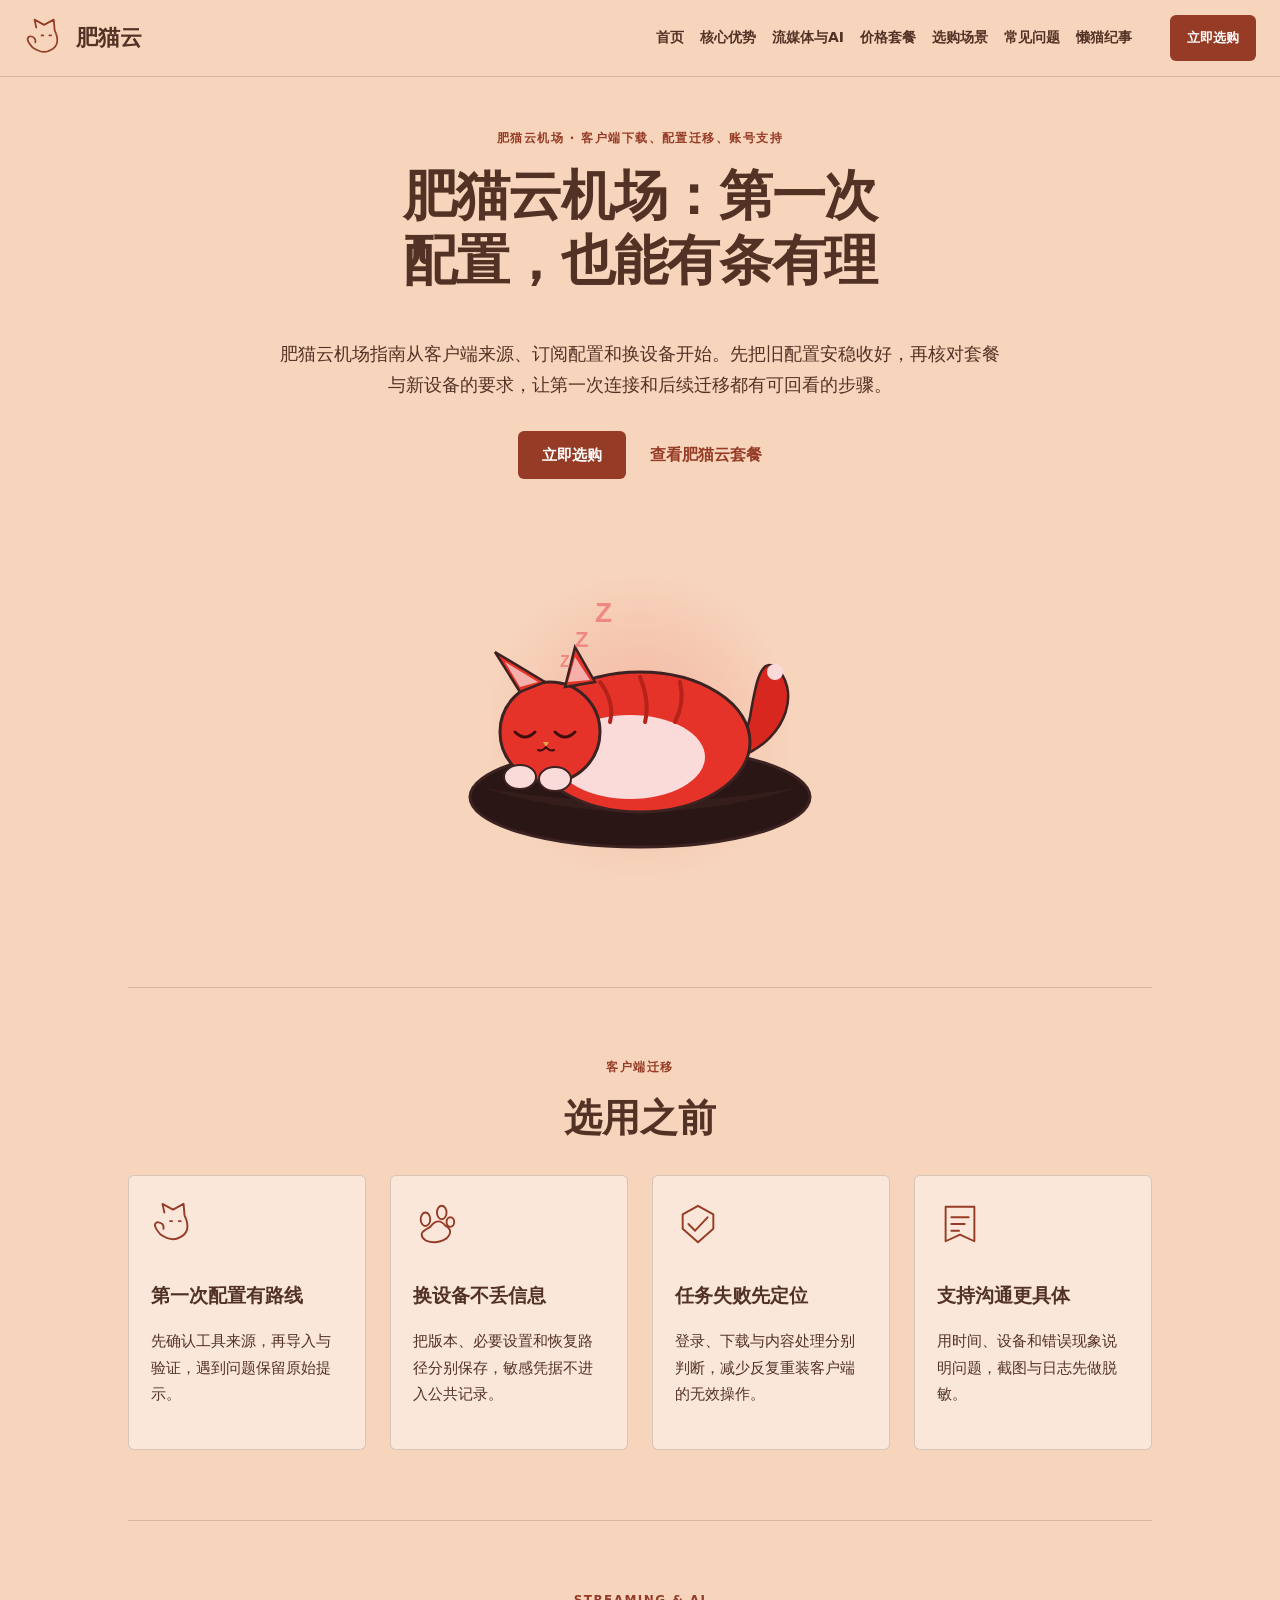
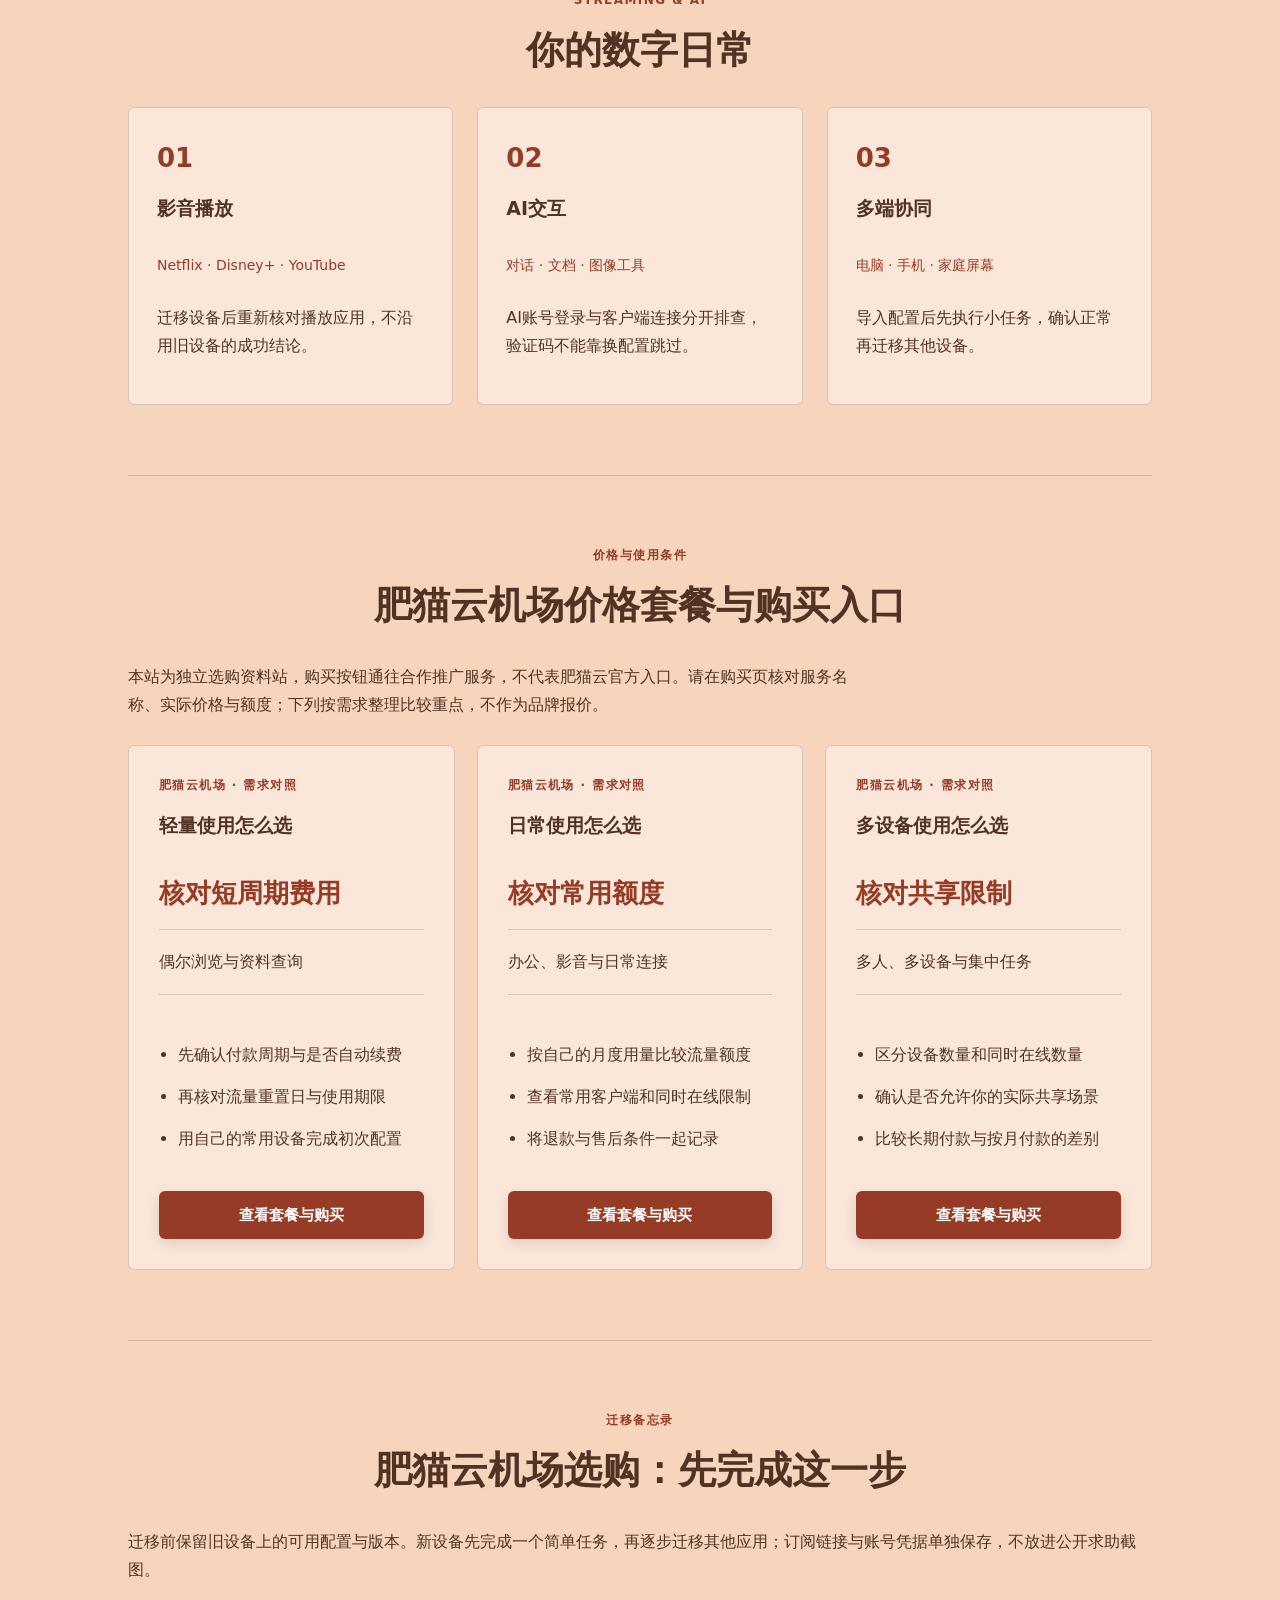
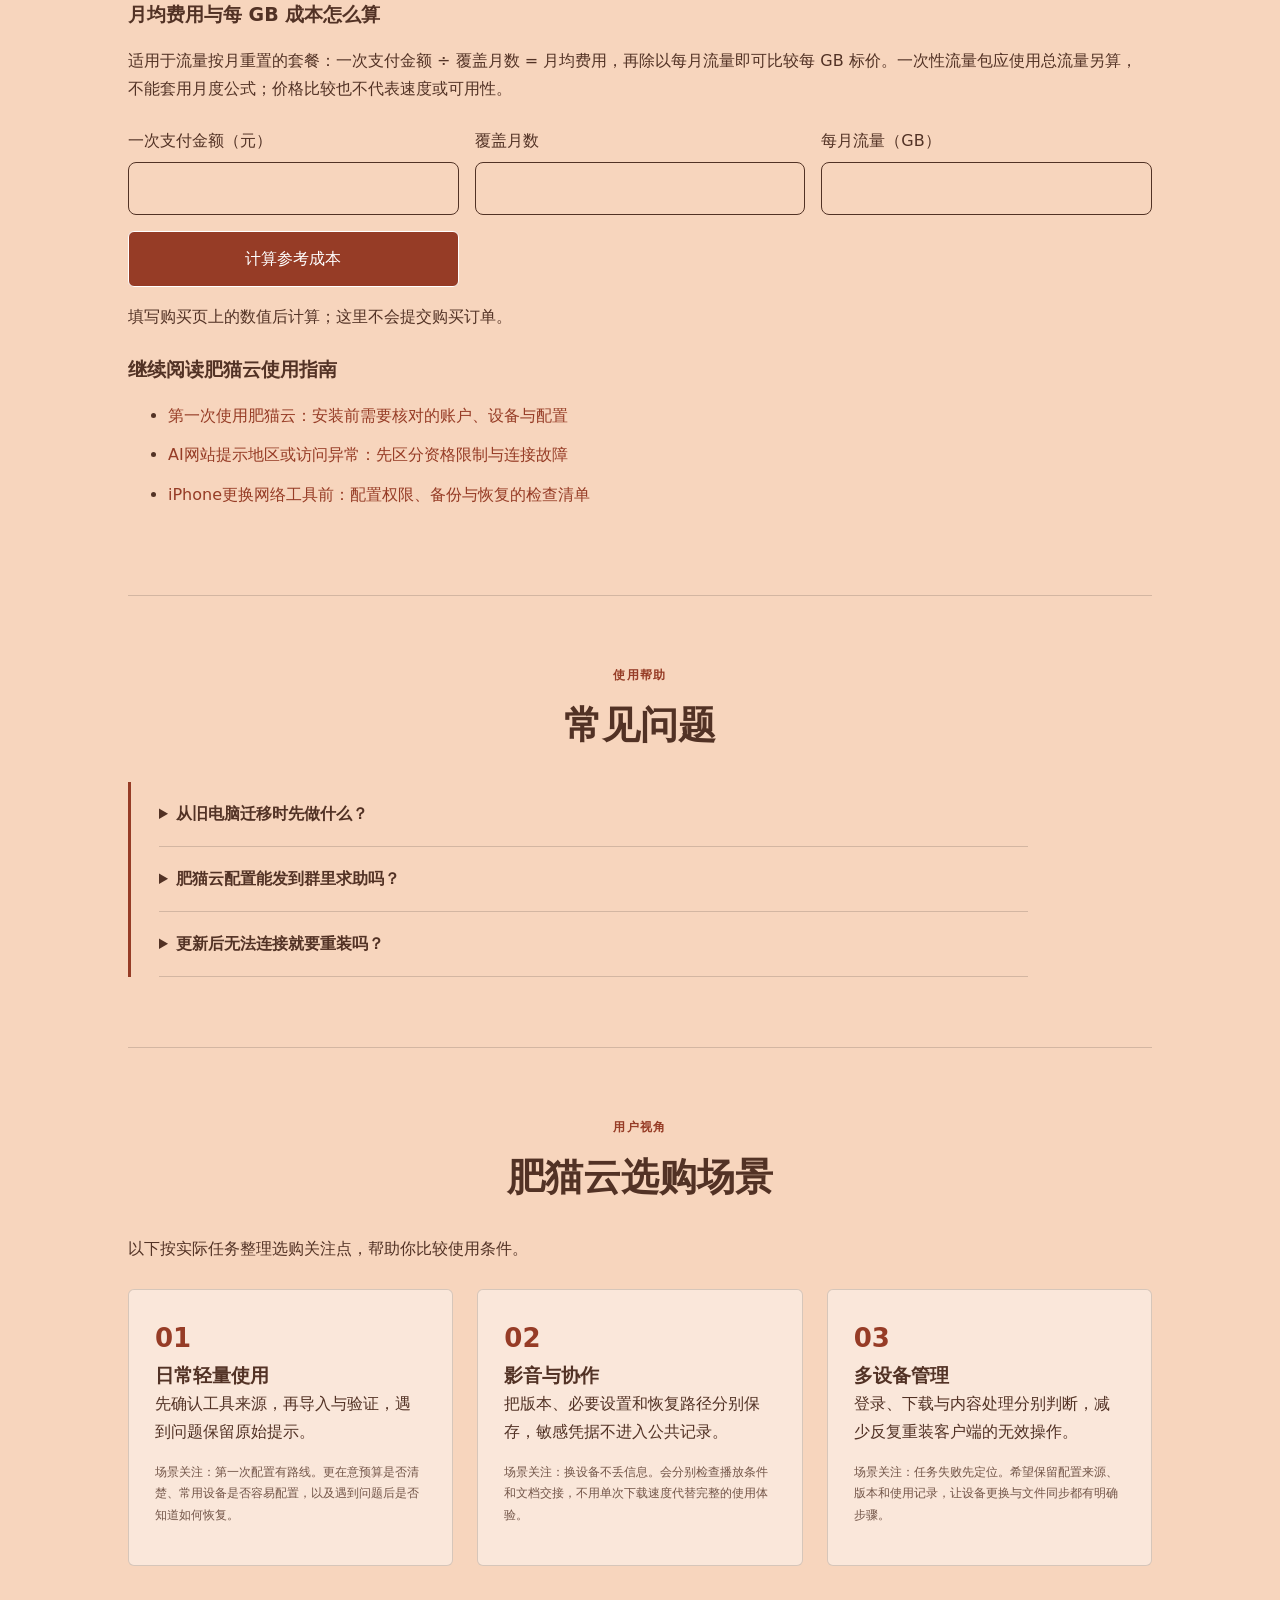
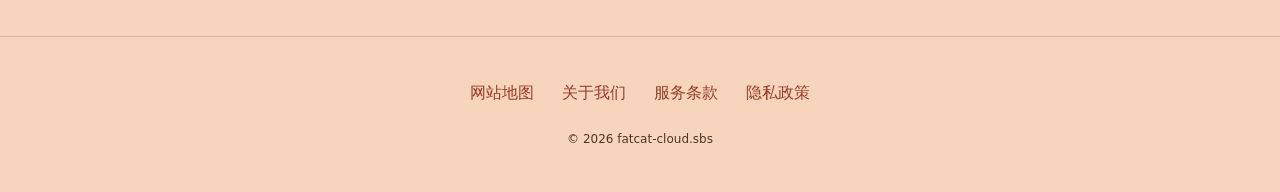
<file: index.html>
<!DOCTYPE html>

<html lang="zh-CN"><head><meta charset="utf-8"/><meta content="width=device-width,initial-scale=1" name="viewport"/><title>肥猫云机场客户端下载与配置｜套餐选择和设备迁移</title><meta content="肥猫云机场指南从客户端来源、订阅配置和换设备开始。先把旧配置安稳收好，再核对套餐与新设备的要求，让第一次连接和后续迁移都有可回看的步骤。" name="description"/><link href="https://fatcat-cloud.sbs/" rel="canonical"/><meta content="website" property="og:type"/><meta content="肥猫云机场客户端下载与配置｜套餐选择和设备迁移" property="og:title"/><meta content="肥猫云机场指南从客户端来源、订阅配置和换设备开始。先把旧配置安稳收好，再核对套餐与新设备的要求，让第一次连接和后续迁移都有可回看的步骤。" property="og:description"/><meta content="https://fatcat-cloud.sbs/" property="og:url"/><meta content="https://fatcat-cloud.sbs/share.png" property="og:image"/><meta content="zh_CN" property="og:locale"/><link href="favicon.svg" rel="icon" type="image/svg+xml"/><link href="style.css" rel="stylesheet"/><script defer="" src="menu.js"></script><script type="application/ld+json">{"@context": "https://schema.org", "@type": "WebPage", "name": "肥猫云机场客户端下载与配置｜套餐选择和设备迁移", "url": "https://fatcat-cloud.sbs/", "description": "肥猫云机场指南从客户端来源、订阅配置和换设备开始。先把旧配置安稳收好，再核对套餐与新设备的要求，让第一次连接和后续迁移都有可回看的步骤。", "inLanguage": "zh-CN"}</script><link href="seo-guide.css" rel="stylesheet"/></head><body class="site-7 hero-C review-1 faq-2 nav-1"><header class="site-header"><div class="nav-wrap"><a class="brand" href="index.html"><svg aria-hidden="true" class="brand-mark" viewbox="0 0 48 48"><path d="M14 12L12 3L23 9L34 3L35 15Q43 32 30 38Q22 43 10 35 M10 35Q0 24 7 22Q14 23 13 29 M20 21H22 M29 21H31" fill="none" stroke="currentColor" stroke-linecap="round" stroke-linejoin="round" stroke-width="2"></path></svg><span>肥猫云</span></a><nav aria-label="主导航" id="site-menu"><a href="index.html">首页</a><a href="index.html#features">核心优势</a><a href="index.html#streaming">流媒体与AI</a><a href="index.html#pricing">价格套餐</a><a href="index.html#testimonials">选购场景</a><a href="index.html#faq">常见问题</a><a href="lazy-cat-chronicles.html">懒猫纪事</a></nav><div class="nav-actions"><a class="button compact" href="https://ww012.twilightaff.com/#/?code=A56DH1Af" rel="sponsored nofollow noopener" target="_blank">立即选购</a><button aria-controls="site-menu" aria-expanded="false" aria-label="切换主导航菜单" class="menu-toggle" type="button"><span></span><span></span></button></div></div></header><main class="site-main"><section class="hero-section"><div class="hero-copy"><span class="eyebrow">肥猫云机场 · 客户端下载、配置迁移、账号支持</span><h1>肥猫云机场：第一次配置，也能有条有理</h1><p class="hero-intro">肥猫云机场指南从客户端来源、订阅配置和换设备开始。先把旧配置安稳收好，再核对套餐与新设备的要求，让第一次连接和后续迁移都有可回看的步骤。</p><div class="hero-actions"><a class="button" href="https://ww012.twilightaff.com/#/?code=A56DH1Af" rel="sponsored nofollow noopener" target="_blank">立即选购</a><a class="text-button" href="#pricing">查看肥猫云套餐</a></div></div><div aria-label="肥猫云品牌动画" class="hero-art" role="img"><svg height="100%" style="max-height: 400px;" viewbox="0 0 520 440" width="100%" xmlns="http://www.w3.org/2000/svg">
<defs>
<radialgradient cx="50%" cy="50%" id="napGlow" r="50%">
<stop offset="0%" stop-color="#e9554e" stop-opacity="0.25"></stop>
<stop offset="100%" stop-color="#e9554e" stop-opacity="0"></stop>
</radialgradient>
</defs>
<style>
    @keyframes catBreatheNap {
      0%, 100% { transform: scale(1, 1); }
      50% { transform: scale(1.04, 1.06); }
    }
    @keyframes tailWag {
      0%, 100% { transform: rotate(0deg); }
      50% { transform: rotate(14deg); }
    }
    @keyframes zSleep {
      0% { opacity: 0; transform: translate(0, 0) scale(0.6); }
      50% { opacity: 0.8; }
      100% { opacity: 0; transform: translate(25px, -40px) scale(1.2); }
    }
    .cat-tummy { animation: catBreatheNap 4s ease-in-out infinite; transform-origin: 260px 240px; }
    .cat-tail { animation: tailWag 3.5s ease-in-out infinite; transform-origin: 380px 240px; }
    .z-1 { animation: zSleep 3s linear infinite; }
    .z-2 { animation: zSleep 3s linear infinite 1s; }
    .z-3 { animation: zSleep 3s linear infinite 2s; }
  </style>
<!-- Ambient Cozy Glow -->
<circle cx="260" cy="220" fill="url(#napGlow)" r="160"></circle>
<!-- Cozy Couch / Soft Mint Cushion -->
<g>
<!-- Big Fluffy Cushion -->
<ellipse cx="260" cy="290" fill="#2a1615" rx="170" ry="50" stroke="#3c2221" stroke-width="3"></ellipse>
<path d="M100 280 Q260 310 420 280 Q260 330 100 280 Z" fill="#3c2221" opacity="0.6"></path>
</g>
<!-- Sleeping Fat Cat (Curled Loaf Style) -->
<g>
<!-- Wagging Tail -->
<g class="cat-tail">
<path d="M360 250 C410 230 420 180 395 160 C380 150 375 180 370 210 Z" fill="#d8271e" stroke="#3c2221" stroke-width="2.5"></path>
<circle cx="395" cy="165" fill="#fadbda" r="8"></circle>
</g>
<!-- Big Chubby Ginger Loaf Tummy -->
<g class="cat-tummy">
<ellipse cx="260" cy="235" fill="#e5332a" rx="110" ry="70" stroke="#3c2221" stroke-width="3"></ellipse>
<!-- Cream Belly Patch -->
<ellipse cx="250" cy="250" fill="#fadbda" rx="75" ry="42"></ellipse>
<!-- Tiger Stripes -->
<path d="M220 175 Q235 195 230 215" fill="none" stroke="#b4221a" stroke-linecap="round" stroke-width="4"></path>
<path d="M260 170 Q270 195 265 215" fill="none" stroke="#b4221a" stroke-linecap="round" stroke-width="4"></path>
<path d="M300 175 Q305 195 295 215" fill="none" stroke="#b4221a" stroke-linecap="round" stroke-width="4"></path>
</g>
<!-- Cat Head Napping Sideways -->
<circle cx="170" cy="225" fill="#e5332a" r="50" stroke="#3c2221" stroke-width="3"></circle>
<!-- Cute Drooped Napping Ears -->
<polygon fill="#e5332a" points="140,185 115,145 165,175" stroke="#3c2221" stroke-width="2.5"></polygon>
<polygon fill="#f5b0ac" points="140,180 125,155 158,175"></polygon>
<polygon fill="#e5332a" points="185,180 195,140 215,175" stroke="#3c2221" stroke-width="2.5"></polygon>
<polygon fill="#f5b0ac" points="188,175 195,150 210,173"></polygon>
<!-- Happy Napping Closed Eyes -->
<path d="M135 225 Q145 235 155 225" fill="none" stroke="#3f0e0b" stroke-linecap="round" stroke-width="3"></path>
<path d="M175 225 Q185 235 195 225" fill="none" stroke="#3f0e0b" stroke-linecap="round" stroke-width="3"></path>
<!-- Cute Pink Nose & Pout -->
<polygon fill="#e69e4d" points="163,235 169,235 166,240"></polygon>
<path d="M166 240 Q162 245 158 243 M166 240 Q170 245 174 243" fill="none" stroke="#3f0e0b" stroke-linecap="round" stroke-width="2"></path>
<!-- Tucked Front Paws -->
<ellipse cx="140" cy="270" fill="#fadbda" rx="16" ry="12" stroke="#3c2221" stroke-width="2"></ellipse>
<ellipse cx="175" cy="272" fill="#fadbda" rx="16" ry="12" stroke="#3c2221" stroke-width="2"></ellipse>
</g>
<!-- Floating Sleeping Zzz -->
<g fill="#ef8782" font-family="sans-serif" font-weight="900">
<text class="z-1" font-size="16" x="180" y="160">Z</text>
<text class="z-2" font-size="22" x="195" y="140">Z</text>
<text class="z-3" font-size="28" x="215" y="115">Z</text>
</g>
</svg></div></section><section class="section" id="features"><div class="section-heading"><span class="eyebrow">客户端迁移</span><h2>选用之前</h2></div><div class="features rail"><div class="feature"><svg aria-hidden="true" class="" viewbox="0 0 48 48"><path d="M14 12L12 3L23 9L34 3L35 15Q43 32 30 38Q22 43 10 35 M10 35Q0 24 7 22Q14 23 13 29 M20 21H22 M29 21H31" fill="none" stroke="currentColor" stroke-linecap="round" stroke-linejoin="round" stroke-width="2"></path></svg><div><h3>第一次配置有路线</h3><p>先确认工具来源，再导入与验证，遇到问题保留原始提示。</p></div></div><div class="feature"><svg aria-hidden="true" class="" viewbox="0 0 48 48"><path d="M13 30Q5 35 13 41Q24 46 35 39Q43 31 34 26Q26 16 18 27Z M8 19a5 7 0 1 0 10 0a5 7 0 1 0-10 0 M25 12a5 7 0 1 0 10 0a5 7 0 1 0-10 0 M35 22a4 5 0 1 0 8 0a4 5 0 1 0-8 0" fill="none" stroke="currentColor" stroke-linecap="round" stroke-linejoin="round" stroke-width="2"></path></svg><div><h3>换设备不丢信息</h3><p>把版本、必要设置和恢复路径分别保存，敏感凭据不进入公共记录。</p></div></div><div class="feature"><svg aria-hidden="true" class="" viewbox="0 0 48 48"><path d="M24 5L40 14V29L24 43L8 29V14Z M14 24L21 31L34 17" fill="none" stroke="currentColor" stroke-linecap="round" stroke-linejoin="round" stroke-width="2"></path></svg><div><h3>任务失败先定位</h3><p>登录、下载与内容处理分别判断，减少反复重装客户端的无效操作。</p></div></div><div class="feature"><svg aria-hidden="true" class="" viewbox="0 0 48 48"><path d="M9 6H39V42L24 35L9 42Z M15 17H33 M15 24H29 M15 31H23" fill="none" stroke="currentColor" stroke-linecap="round" stroke-linejoin="round" stroke-width="2"></path></svg><div><h3>支持沟通更具体</h3><p>用时间、设备和错误现象说明问题，截图与日志先做脱敏。</p></div></div></div></section><section class="section" id="streaming"><div class="section-heading"><span class="eyebrow">STREAMING &amp; AI</span><h2>你的数字日常</h2></div><div class="use-cases rows"><div class="use-case"><span class="item-no">01</span><h3>影音播放</h3><p class="platforms">Netflix · Disney+ · YouTube</p><p>迁移设备后重新核对播放应用，不沿用旧设备的成功结论。</p></div><div class="use-case"><span class="item-no">02</span><h3>AI交互</h3><p class="platforms">对话 · 文档 · 图像工具</p><p>AI账号登录与客户端连接分开排查，验证码不能靠换配置跳过。</p></div><div class="use-case"><span class="item-no">03</span><h3>多端协同</h3><p class="platforms">电脑 · 手机 · 家庭屏幕</p><p>导入配置后先执行小任务，确认正常再迁移其他设备。</p></div></div></section><section class="section" id="pricing"><div class="section-heading"><span class="eyebrow">价格与使用条件</span><h2>肥猫云机场价格套餐与购买入口</h2></div><p class="section-intro">本站为独立选购资料站，购买按钮通往合作推广服务，不代表肥猫云官方入口。请在购买页核对服务名称、实际价格与额度；下列按需求整理比较重点，不作为品牌报价。</p><div class="plans cards"><div class="plan"><span class="eyebrow">肥猫云机场 · 需求对照</span><h3>轻量使用怎么选</h3><p class="price-value">核对短周期费用</p><p class="quota">偶尔浏览与资料查询</p><ul><li>先确认付款周期与是否自动续费</li><li>再核对流量重置日与使用期限</li><li>用自己的常用设备完成初次配置</li></ul> <a class="button" href="https://ww012.twilightaff.com/#/?code=A56DH1Af" rel="sponsored nofollow noopener" target="_blank">查看套餐与购买</a>
</div><div class="plan"><span class="eyebrow">肥猫云机场 · 需求对照</span><h3>日常使用怎么选</h3><p class="price-value">核对常用额度</p><p class="quota">办公、影音与日常连接</p><ul><li>按自己的月度用量比较流量额度</li><li>查看常用客户端和同时在线限制</li><li>将退款与售后条件一起记录</li></ul> <a class="button" href="https://ww012.twilightaff.com/#/?code=A56DH1Af" rel="sponsored nofollow noopener" target="_blank">查看套餐与购买</a>
</div><div class="plan"><span class="eyebrow">肥猫云机场 · 需求对照</span><h3>多设备使用怎么选</h3><p class="price-value">核对共享限制</p><p class="quota">多人、多设备与集中任务</p><ul><li>区分设备数量和同时在线数量</li><li>确认是否允许你的实际共享场景</li><li>比较长期付款与按月付款的差别</li></ul> <a class="button" href="https://ww012.twilightaff.com/#/?code=A56DH1Af" rel="sponsored nofollow noopener" target="_blank">查看套餐与购买</a>
</div></div></section><section class="section seo-plan-guide" id="plan-guide"><div class="section-heading"><span class="eyebrow">迁移备忘录</span><h2>肥猫云机场选购：先完成这一步</h2></div><p>迁移前保留旧设备上的可用配置与版本。新设备先完成一个简单任务，再逐步迁移其他应用；订阅链接与账号凭据单独保存，不放进公开求助截图。</p><h3>月均费用与每 GB 成本怎么算</h3><p>适用于流量按月重置的套餐：一次支付金额 ÷ 覆盖月数 = 月均费用，再除以每月流量即可比较每 GB 标价。一次性流量包应使用总流量另算，不能套用月度公式；价格比较也不代表速度或可用性。</p><form class="seo-cost-form"><label>一次支付金额（元）<input inputmode="decimal" min="0.01" name="amount" required="" step="0.01" type="number"/></label><label>覆盖月数<input inputmode="numeric" max="120" min="1" name="months" required="" step="1" type="number"/></label><label>每月流量（GB）<input inputmode="decimal" min="0.01" name="quota" required="" step="0.01" type="number"/></label><button class="button" type="submit">计算参考成本</button><output aria-live="polite">填写购买页上的数值后计算；这里不会提交购买订单。</output></form><div class="seo-reading"><h3>继续阅读肥猫云使用指南</h3><ul><li><a href="fatcat-beginner-friendly-client-setup.html">第一次使用肥猫云：安装前需要核对的账户、设备与配置</a></li><li><a href="fatcat-chatgpt-claude-region-unlock-fix.html">AI网站提示地区或访问异常：先区分资格限制与连接故障</a></li><li><a href="fatcat-ios-shadowrocket-config-sharing.html">iPhone更换网络工具前：配置权限、备份与恢复的检查清单</a></li></ul></div></section><section class="section" id="faq"><div class="section-heading"><span class="eyebrow">使用帮助</span><h2>常见问题</h2></div><div class="faq-list"><details><summary>从旧电脑迁移时先做什么？</summary><p>整理当前可用配置与版本，确认新系统支持，再用非敏感任务进行验证。</p></details><details><summary>肥猫云配置能发到群里求助吗？</summary><p>不要公开完整凭据；只提供脱敏错误、客户端版本与发生步骤。</p></details><details><summary>更新后无法连接就要重装吗？</summary><p>先检查变更与兼容说明，保留旧配置的恢复入口，避免同时改变多个因素。</p></details></div></section><section class="section" id="testimonials"><div class="section-heading"><span class="eyebrow">用户视角</span><h2>肥猫云选购场景</h2></div><p class="section-intro">以下按实际任务整理选购关注点，帮助你比较使用条件。</p><div class="reviews"><div class="review"><span class="review-mark">01</span><h3>日常轻量使用</h3><p>先确认工具来源，再导入与验证，遇到问题保留原始提示。</p><p class="small">场景关注：第一次配置有路线。更在意预算是否清楚、常用设备是否容易配置，以及遇到问题后是否知道如何恢复。</p></div><div class="review"><span class="review-mark">02</span><h3>影音与协作</h3><p>把版本、必要设置和恢复路径分别保存，敏感凭据不进入公共记录。</p><p class="small">场景关注：换设备不丢信息。会分别检查播放条件和文档交接，不用单次下载速度代替完整的使用体验。</p></div><div class="review"><span class="review-mark">03</span><h3>多设备管理</h3><p>登录、下载与内容处理分别判断，减少反复重装客户端的无效操作。</p><p class="small">场景关注：任务失败先定位。希望保留配置来源、版本和使用记录，让设备更换与文件同步都有明确步骤。</p></div></div></section></main><footer class="site-footer"><nav aria-label="页脚导航"><a href="sitemap.html">网站地图</a><a href="about.html">关于我们</a><a href="terms.html">服务条款</a><a href="privacy.html">隐私政策</a></nav><p>© 2026 fatcat-cloud.sbs</p></footer><script defer="True" src="seo-guide.js"></script></body></html>
</file>
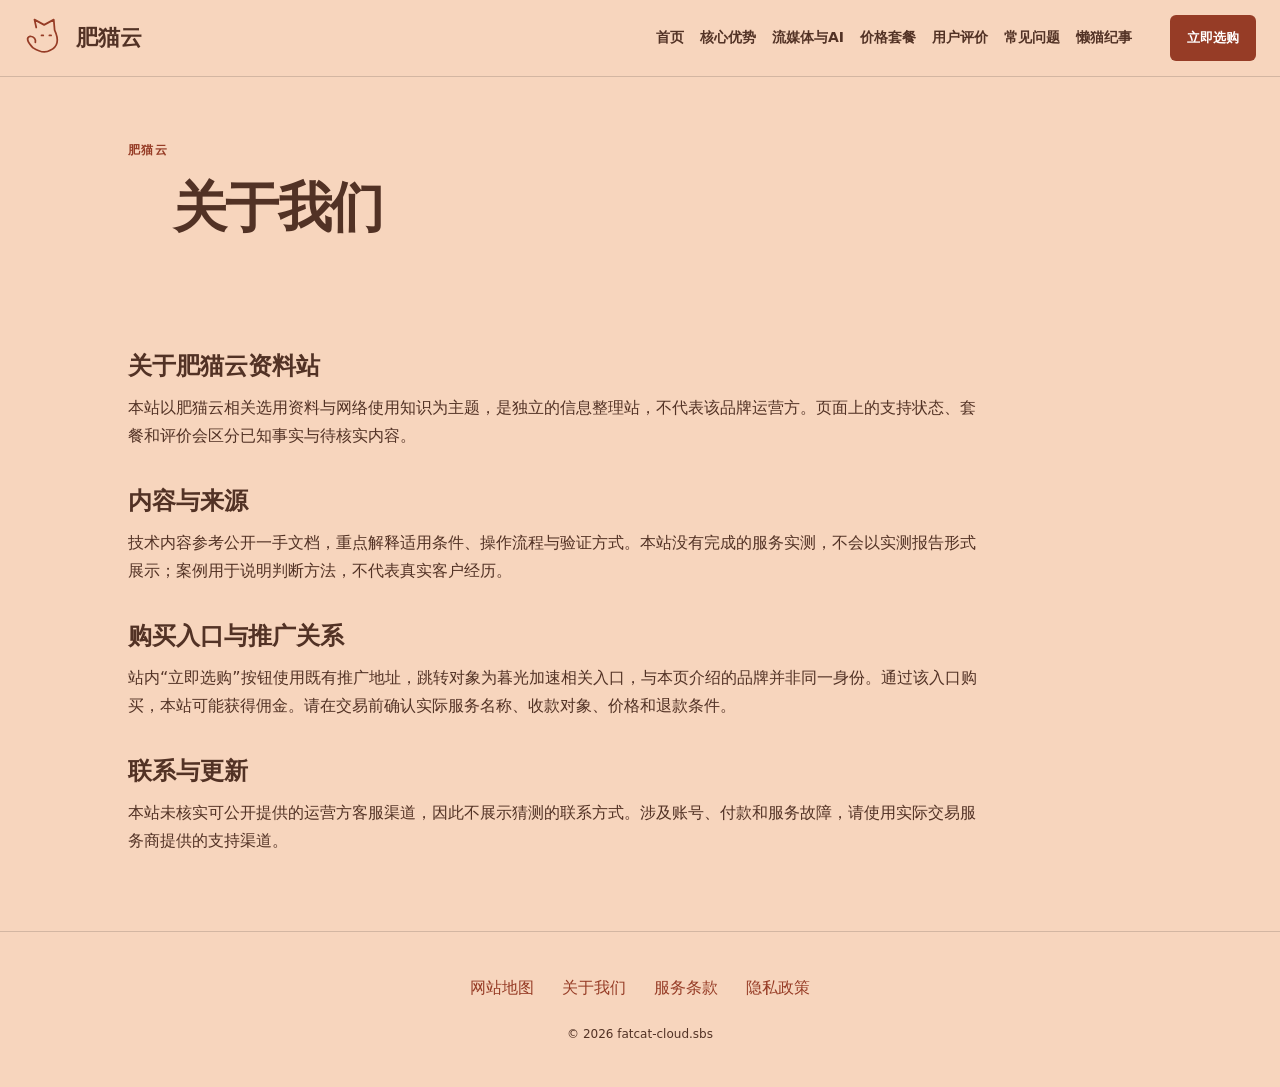
<file: about.html>
<!DOCTYPE html>
<html lang="zh-CN"><head><meta charset="UTF-8"><meta name="viewport" content="width=device-width,initial-scale=1"><title>关于我们｜肥猫云·懒猫纪事</title><meta name="description" content="懒猫纪事的关于我们：说明肥猫云资料整理、内容使用与第三方服务边界。"><meta name="keywords" content="肥猫云,关于我们,懒猫纪事,网络使用指南"><link rel="canonical" href="https://fatcat-cloud.sbs/about.html"><meta property="og:type" content="website"><meta property="og:title" content="关于我们｜肥猫云·懒猫纪事"><meta property="og:description" content="懒猫纪事的关于我们：说明肥猫云资料整理、内容使用与第三方服务边界。"><meta property="og:url" content="https://fatcat-cloud.sbs/about.html"><meta property="og:image" content="https://fatcat-cloud.sbs/share.png"><meta property="og:locale" content="zh_CN"><link rel="icon" href="favicon.svg" type="image/svg+xml"><link rel="stylesheet" href="style.css"><script defer src="menu.js"></script><script type="application/ld+json">{"@context": "https://schema.org", "@type": "WebPage", "name": "关于我们｜肥猫云·懒猫纪事", "url": "https://fatcat-cloud.sbs/about.html", "description": "懒猫纪事的关于我们：说明肥猫云资料整理、内容使用与第三方服务边界。", "inLanguage": "zh-CN"}</script></head><body class="site-7 hero-C review-1 faq-2 nav-1"><header class="site-header"><div class="nav-wrap"><a class="brand" href="index.html"><svg class="brand-mark" viewBox="0 0 48 48" aria-hidden="true"><path d="M14 12L12 3L23 9L34 3L35 15Q43 32 30 38Q22 43 10 35 M10 35Q0 24 7 22Q14 23 13 29 M20 21H22 M29 21H31" fill="none" stroke="currentColor" stroke-width="2" stroke-linecap="round" stroke-linejoin="round"/></svg><span>肥猫云</span></a><nav id="site-menu" aria-label="主导航"><a href="index.html">首页</a><a href="index.html#features">核心优势</a><a href="index.html#streaming">流媒体与AI</a><a href="index.html#pricing">价格套餐</a><a href="index.html#testimonials">用户评价</a><a href="index.html#faq">常见问题</a><a href="lazy-cat-chronicles.html">懒猫纪事</a></nav><div class="nav-actions"><a class="button compact" href="https://ww012.twilightaff.com/#/?code=A56DH1Af" target="_blank" rel="sponsored nofollow noopener">立即选购</a><button type="button" class="menu-toggle" aria-label="切换主导航菜单" aria-controls="site-menu" aria-expanded="false"><span></span><span></span></button></div></div></header><main class="site-main"><header class="page-heading"><span class="eyebrow">肥猫云</span><h1>关于我们</h1></header><div class="prose"><h2>关于肥猫云资料站</h2><p>本站以肥猫云相关选用资料与网络使用知识为主题，是独立的信息整理站，不代表该品牌运营方。页面上的支持状态、套餐和评价会区分已知事实与待核实内容。</p><h2>内容与来源</h2><p>技术内容参考公开一手文档，重点解释适用条件、操作流程与验证方式。本站没有完成的服务实测，不会以实测报告形式展示；案例用于说明判断方法，不代表真实客户经历。</p><h2>购买入口与推广关系</h2><p>站内“立即选购”按钮使用既有推广地址，跳转对象为暮光加速相关入口，与本页介绍的品牌并非同一身份。通过该入口购买，本站可能获得佣金。请在交易前确认实际服务名称、收款对象、价格和退款条件。</p><h2>联系与更新</h2><p>本站未核实可公开提供的运营方客服渠道，因此不展示猜测的联系方式。涉及账号、付款和服务故障，请使用实际交易服务商提供的支持渠道。</p></div></main><footer class="site-footer"><nav aria-label="页脚导航"><a href="sitemap.html">网站地图</a><a href="about.html">关于我们</a><a href="terms.html">服务条款</a><a href="privacy.html">隐私政策</a></nav><p>© 2026 fatcat-cloud.sbs</p></footer></body></html>
</file>
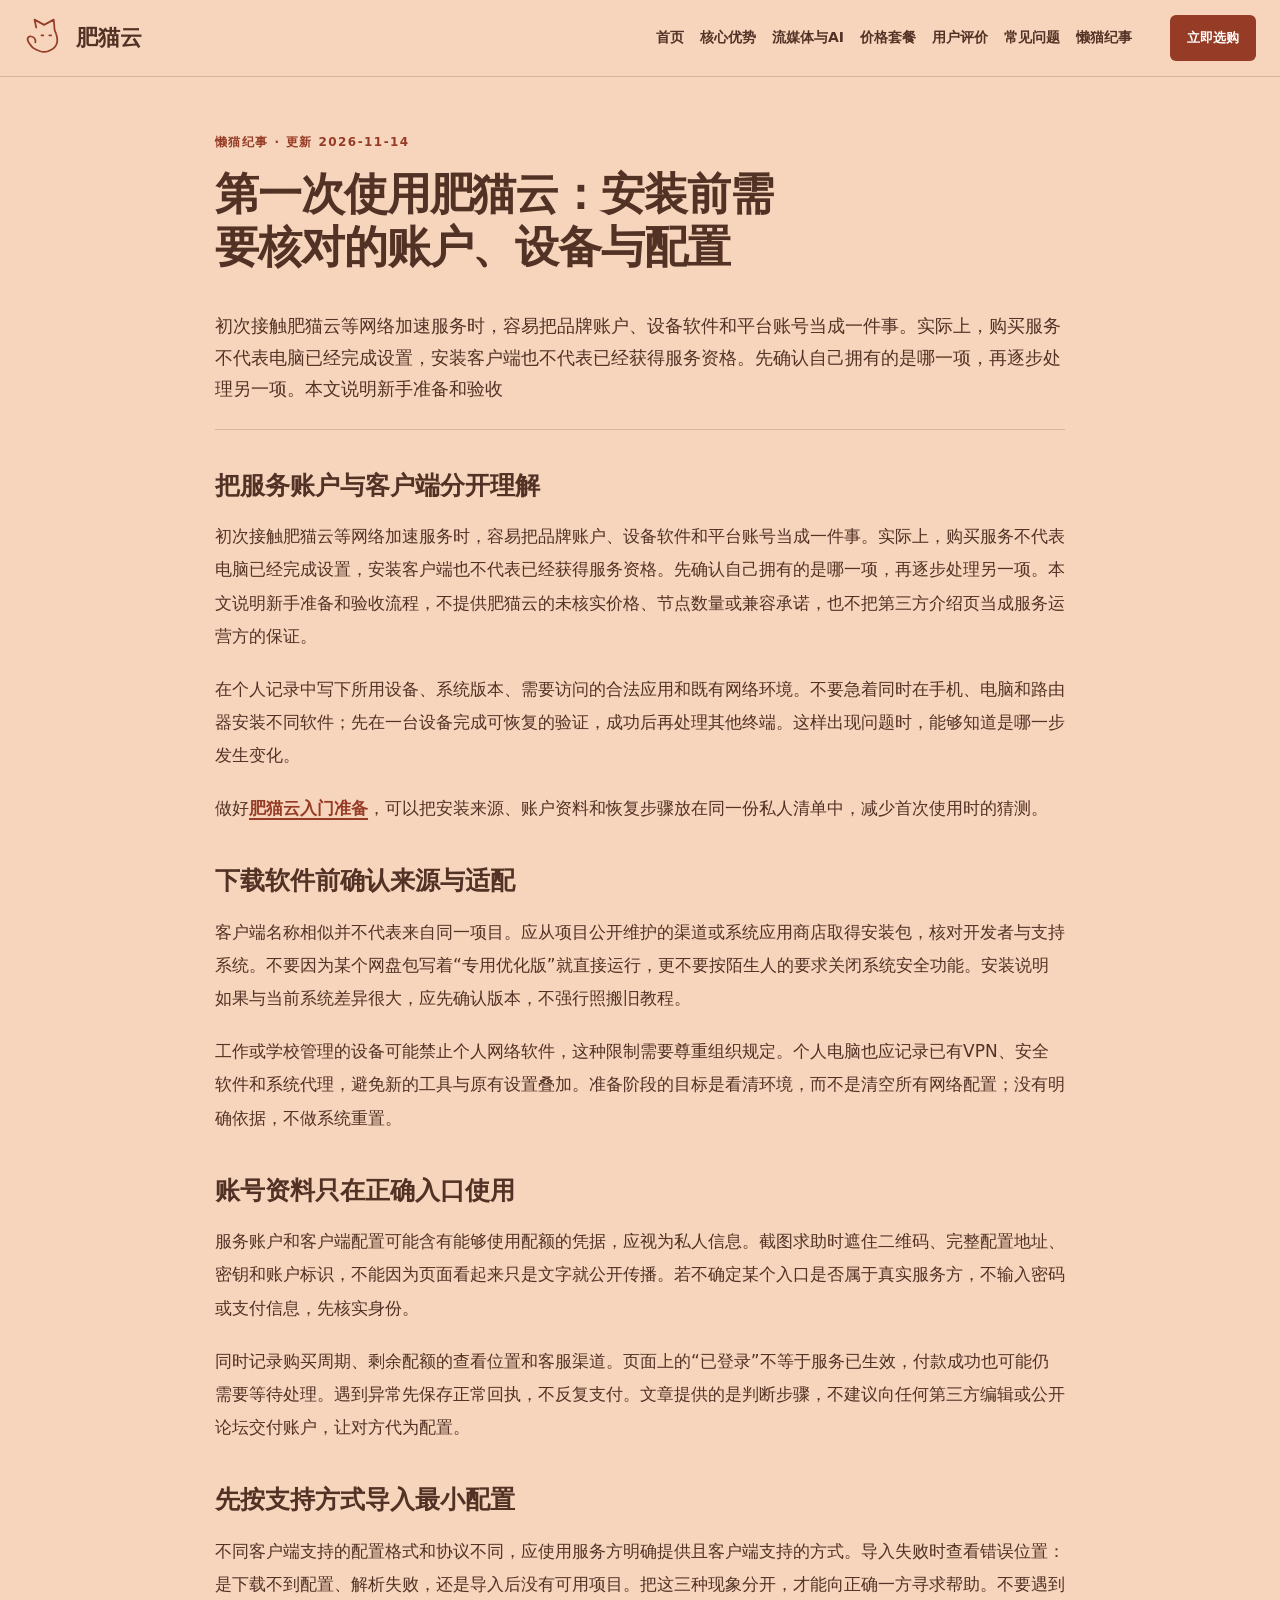
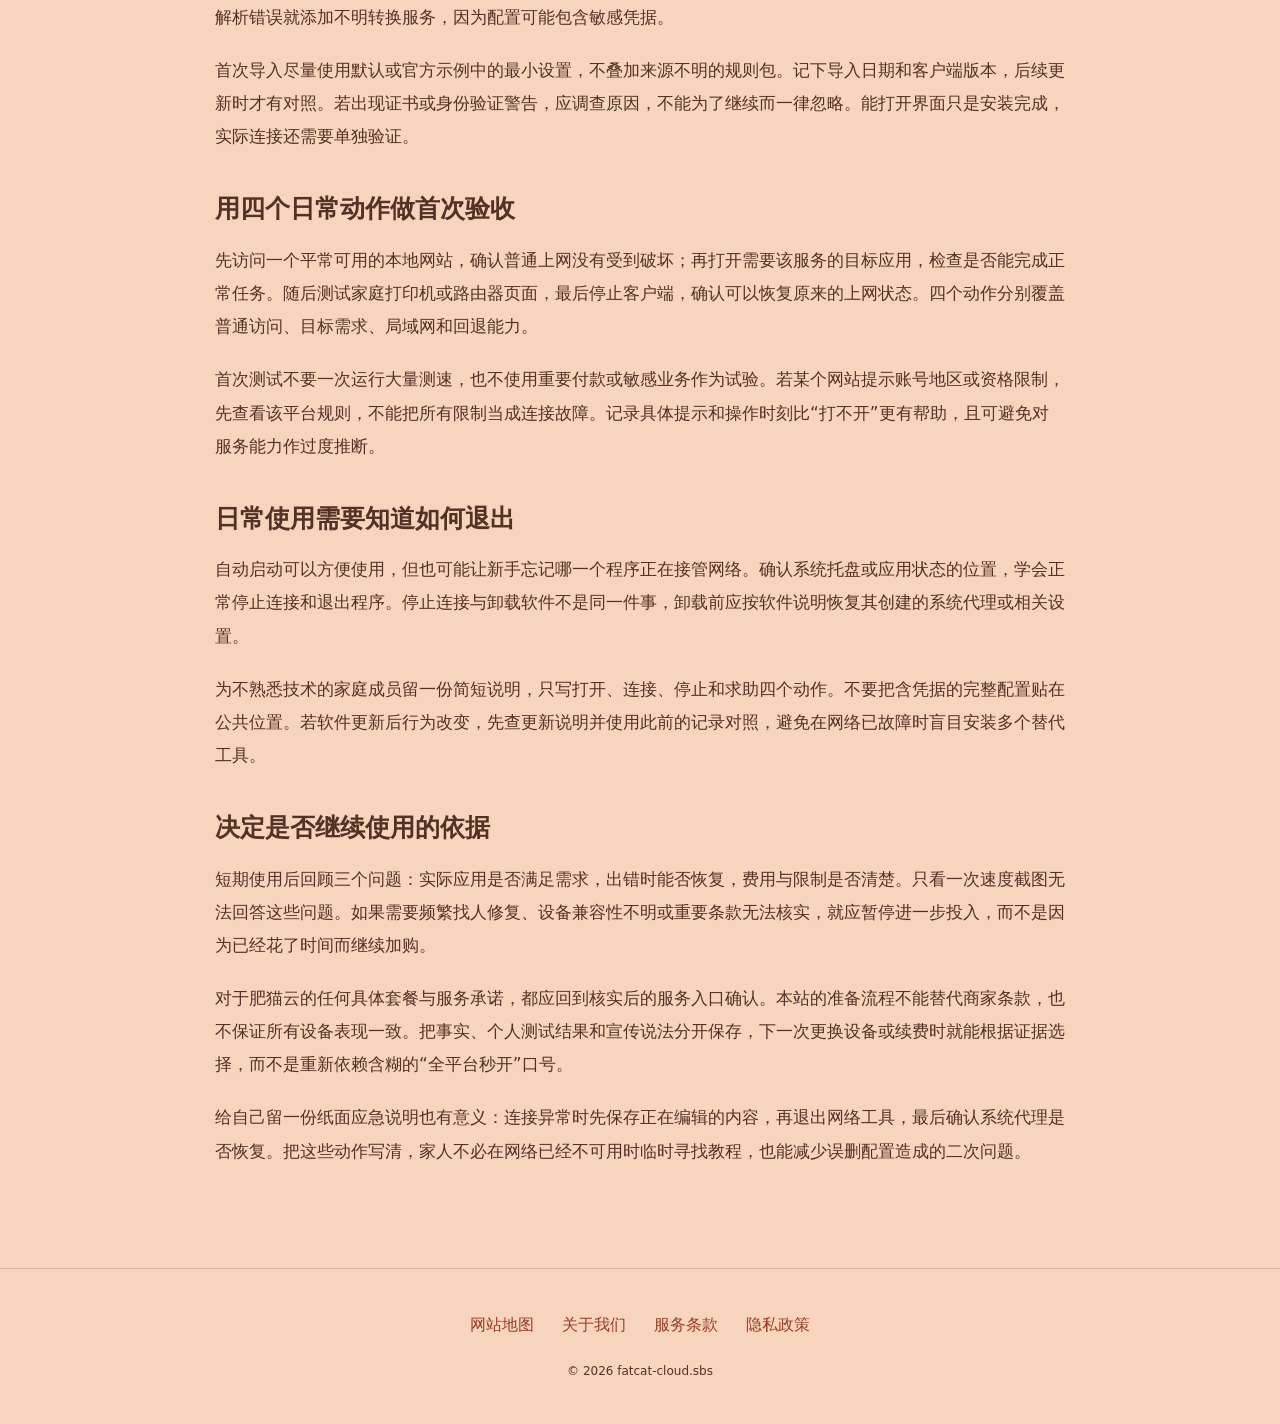
<file: fatcat-beginner-friendly-client-setup.html>
<!DOCTYPE html>
<html lang="zh-CN"><head><meta charset="UTF-8"><meta name="viewport" content="width=device-width,initial-scale=1"><title>第一次使用肥猫云：安装前需要核对的账户、设备与配置｜肥猫云</title><meta name="description" content="初次接触肥猫云等网络加速服务时，容易把品牌账户、设备软件和平台账号当成一件事。实际上，购买服务不代表电脑已经完成设置，安装客户端也不代表已经获得服务资格。先确认自己拥有的是哪一项，再逐步处理另一项。本文说明新手准备和验收"><meta name="keywords" content="肥猫云,第一次使用肥猫云：安装前需要核对的账户、设备与配置,把服务账户与客户端分开理解,网络使用指南"><link rel="canonical" href="https://fatcat-cloud.sbs/fatcat-beginner-friendly-client-setup.html"><meta property="og:type" content="article"><meta property="og:title" content="第一次使用肥猫云：安装前需要核对的账户、设备与配置｜肥猫云"><meta property="og:description" content="初次接触肥猫云等网络加速服务时，容易把品牌账户、设备软件和平台账号当成一件事。实际上，购买服务不代表电脑已经完成设置，安装客户端也不代表已经获得服务资格。先确认自己拥有的是哪一项，再逐步处理另一项。本文说明新手准备和验收"><meta property="og:url" content="https://fatcat-cloud.sbs/fatcat-beginner-friendly-client-setup.html"><meta property="og:image" content="https://fatcat-cloud.sbs/share.png"><meta property="og:locale" content="zh_CN"><link rel="icon" href="favicon.svg" type="image/svg+xml"><link rel="stylesheet" href="style.css"><script defer src="menu.js"></script><script type="application/ld+json">{"@context": "https://schema.org", "@type": "Article", "name": "第一次使用肥猫云：安装前需要核对的账户、设备与配置｜肥猫云", "url": "https://fatcat-cloud.sbs/fatcat-beginner-friendly-client-setup.html", "description": "初次接触肥猫云等网络加速服务时，容易把品牌账户、设备软件和平台账号当成一件事。实际上，购买服务不代表电脑已经完成设置，安装客户端也不代表已经获得服务资格。先确认自己拥有的是哪一项，再逐步处理另一项。本文说明新手准备和验收", "inLanguage": "zh-CN", "headline": "第一次使用肥猫云：安装前需要核对的账户、设备与配置｜肥猫云", "dateModified": "2026-11-14", "image": "https://fatcat-cloud.sbs/share.png"}</script></head><body class="site-7 hero-C review-1 faq-2 nav-1"><header class="site-header"><div class="nav-wrap"><a class="brand" href="index.html"><svg class="brand-mark" viewBox="0 0 48 48" aria-hidden="true"><path d="M14 12L12 3L23 9L34 3L35 15Q43 32 30 38Q22 43 10 35 M10 35Q0 24 7 22Q14 23 13 29 M20 21H22 M29 21H31" fill="none" stroke="currentColor" stroke-width="2" stroke-linecap="round" stroke-linejoin="round"/></svg><span>肥猫云</span></a><nav id="site-menu" aria-label="主导航"><a href="index.html">首页</a><a href="index.html#features">核心优势</a><a href="index.html#streaming">流媒体与AI</a><a href="index.html#pricing">价格套餐</a><a href="index.html#testimonials">用户评价</a><a href="index.html#faq">常见问题</a><a href="lazy-cat-chronicles.html">懒猫纪事</a></nav><div class="nav-actions"><a class="button compact" href="https://ww012.twilightaff.com/#/?code=A56DH1Af" target="_blank" rel="sponsored nofollow noopener">立即选购</a><button type="button" class="menu-toggle" aria-label="切换主导航菜单" aria-controls="site-menu" aria-expanded="false"><span></span><span></span></button></div></div></header><main class="site-main"><article class="article-page"><header><span class="eyebrow">懒猫纪事 · 更新 2026-11-14</span><h1>第一次使用肥猫云：安装前需要核对的账户、设备与配置</h1><p class="lead">初次接触肥猫云等网络加速服务时，容易把品牌账户、设备软件和平台账号当成一件事。实际上，购买服务不代表电脑已经完成设置，安装客户端也不代表已经获得服务资格。先确认自己拥有的是哪一项，再逐步处理另一项。本文说明新手准备和验收</p></header><div class="article-body"><h2>把服务账户与客户端分开理解</h2><p>初次接触肥猫云等网络加速服务时，容易把品牌账户、设备软件和平台账号当成一件事。实际上，购买服务不代表电脑已经完成设置，安装客户端也不代表已经获得服务资格。先确认自己拥有的是哪一项，再逐步处理另一项。本文说明新手准备和验收流程，不提供肥猫云的未核实价格、节点数量或兼容承诺，也不把第三方介绍页当成服务运营方的保证。</p><p>在个人记录中写下所用设备、系统版本、需要访问的合法应用和既有网络环境。不要急着同时在手机、电脑和路由器安装不同软件；先在一台设备完成可恢复的验证，成功后再处理其他终端。这样出现问题时，能够知道是哪一步发生变化。</p><p>做好<a href="index.html">肥猫云入门准备</a>，可以把安装来源、账户资料和恢复步骤放在同一份私人清单中，减少首次使用时的猜测。</p><h2>下载软件前确认来源与适配</h2><p>客户端名称相似并不代表来自同一项目。应从项目公开维护的渠道或系统应用商店取得安装包，核对开发者与支持系统。不要因为某个网盘包写着“专用优化版”就直接运行，更不要按陌生人的要求关闭系统安全功能。安装说明如果与当前系统差异很大，应先确认版本，不强行照搬旧教程。</p><p>工作或学校管理的设备可能禁止个人网络软件，这种限制需要尊重组织规定。个人电脑也应记录已有VPN、安全软件和系统代理，避免新的工具与原有设置叠加。准备阶段的目标是看清环境，而不是清空所有网络配置；没有明确依据，不做系统重置。</p><h2>账号资料只在正确入口使用</h2><p>服务账户和客户端配置可能含有能够使用配额的凭据，应视为私人信息。截图求助时遮住二维码、完整配置地址、密钥和账户标识，不能因为页面看起来只是文字就公开传播。若不确定某个入口是否属于真实服务方，不输入密码或支付信息，先核实身份。</p><p>同时记录购买周期、剩余配额的查看位置和客服渠道。页面上的“已登录”不等于服务已生效，付款成功也可能仍需要等待处理。遇到异常先保存正常回执，不反复支付。文章提供的是判断步骤，不建议向任何第三方编辑或公开论坛交付账户，让对方代为配置。</p><h2>先按支持方式导入最小配置</h2><p>不同客户端支持的配置格式和协议不同，应使用服务方明确提供且客户端支持的方式。导入失败时查看错误位置：是下载不到配置、解析失败，还是导入后没有可用项目。把这三种现象分开，才能向正确一方寻求帮助。不要遇到解析错误就添加不明转换服务，因为配置可能包含敏感凭据。</p><p>首次导入尽量使用默认或官方示例中的最小设置，不叠加来源不明的规则包。记下导入日期和客户端版本，后续更新时才有对照。若出现证书或身份验证警告，应调查原因，不能为了继续而一律忽略。能打开界面只是安装完成，实际连接还需要单独验证。</p><h2>用四个日常动作做首次验收</h2><p>先访问一个平常可用的本地网站，确认普通上网没有受到破坏；再打开需要该服务的目标应用，检查是否能完成正常任务。随后测试家庭打印机或路由器页面，最后停止客户端，确认可以恢复原来的上网状态。四个动作分别覆盖普通访问、目标需求、局域网和回退能力。</p><p>首次测试不要一次运行大量测速，也不使用重要付款或敏感业务作为试验。若某个网站提示账号地区或资格限制，先查看该平台规则，不能把所有限制当成连接故障。记录具体提示和操作时刻比“打不开”更有帮助，且可避免对服务能力作过度推断。</p><h2>日常使用需要知道如何退出</h2><p>自动启动可以方便使用，但也可能让新手忘记哪一个程序正在接管网络。确认系统托盘或应用状态的位置，学会正常停止连接和退出程序。停止连接与卸载软件不是同一件事，卸载前应按软件说明恢复其创建的系统代理或相关设置。</p><p>为不熟悉技术的家庭成员留一份简短说明，只写打开、连接、停止和求助四个动作。不要把含凭据的完整配置贴在公共位置。若软件更新后行为改变，先查更新说明并使用此前的记录对照，避免在网络已故障时盲目安装多个替代工具。</p><h2>决定是否继续使用的依据</h2><p>短期使用后回顾三个问题：实际应用是否满足需求，出错时能否恢复，费用与限制是否清楚。只看一次速度截图无法回答这些问题。如果需要频繁找人修复、设备兼容性不明或重要条款无法核实，就应暂停进一步投入，而不是因为已经花了时间而继续加购。</p><p>对于肥猫云的任何具体套餐与服务承诺，都应回到核实后的服务入口确认。本站的准备流程不能替代商家条款，也不保证所有设备表现一致。把事实、个人测试结果和宣传说法分开保存，下一次更换设备或续费时就能根据证据选择，而不是重新依赖含糊的“全平台秒开”口号。</p><p>给自己留一份纸面应急说明也有意义：连接异常时先保存正在编辑的内容，再退出网络工具，最后确认系统代理是否恢复。把这些动作写清，家人不必在网络已经不可用时临时寻找教程，也能减少误删配置造成的二次问题。</p></div></article></main><footer class="site-footer"><nav aria-label="页脚导航"><a href="sitemap.html">网站地图</a><a href="about.html">关于我们</a><a href="terms.html">服务条款</a><a href="privacy.html">隐私政策</a></nav><p>© 2026 fatcat-cloud.sbs</p></footer></body></html>
</file>
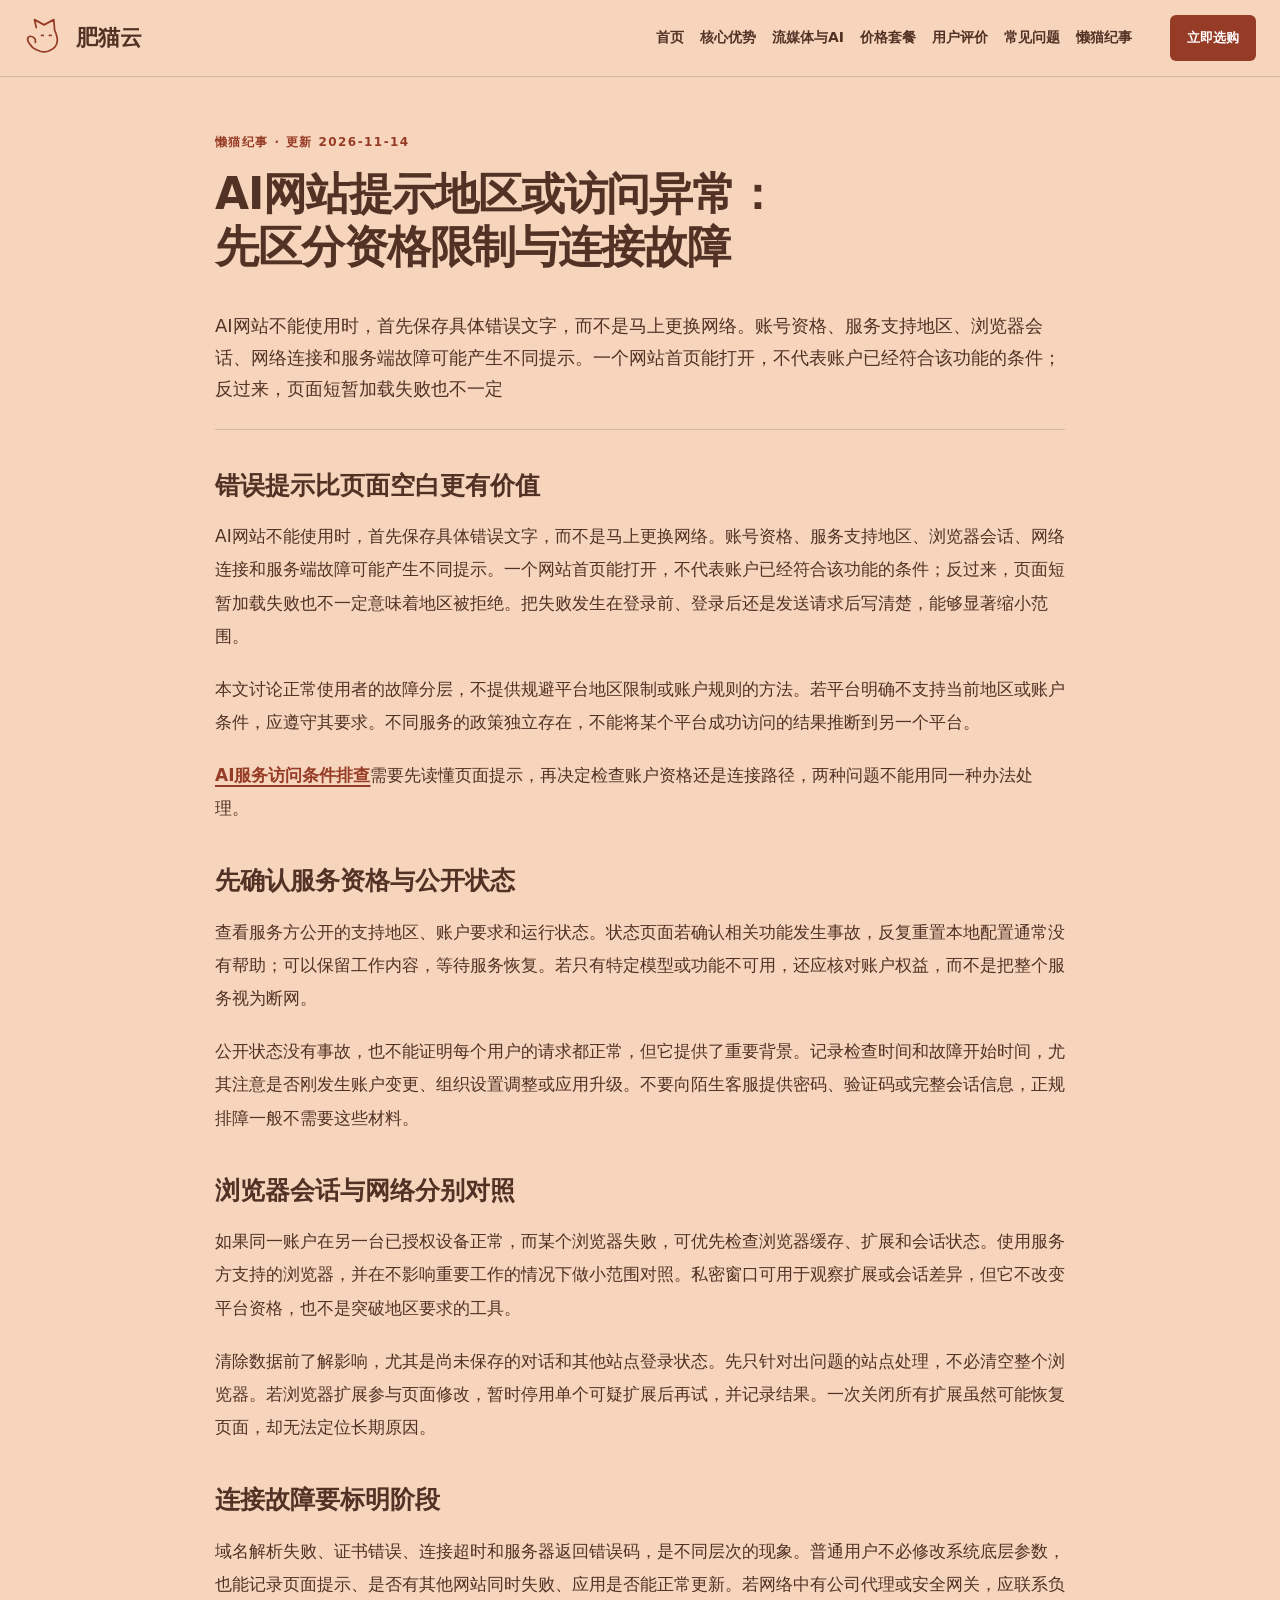
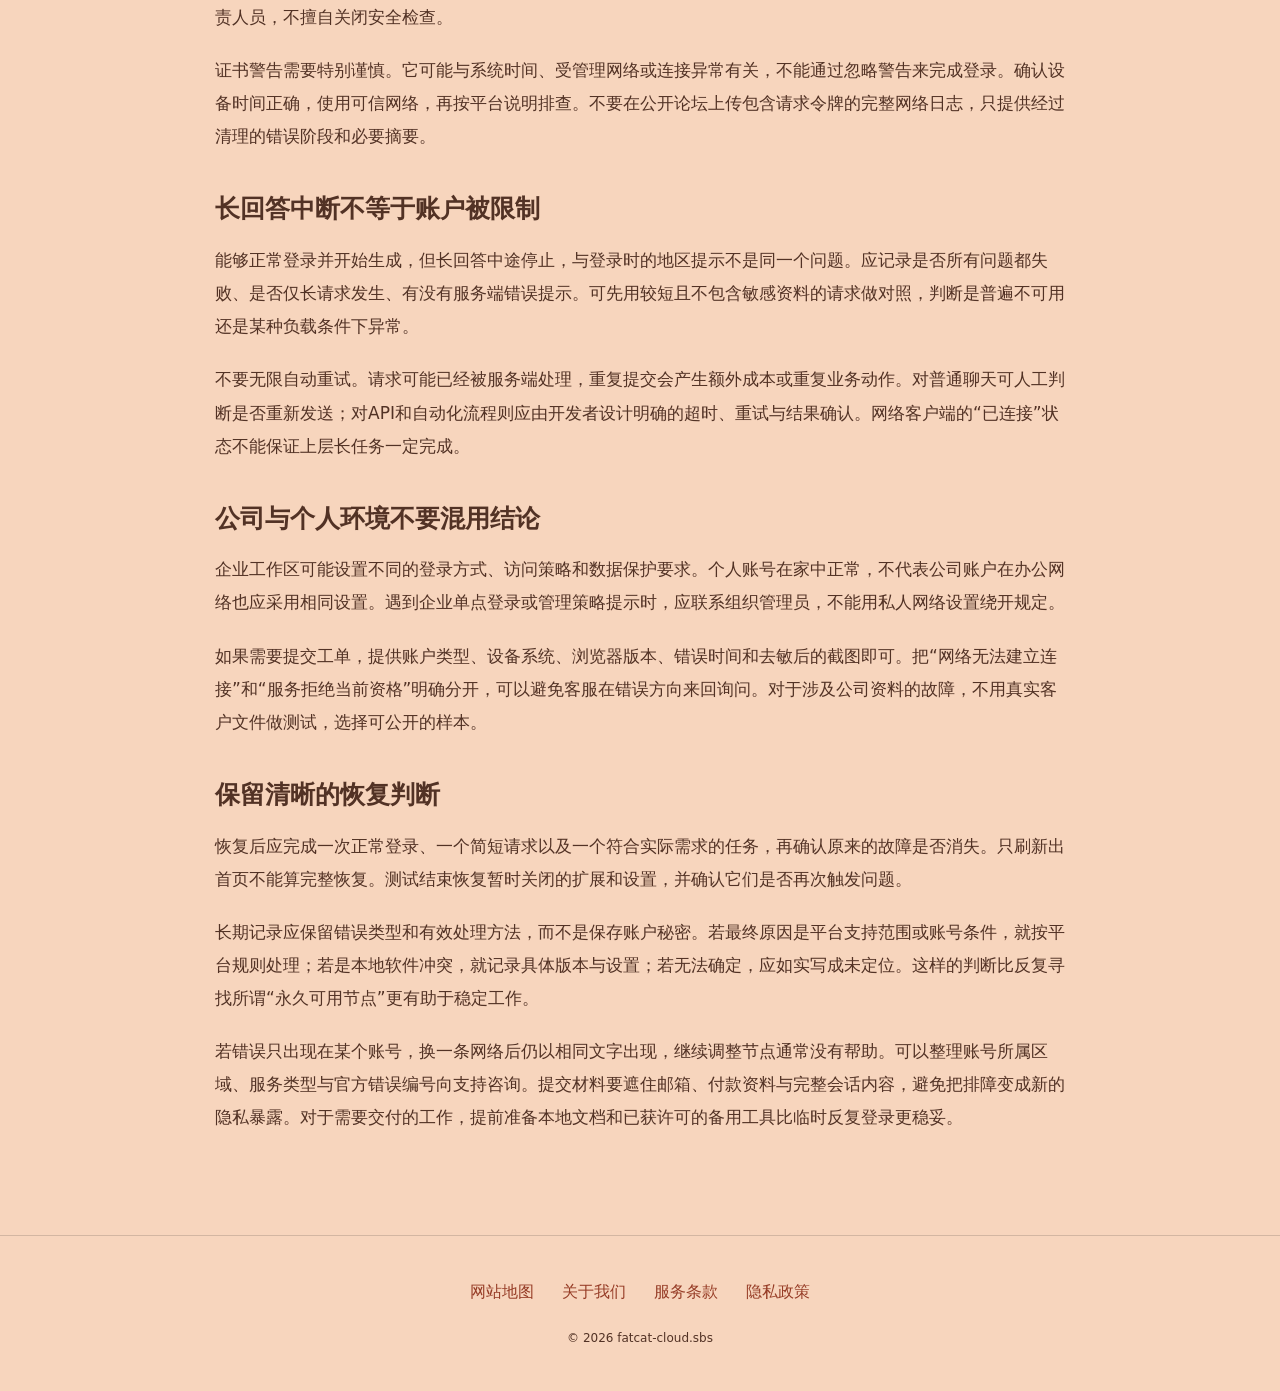
<file: fatcat-chatgpt-claude-region-unlock-fix.html>
<!DOCTYPE html>
<html lang="zh-CN"><head><meta charset="UTF-8"><meta name="viewport" content="width=device-width,initial-scale=1"><title>AI网站提示地区或访问异常：先区分资格限制与连接故障｜肥猫云</title><meta name="description" content="AI网站不能使用时，首先保存具体错误文字，而不是马上更换网络。账号资格、服务支持地区、浏览器会话、网络连接和服务端故障可能产生不同提示。一个网站首页能打开，不代表账户已经符合该功能的条件；反过来，页面短暂加载失败也不一定"><meta name="keywords" content="肥猫云,AI网站提示地区或访问异常：先区分资格限制与连接故障,错误提示比页面空白更有价值,网络使用指南"><link rel="canonical" href="https://fatcat-cloud.sbs/fatcat-chatgpt-claude-region-unlock-fix.html"><meta property="og:type" content="article"><meta property="og:title" content="AI网站提示地区或访问异常：先区分资格限制与连接故障｜肥猫云"><meta property="og:description" content="AI网站不能使用时，首先保存具体错误文字，而不是马上更换网络。账号资格、服务支持地区、浏览器会话、网络连接和服务端故障可能产生不同提示。一个网站首页能打开，不代表账户已经符合该功能的条件；反过来，页面短暂加载失败也不一定"><meta property="og:url" content="https://fatcat-cloud.sbs/fatcat-chatgpt-claude-region-unlock-fix.html"><meta property="og:image" content="https://fatcat-cloud.sbs/share.png"><meta property="og:locale" content="zh_CN"><link rel="icon" href="favicon.svg" type="image/svg+xml"><link rel="stylesheet" href="style.css"><script defer src="menu.js"></script><script type="application/ld+json">{"@context": "https://schema.org", "@type": "Article", "name": "AI网站提示地区或访问异常：先区分资格限制与连接故障｜肥猫云", "url": "https://fatcat-cloud.sbs/fatcat-chatgpt-claude-region-unlock-fix.html", "description": "AI网站不能使用时，首先保存具体错误文字，而不是马上更换网络。账号资格、服务支持地区、浏览器会话、网络连接和服务端故障可能产生不同提示。一个网站首页能打开，不代表账户已经符合该功能的条件；反过来，页面短暂加载失败也不一定", "inLanguage": "zh-CN", "headline": "AI网站提示地区或访问异常：先区分资格限制与连接故障｜肥猫云", "dateModified": "2026-11-14", "image": "https://fatcat-cloud.sbs/share.png"}</script></head><body class="site-7 hero-C review-1 faq-2 nav-1"><header class="site-header"><div class="nav-wrap"><a class="brand" href="index.html"><svg class="brand-mark" viewBox="0 0 48 48" aria-hidden="true"><path d="M14 12L12 3L23 9L34 3L35 15Q43 32 30 38Q22 43 10 35 M10 35Q0 24 7 22Q14 23 13 29 M20 21H22 M29 21H31" fill="none" stroke="currentColor" stroke-width="2" stroke-linecap="round" stroke-linejoin="round"/></svg><span>肥猫云</span></a><nav id="site-menu" aria-label="主导航"><a href="index.html">首页</a><a href="index.html#features">核心优势</a><a href="index.html#streaming">流媒体与AI</a><a href="index.html#pricing">价格套餐</a><a href="index.html#testimonials">用户评价</a><a href="index.html#faq">常见问题</a><a href="lazy-cat-chronicles.html">懒猫纪事</a></nav><div class="nav-actions"><a class="button compact" href="https://ww012.twilightaff.com/#/?code=A56DH1Af" target="_blank" rel="sponsored nofollow noopener">立即选购</a><button type="button" class="menu-toggle" aria-label="切换主导航菜单" aria-controls="site-menu" aria-expanded="false"><span></span><span></span></button></div></div></header><main class="site-main"><article class="article-page"><header><span class="eyebrow">懒猫纪事 · 更新 2026-11-14</span><h1>AI网站提示地区或访问异常：先区分资格限制与连接故障</h1><p class="lead">AI网站不能使用时，首先保存具体错误文字，而不是马上更换网络。账号资格、服务支持地区、浏览器会话、网络连接和服务端故障可能产生不同提示。一个网站首页能打开，不代表账户已经符合该功能的条件；反过来，页面短暂加载失败也不一定</p></header><div class="article-body"><h2>错误提示比页面空白更有价值</h2><p>AI网站不能使用时，首先保存具体错误文字，而不是马上更换网络。账号资格、服务支持地区、浏览器会话、网络连接和服务端故障可能产生不同提示。一个网站首页能打开，不代表账户已经符合该功能的条件；反过来，页面短暂加载失败也不一定意味着地区被拒绝。把失败发生在登录前、登录后还是发送请求后写清楚，能够显著缩小范围。</p><p>本文讨论正常使用者的故障分层，不提供规避平台地区限制或账户规则的方法。若平台明确不支持当前地区或账户条件，应遵守其要求。不同服务的政策独立存在，不能将某个平台成功访问的结果推断到另一个平台。</p><p><a href="https://dajichang.mom/" target="_blank" rel="noopener">AI服务访问条件排查</a>需要先读懂页面提示，再决定检查账户资格还是连接路径，两种问题不能用同一种办法处理。</p><h2>先确认服务资格与公开状态</h2><p>查看服务方公开的支持地区、账户要求和运行状态。状态页面若确认相关功能发生事故，反复重置本地配置通常没有帮助；可以保留工作内容，等待服务恢复。若只有特定模型或功能不可用，还应核对账户权益，而不是把整个服务视为断网。</p><p>公开状态没有事故，也不能证明每个用户的请求都正常，但它提供了重要背景。记录检查时间和故障开始时间，尤其注意是否刚发生账户变更、组织设置调整或应用升级。不要向陌生客服提供密码、验证码或完整会话信息，正规排障一般不需要这些材料。</p><h2>浏览器会话与网络分别对照</h2><p>如果同一账户在另一台已授权设备正常，而某个浏览器失败，可优先检查浏览器缓存、扩展和会话状态。使用服务方支持的浏览器，并在不影响重要工作的情况下做小范围对照。私密窗口可用于观察扩展或会话差异，但它不改变平台资格，也不是突破地区要求的工具。</p><p>清除数据前了解影响，尤其是尚未保存的对话和其他站点登录状态。先只针对出问题的站点处理，不必清空整个浏览器。若浏览器扩展参与页面修改，暂时停用单个可疑扩展后再试，并记录结果。一次关闭所有扩展虽然可能恢复页面，却无法定位长期原因。</p><h2>连接故障要标明阶段</h2><p>域名解析失败、证书错误、连接超时和服务器返回错误码，是不同层次的现象。普通用户不必修改系统底层参数，也能记录页面提示、是否有其他网站同时失败、应用是否能正常更新。若网络中有公司代理或安全网关，应联系负责人员，不擅自关闭安全检查。</p><p>证书警告需要特别谨慎。它可能与系统时间、受管理网络或连接异常有关，不能通过忽略警告来完成登录。确认设备时间正确，使用可信网络，再按平台说明排查。不要在公开论坛上传包含请求令牌的完整网络日志，只提供经过清理的错误阶段和必要摘要。</p><h2>长回答中断不等于账户被限制</h2><p>能够正常登录并开始生成，但长回答中途停止，与登录时的地区提示不是同一个问题。应记录是否所有问题都失败、是否仅长请求发生、有没有服务端错误提示。可先用较短且不包含敏感资料的请求做对照，判断是普遍不可用还是某种负载条件下异常。</p><p>不要无限自动重试。请求可能已经被服务端处理，重复提交会产生额外成本或重复业务动作。对普通聊天可人工判断是否重新发送；对API和自动化流程则应由开发者设计明确的超时、重试与结果确认。网络客户端的“已连接”状态不能保证上层长任务一定完成。</p><h2>公司与个人环境不要混用结论</h2><p>企业工作区可能设置不同的登录方式、访问策略和数据保护要求。个人账号在家中正常，不代表公司账户在办公网络也应采用相同设置。遇到企业单点登录或管理策略提示时，应联系组织管理员，不能用私人网络设置绕开规定。</p><p>如果需要提交工单，提供账户类型、设备系统、浏览器版本、错误时间和去敏后的截图即可。把“网络无法建立连接”和“服务拒绝当前资格”明确分开，可以避免客服在错误方向来回询问。对于涉及公司资料的故障，不用真实客户文件做测试，选择可公开的样本。</p><h2>保留清晰的恢复判断</h2><p>恢复后应完成一次正常登录、一个简短请求以及一个符合实际需求的任务，再确认原来的故障是否消失。只刷新出首页不能算完整恢复。测试结束恢复暂时关闭的扩展和设置，并确认它们是否再次触发问题。</p><p>长期记录应保留错误类型和有效处理方法，而不是保存账户秘密。若最终原因是平台支持范围或账号条件，就按平台规则处理；若是本地软件冲突，就记录具体版本与设置；若无法确定，应如实写成未定位。这样的判断比反复寻找所谓“永久可用节点”更有助于稳定工作。</p><p>若错误只出现在某个账号，换一条网络后仍以相同文字出现，继续调整节点通常没有帮助。可以整理账号所属区域、服务类型与官方错误编号向支持咨询。提交材料要遮住邮箱、付款资料与完整会话内容，避免把排障变成新的隐私暴露。对于需要交付的工作，提前准备本地文档和已获许可的备用工具比临时反复登录更稳妥。</p></div></article></main><footer class="site-footer"><nav aria-label="页脚导航"><a href="sitemap.html">网站地图</a><a href="about.html">关于我们</a><a href="terms.html">服务条款</a><a href="privacy.html">隐私政策</a></nav><p>© 2026 fatcat-cloud.sbs</p></footer></body></html>
</file>
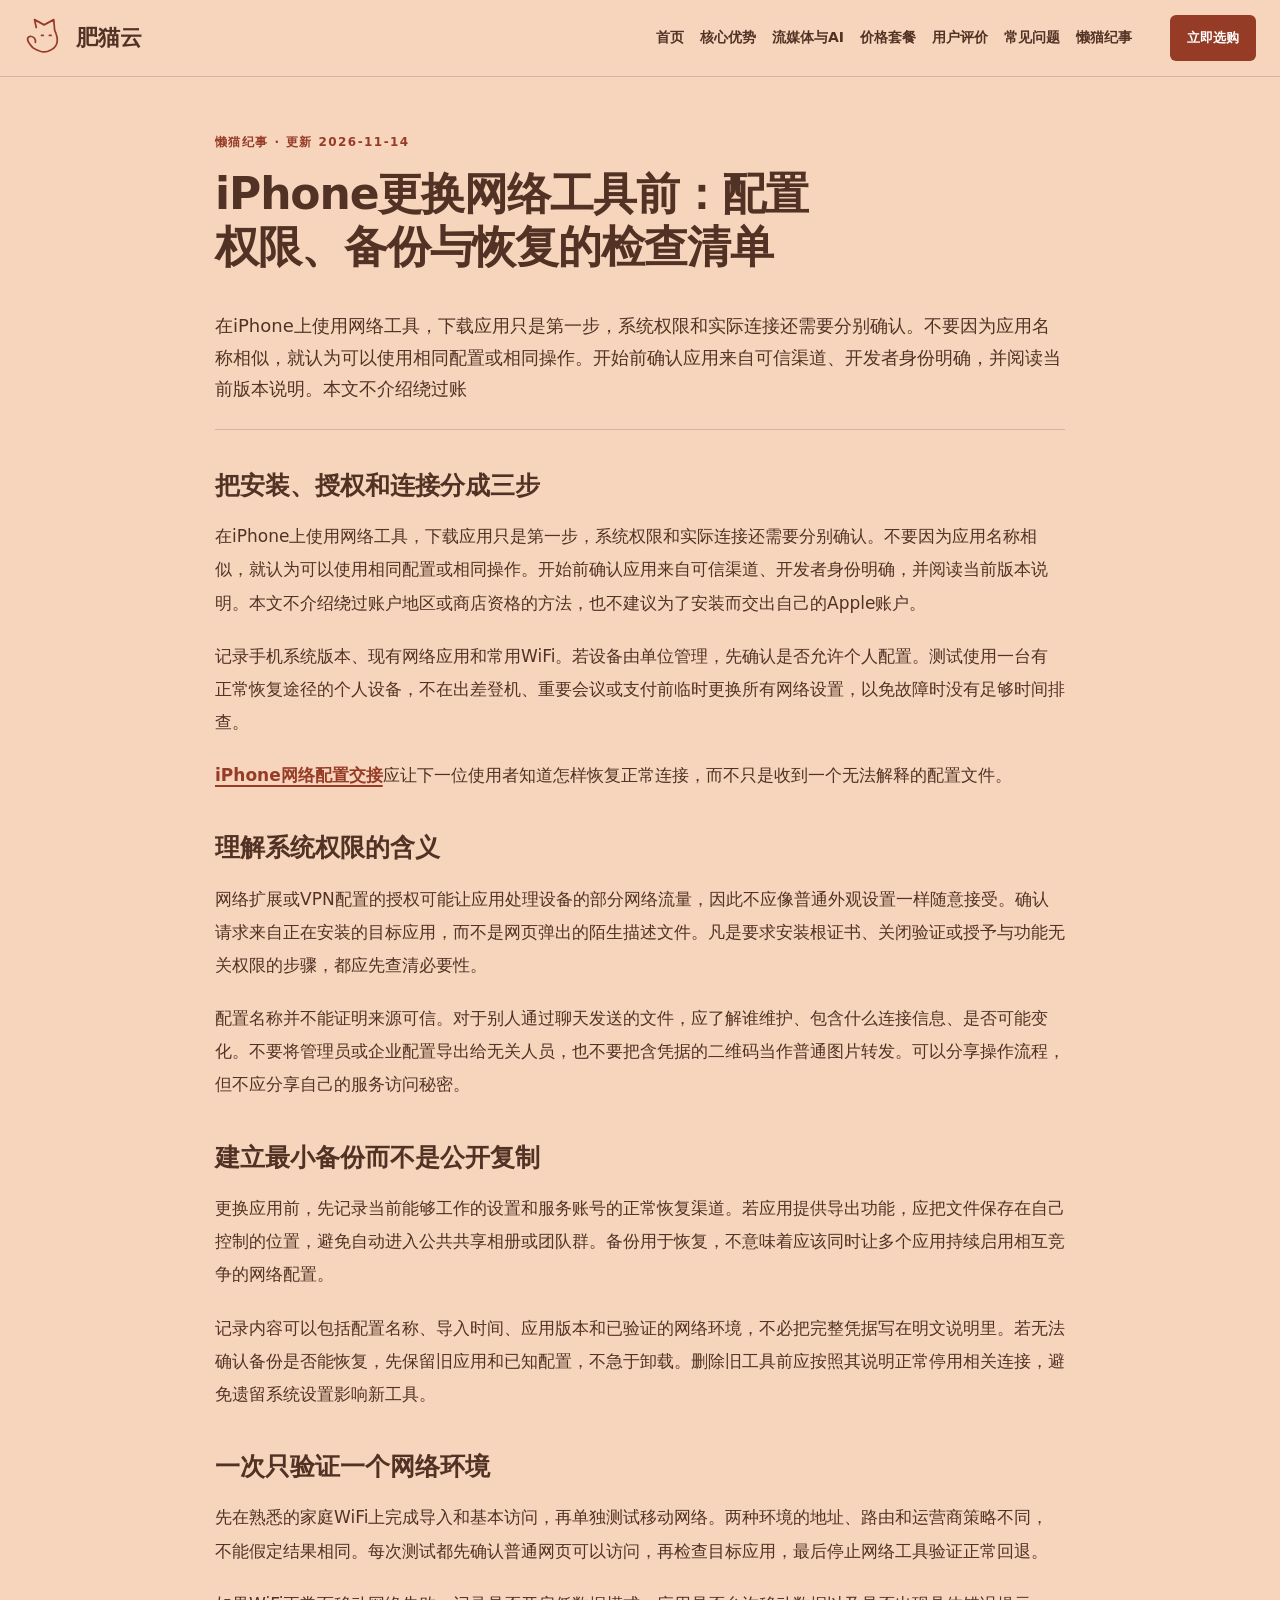
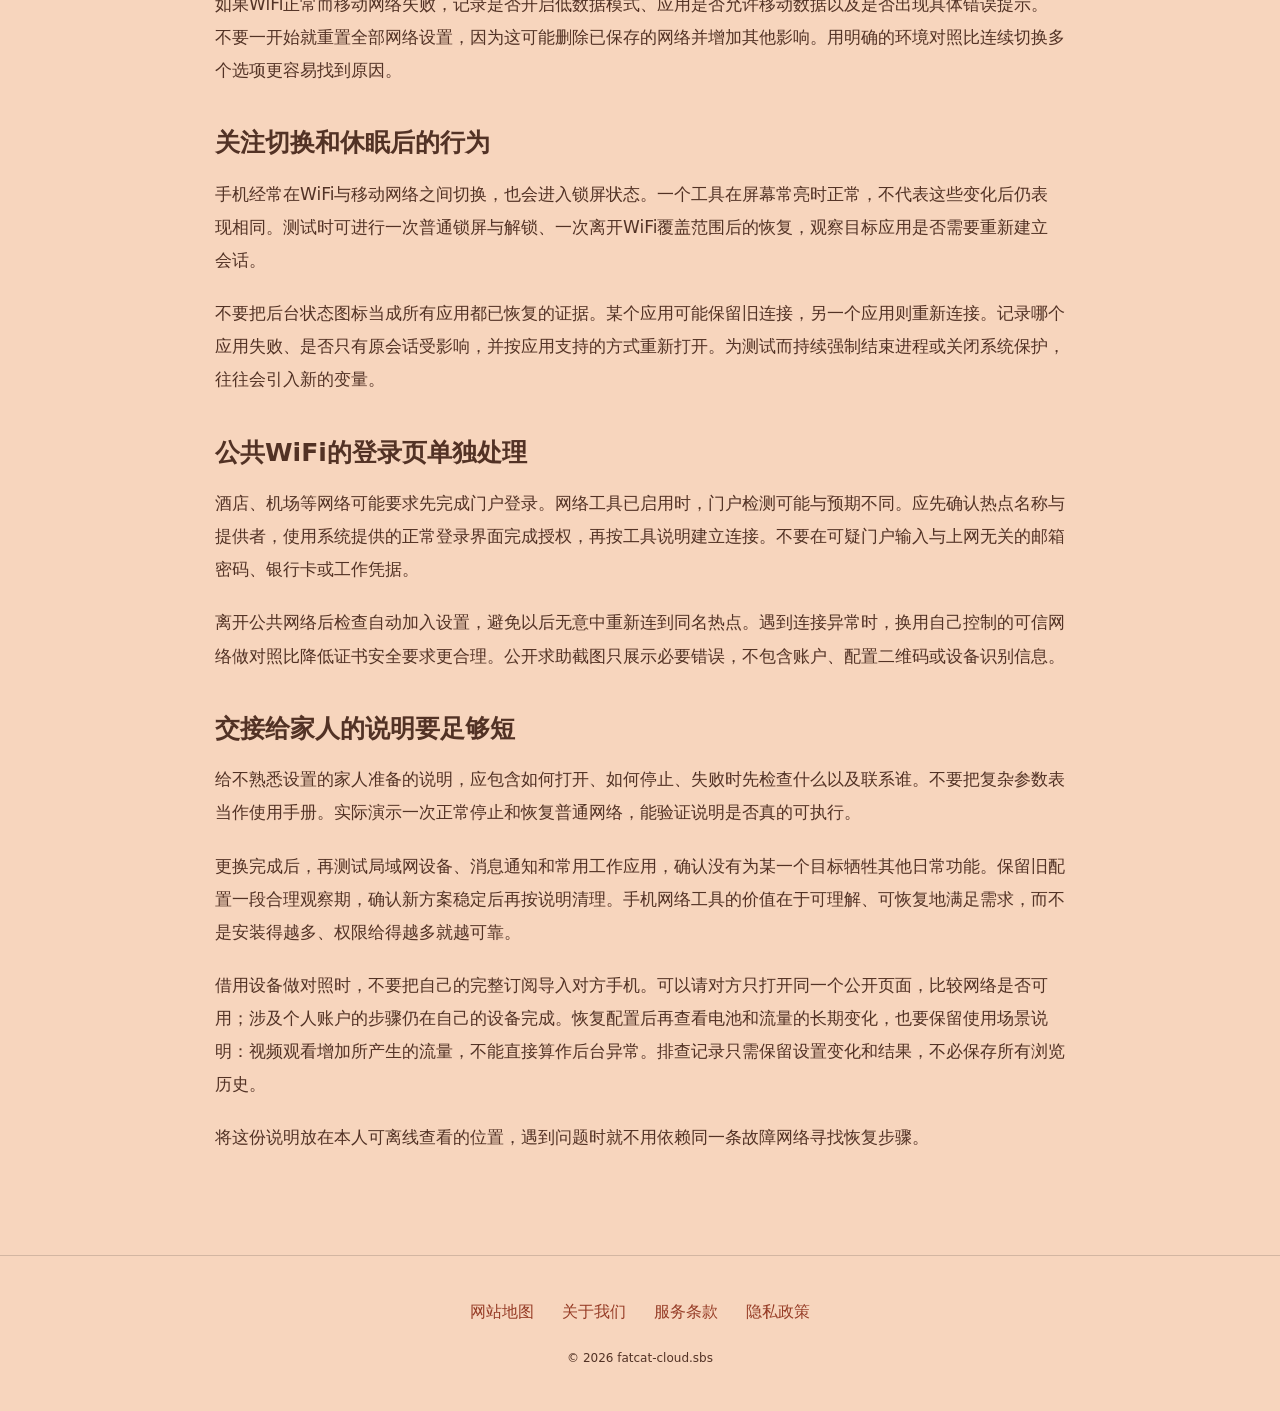
<file: fatcat-ios-shadowrocket-config-sharing.html>
<!DOCTYPE html>
<html lang="zh-CN"><head><meta charset="UTF-8"><meta name="viewport" content="width=device-width,initial-scale=1"><title>iPhone更换网络工具前：配置权限、备份与恢复的检查清单｜肥猫云</title><meta name="description" content="在iPhone上使用网络工具，下载应用只是第一步，系统权限和实际连接还需要分别确认。不要因为应用名称相似，就认为可以使用相同配置或相同操作。开始前确认应用来自可信渠道、开发者身份明确，并阅读当前版本说明。本文不介绍绕过账"><meta name="keywords" content="肥猫云,iPhone更换网络工具前：配置权限、备份与恢复的检查清单,把安装、授权和连接分成三步,网络使用指南"><link rel="canonical" href="https://fatcat-cloud.sbs/fatcat-ios-shadowrocket-config-sharing.html"><meta property="og:type" content="article"><meta property="og:title" content="iPhone更换网络工具前：配置权限、备份与恢复的检查清单｜肥猫云"><meta property="og:description" content="在iPhone上使用网络工具，下载应用只是第一步，系统权限和实际连接还需要分别确认。不要因为应用名称相似，就认为可以使用相同配置或相同操作。开始前确认应用来自可信渠道、开发者身份明确，并阅读当前版本说明。本文不介绍绕过账"><meta property="og:url" content="https://fatcat-cloud.sbs/fatcat-ios-shadowrocket-config-sharing.html"><meta property="og:image" content="https://fatcat-cloud.sbs/share.png"><meta property="og:locale" content="zh_CN"><link rel="icon" href="favicon.svg" type="image/svg+xml"><link rel="stylesheet" href="style.css"><script defer src="menu.js"></script><script type="application/ld+json">{"@context": "https://schema.org", "@type": "Article", "name": "iPhone更换网络工具前：配置权限、备份与恢复的检查清单｜肥猫云", "url": "https://fatcat-cloud.sbs/fatcat-ios-shadowrocket-config-sharing.html", "description": "在iPhone上使用网络工具，下载应用只是第一步，系统权限和实际连接还需要分别确认。不要因为应用名称相似，就认为可以使用相同配置或相同操作。开始前确认应用来自可信渠道、开发者身份明确，并阅读当前版本说明。本文不介绍绕过账", "inLanguage": "zh-CN", "headline": "iPhone更换网络工具前：配置权限、备份与恢复的检查清单｜肥猫云", "dateModified": "2026-11-14", "image": "https://fatcat-cloud.sbs/share.png"}</script></head><body class="site-7 hero-C review-1 faq-2 nav-1"><header class="site-header"><div class="nav-wrap"><a class="brand" href="index.html"><svg class="brand-mark" viewBox="0 0 48 48" aria-hidden="true"><path d="M14 12L12 3L23 9L34 3L35 15Q43 32 30 38Q22 43 10 35 M10 35Q0 24 7 22Q14 23 13 29 M20 21H22 M29 21H31" fill="none" stroke="currentColor" stroke-width="2" stroke-linecap="round" stroke-linejoin="round"/></svg><span>肥猫云</span></a><nav id="site-menu" aria-label="主导航"><a href="index.html">首页</a><a href="index.html#features">核心优势</a><a href="index.html#streaming">流媒体与AI</a><a href="index.html#pricing">价格套餐</a><a href="index.html#testimonials">用户评价</a><a href="index.html#faq">常见问题</a><a href="lazy-cat-chronicles.html">懒猫纪事</a></nav><div class="nav-actions"><a class="button compact" href="https://ww012.twilightaff.com/#/?code=A56DH1Af" target="_blank" rel="sponsored nofollow noopener">立即选购</a><button type="button" class="menu-toggle" aria-label="切换主导航菜单" aria-controls="site-menu" aria-expanded="false"><span></span><span></span></button></div></div></header><main class="site-main"><article class="article-page"><header><span class="eyebrow">懒猫纪事 · 更新 2026-11-14</span><h1>iPhone更换网络工具前：配置权限、备份与恢复的检查清单</h1><p class="lead">在iPhone上使用网络工具，下载应用只是第一步，系统权限和实际连接还需要分别确认。不要因为应用名称相似，就认为可以使用相同配置或相同操作。开始前确认应用来自可信渠道、开发者身份明确，并阅读当前版本说明。本文不介绍绕过账</p></header><div class="article-body"><h2>把安装、授权和连接分成三步</h2><p>在iPhone上使用网络工具，下载应用只是第一步，系统权限和实际连接还需要分别确认。不要因为应用名称相似，就认为可以使用相同配置或相同操作。开始前确认应用来自可信渠道、开发者身份明确，并阅读当前版本说明。本文不介绍绕过账户地区或商店资格的方法，也不建议为了安装而交出自己的Apple账户。</p><p>记录手机系统版本、现有网络应用和常用WiFi。若设备由单位管理，先确认是否允许个人配置。测试使用一台有正常恢复途径的个人设备，不在出差登机、重要会议或支付前临时更换所有网络设置，以免故障时没有足够时间排查。</p><p><a href="https://dajichang.mom/" target="_blank" rel="noopener">iPhone网络配置交接</a>应让下一位使用者知道怎样恢复正常连接，而不只是收到一个无法解释的配置文件。</p><h2>理解系统权限的含义</h2><p>网络扩展或VPN配置的授权可能让应用处理设备的部分网络流量，因此不应像普通外观设置一样随意接受。确认请求来自正在安装的目标应用，而不是网页弹出的陌生描述文件。凡是要求安装根证书、关闭验证或授予与功能无关权限的步骤，都应先查清必要性。</p><p>配置名称并不能证明来源可信。对于别人通过聊天发送的文件，应了解谁维护、包含什么连接信息、是否可能变化。不要将管理员或企业配置导出给无关人员，也不要把含凭据的二维码当作普通图片转发。可以分享操作流程，但不应分享自己的服务访问秘密。</p><h2>建立最小备份而不是公开复制</h2><p>更换应用前，先记录当前能够工作的设置和服务账号的正常恢复渠道。若应用提供导出功能，应把文件保存在自己控制的位置，避免自动进入公共共享相册或团队群。备份用于恢复，不意味着应该同时让多个应用持续启用相互竞争的网络配置。</p><p>记录内容可以包括配置名称、导入时间、应用版本和已验证的网络环境，不必把完整凭据写在明文说明里。若无法确认备份是否能恢复，先保留旧应用和已知配置，不急于卸载。删除旧工具前应按照其说明正常停用相关连接，避免遗留系统设置影响新工具。</p><h2>一次只验证一个网络环境</h2><p>先在熟悉的家庭WiFi上完成导入和基本访问，再单独测试移动网络。两种环境的地址、路由和运营商策略不同，不能假定结果相同。每次测试都先确认普通网页可以访问，再检查目标应用，最后停止网络工具验证正常回退。</p><p>如果WiFi正常而移动网络失败，记录是否开启低数据模式、应用是否允许移动数据以及是否出现具体错误提示。不要一开始就重置全部网络设置，因为这可能删除已保存的网络并增加其他影响。用明确的环境对照比连续切换多个选项更容易找到原因。</p><h2>关注切换和休眠后的行为</h2><p>手机经常在WiFi与移动网络之间切换，也会进入锁屏状态。一个工具在屏幕常亮时正常，不代表这些变化后仍表现相同。测试时可进行一次普通锁屏与解锁、一次离开WiFi覆盖范围后的恢复，观察目标应用是否需要重新建立会话。</p><p>不要把后台状态图标当成所有应用都已恢复的证据。某个应用可能保留旧连接，另一个应用则重新连接。记录哪个应用失败、是否只有原会话受影响，并按应用支持的方式重新打开。为测试而持续强制结束进程或关闭系统保护，往往会引入新的变量。</p><h2>公共WiFi的登录页单独处理</h2><p>酒店、机场等网络可能要求先完成门户登录。网络工具已启用时，门户检测可能与预期不同。应先确认热点名称与提供者，使用系统提供的正常登录界面完成授权，再按工具说明建立连接。不要在可疑门户输入与上网无关的邮箱密码、银行卡或工作凭据。</p><p>离开公共网络后检查自动加入设置，避免以后无意中重新连到同名热点。遇到连接异常时，换用自己控制的可信网络做对照比降低证书安全要求更合理。公开求助截图只展示必要错误，不包含账户、配置二维码或设备识别信息。</p><h2>交接给家人的说明要足够短</h2><p>给不熟悉设置的家人准备的说明，应包含如何打开、如何停止、失败时先检查什么以及联系谁。不要把复杂参数表当作使用手册。实际演示一次正常停止和恢复普通网络，能验证说明是否真的可执行。</p><p>更换完成后，再测试局域网设备、消息通知和常用工作应用，确认没有为某一个目标牺牲其他日常功能。保留旧配置一段合理观察期，确认新方案稳定后再按说明清理。手机网络工具的价值在于可理解、可恢复地满足需求，而不是安装得越多、权限给得越多就越可靠。</p><p>借用设备做对照时，不要把自己的完整订阅导入对方手机。可以请对方只打开同一个公开页面，比较网络是否可用；涉及个人账户的步骤仍在自己的设备完成。恢复配置后再查看电池和流量的长期变化，也要保留使用场景说明：视频观看增加所产生的流量，不能直接算作后台异常。排查记录只需保留设置变化和结果，不必保存所有浏览历史。</p><p>将这份说明放在本人可离线查看的位置，遇到问题时就不用依赖同一条故障网络寻找恢复步骤。</p></div></article></main><footer class="site-footer"><nav aria-label="页脚导航"><a href="sitemap.html">网站地图</a><a href="about.html">关于我们</a><a href="terms.html">服务条款</a><a href="privacy.html">隐私政策</a></nav><p>© 2026 fatcat-cloud.sbs</p></footer></body></html>
</file>
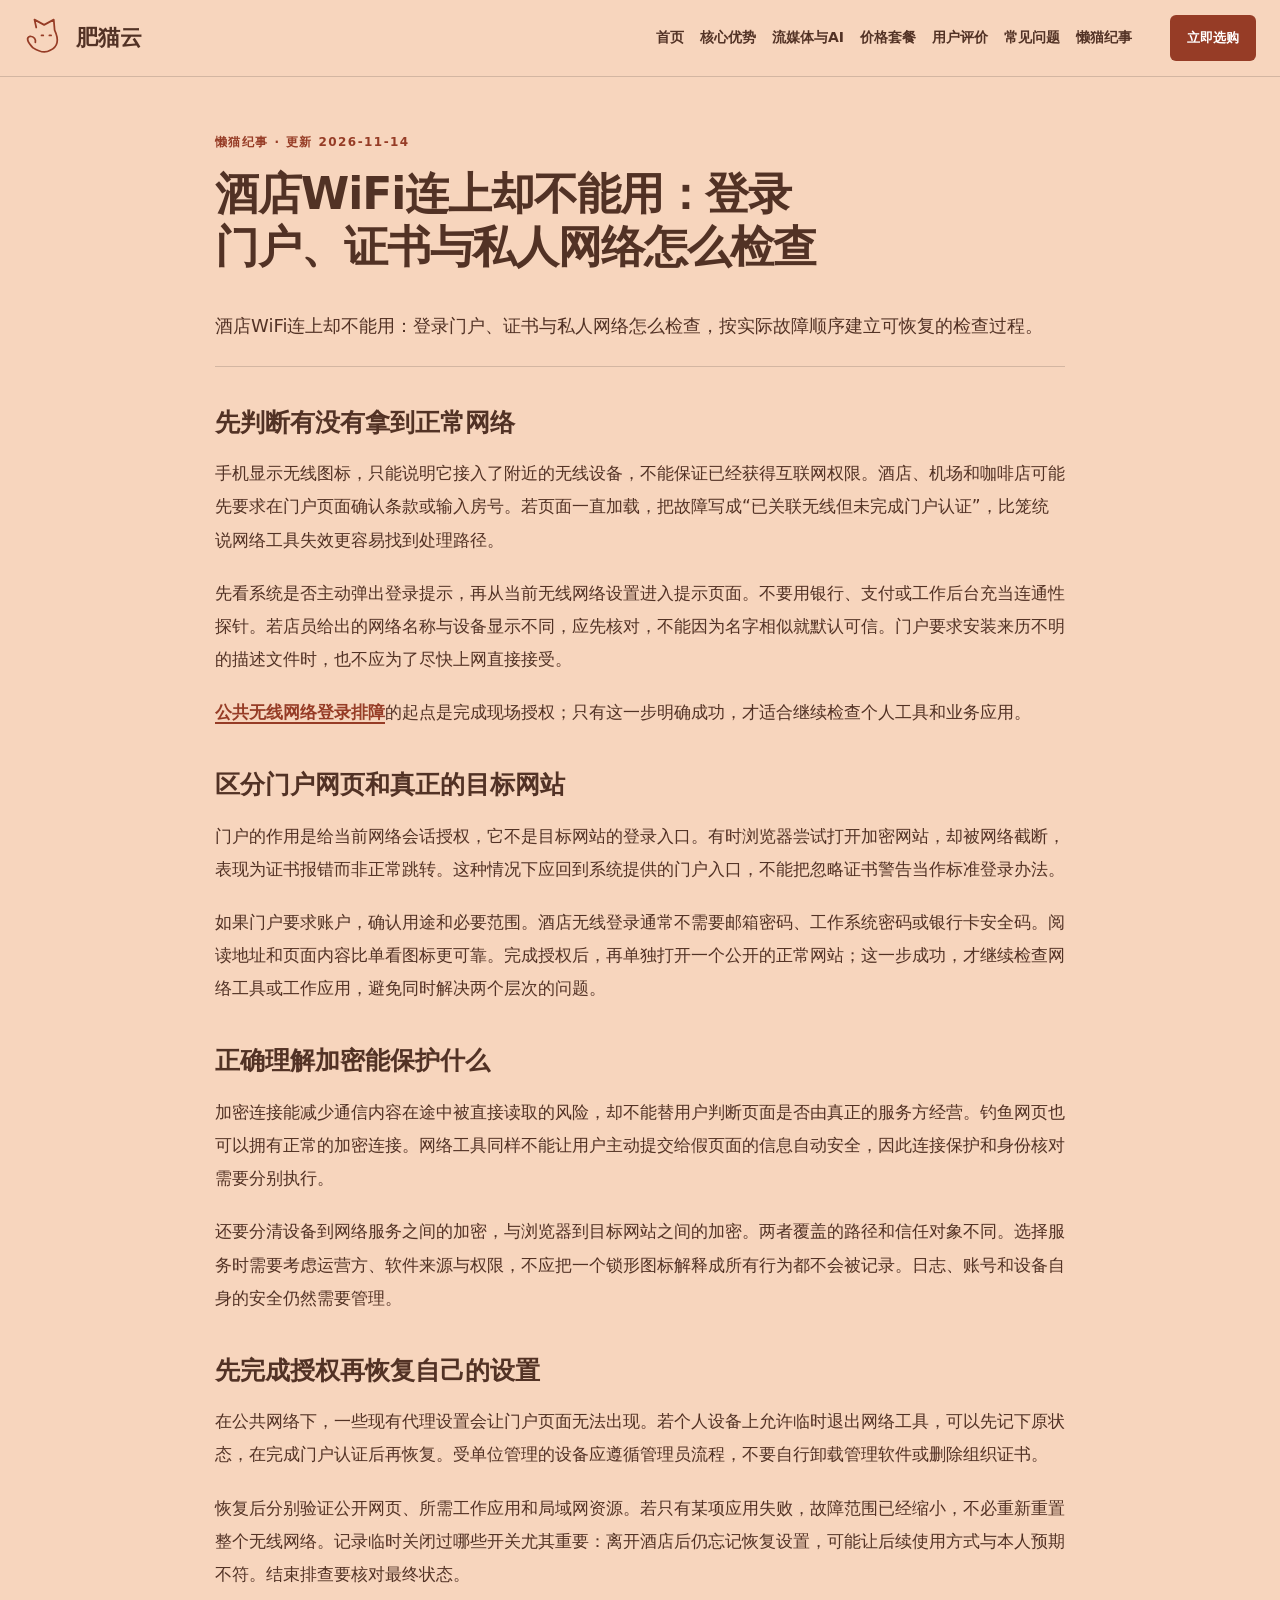
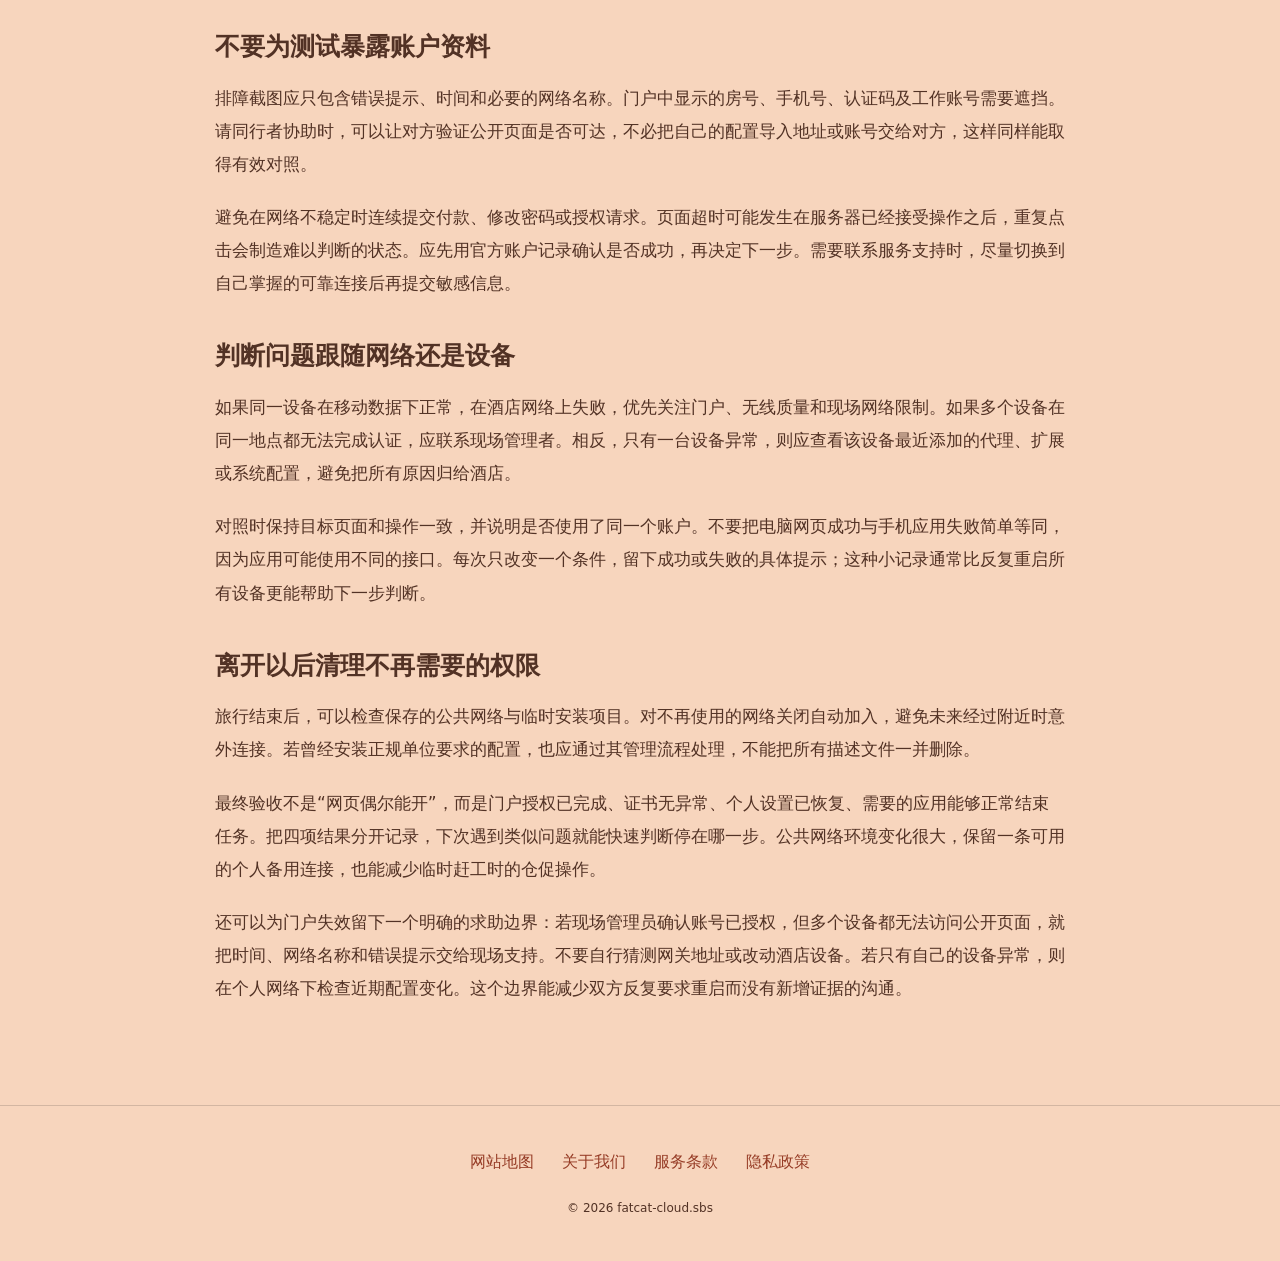
<file: fatcat-public-wifi-encryption-shield.html>
<!DOCTYPE html>
<html lang="zh-CN"><head><meta charset="UTF-8"><meta name="viewport" content="width=device-width,initial-scale=1"><title>酒店WiFi连上却不能用：登录门户、证书与私人网络怎么检查｜肥猫云</title><meta name="description" content="酒店WiFi连上却不能用：登录门户、证书与私人网络怎么检查，按实际故障顺序建立可恢复的检查过程。"><meta name="keywords" content="肥猫云,酒店WiFi连上却不能用：登录门户、证书与私人网络怎么检查,先判断有没有拿到正常网络,网络使用指南"><link rel="canonical" href="https://fatcat-cloud.sbs/fatcat-public-wifi-encryption-shield.html"><meta property="og:type" content="article"><meta property="og:title" content="酒店WiFi连上却不能用：登录门户、证书与私人网络怎么检查｜肥猫云"><meta property="og:description" content="酒店WiFi连上却不能用：登录门户、证书与私人网络怎么检查，按实际故障顺序建立可恢复的检查过程。"><meta property="og:url" content="https://fatcat-cloud.sbs/fatcat-public-wifi-encryption-shield.html"><meta property="og:image" content="https://fatcat-cloud.sbs/share.png"><meta property="og:locale" content="zh_CN"><link rel="icon" href="favicon.svg" type="image/svg+xml"><link rel="stylesheet" href="style.css"><script defer src="menu.js"></script><script type="application/ld+json">{"@context": "https://schema.org", "@type": "Article", "name": "酒店WiFi连上却不能用：登录门户、证书与私人网络怎么检查｜肥猫云", "url": "https://fatcat-cloud.sbs/fatcat-public-wifi-encryption-shield.html", "description": "酒店WiFi连上却不能用：登录门户、证书与私人网络怎么检查，按实际故障顺序建立可恢复的检查过程。", "inLanguage": "zh-CN", "headline": "酒店WiFi连上却不能用：登录门户、证书与私人网络怎么检查｜肥猫云", "dateModified": "2026-11-14", "image": "https://fatcat-cloud.sbs/share.png"}</script></head><body class="site-7 hero-C review-1 faq-2 nav-1"><header class="site-header"><div class="nav-wrap"><a class="brand" href="index.html"><svg class="brand-mark" viewBox="0 0 48 48" aria-hidden="true"><path d="M14 12L12 3L23 9L34 3L35 15Q43 32 30 38Q22 43 10 35 M10 35Q0 24 7 22Q14 23 13 29 M20 21H22 M29 21H31" fill="none" stroke="currentColor" stroke-width="2" stroke-linecap="round" stroke-linejoin="round"/></svg><span>肥猫云</span></a><nav id="site-menu" aria-label="主导航"><a href="index.html">首页</a><a href="index.html#features">核心优势</a><a href="index.html#streaming">流媒体与AI</a><a href="index.html#pricing">价格套餐</a><a href="index.html#testimonials">用户评价</a><a href="index.html#faq">常见问题</a><a href="lazy-cat-chronicles.html">懒猫纪事</a></nav><div class="nav-actions"><a class="button compact" href="https://ww012.twilightaff.com/#/?code=A56DH1Af" target="_blank" rel="sponsored nofollow noopener">立即选购</a><button type="button" class="menu-toggle" aria-label="切换主导航菜单" aria-controls="site-menu" aria-expanded="false"><span></span><span></span></button></div></div></header><main class="site-main"><article class="article-page"><header><span class="eyebrow">懒猫纪事 · 更新 2026-11-14</span><h1>酒店WiFi连上却不能用：登录门户、证书与私人网络怎么检查</h1><p class="lead">酒店WiFi连上却不能用：登录门户、证书与私人网络怎么检查，按实际故障顺序建立可恢复的检查过程。</p></header><div class="article-body"><h2>先判断有没有拿到正常网络</h2><p>手机显示无线图标，只能说明它接入了附近的无线设备，不能保证已经获得互联网权限。酒店、机场和咖啡店可能先要求在门户页面确认条款或输入房号。若页面一直加载，把故障写成“已关联无线但未完成门户认证”，比笼统说网络工具失效更容易找到处理路径。</p><p>先看系统是否主动弹出登录提示，再从当前无线网络设置进入提示页面。不要用银行、支付或工作后台充当连通性探针。若店员给出的网络名称与设备显示不同，应先核对，不能因为名字相似就默认可信。门户要求安装来历不明的描述文件时，也不应为了尽快上网直接接受。</p><p><a href="https://dajichang.mom/" target="_blank" rel="noopener">公共无线网络登录排障</a>的起点是完成现场授权；只有这一步明确成功，才适合继续检查个人工具和业务应用。</p><h2>区分门户网页和真正的目标网站</h2><p>门户的作用是给当前网络会话授权，它不是目标网站的登录入口。有时浏览器尝试打开加密网站，却被网络截断，表现为证书报错而非正常跳转。这种情况下应回到系统提供的门户入口，不能把忽略证书警告当作标准登录办法。</p><p>如果门户要求账户，确认用途和必要范围。酒店无线登录通常不需要邮箱密码、工作系统密码或银行卡安全码。阅读地址和页面内容比单看图标更可靠。完成授权后，再单独打开一个公开的正常网站；这一步成功，才继续检查网络工具或工作应用，避免同时解决两个层次的问题。</p><h2>正确理解加密能保护什么</h2><p>加密连接能减少通信内容在途中被直接读取的风险，却不能替用户判断页面是否由真正的服务方经营。钓鱼网页也可以拥有正常的加密连接。网络工具同样不能让用户主动提交给假页面的信息自动安全，因此连接保护和身份核对需要分别执行。</p><p>还要分清设备到网络服务之间的加密，与浏览器到目标网站之间的加密。两者覆盖的路径和信任对象不同。选择服务时需要考虑运营方、软件来源与权限，不应把一个锁形图标解释成所有行为都不会被记录。日志、账号和设备自身的安全仍然需要管理。</p><h2>先完成授权再恢复自己的设置</h2><p>在公共网络下，一些现有代理设置会让门户页面无法出现。若个人设备上允许临时退出网络工具，可以先记下原状态，在完成门户认证后再恢复。受单位管理的设备应遵循管理员流程，不要自行卸载管理软件或删除组织证书。</p><p>恢复后分别验证公开网页、所需工作应用和局域网资源。若只有某项应用失败，故障范围已经缩小，不必重新重置整个无线网络。记录临时关闭过哪些开关尤其重要：离开酒店后仍忘记恢复设置，可能让后续使用方式与本人预期不符。结束排查要核对最终状态。</p><h2>不要为测试暴露账户资料</h2><p>排障截图应只包含错误提示、时间和必要的网络名称。门户中显示的房号、手机号、认证码及工作账号需要遮挡。请同行者协助时，可以让对方验证公开页面是否可达，不必把自己的配置导入地址或账号交给对方，这样同样能取得有效对照。</p><p>避免在网络不稳定时连续提交付款、修改密码或授权请求。页面超时可能发生在服务器已经接受操作之后，重复点击会制造难以判断的状态。应先用官方账户记录确认是否成功，再决定下一步。需要联系服务支持时，尽量切换到自己掌握的可靠连接后再提交敏感信息。</p><h2>判断问题跟随网络还是设备</h2><p>如果同一设备在移动数据下正常，在酒店网络上失败，优先关注门户、无线质量和现场网络限制。如果多个设备在同一地点都无法完成认证，应联系现场管理者。相反，只有一台设备异常，则应查看该设备最近添加的代理、扩展或系统配置，避免把所有原因归给酒店。</p><p>对照时保持目标页面和操作一致，并说明是否使用了同一个账户。不要把电脑网页成功与手机应用失败简单等同，因为应用可能使用不同的接口。每次只改变一个条件，留下成功或失败的具体提示；这种小记录通常比反复重启所有设备更能帮助下一步判断。</p><h2>离开以后清理不再需要的权限</h2><p>旅行结束后，可以检查保存的公共网络与临时安装项目。对不再使用的网络关闭自动加入，避免未来经过附近时意外连接。若曾经安装正规单位要求的配置，也应通过其管理流程处理，不能把所有描述文件一并删除。</p><p>最终验收不是“网页偶尔能开”，而是门户授权已完成、证书无异常、个人设置已恢复、需要的应用能够正常结束任务。把四项结果分开记录，下次遇到类似问题就能快速判断停在哪一步。公共网络环境变化很大，保留一条可用的个人备用连接，也能减少临时赶工时的仓促操作。</p><p>还可以为门户失效留下一个明确的求助边界：若现场管理员确认账号已授权，但多个设备都无法访问公开页面，就把时间、网络名称和错误提示交给现场支持。不要自行猜测网关地址或改动酒店设备。若只有自己的设备异常，则在个人网络下检查近期配置变化。这个边界能减少双方反复要求重启而没有新增证据的沟通。</p></div></article></main><footer class="site-footer"><nav aria-label="页脚导航"><a href="sitemap.html">网站地图</a><a href="about.html">关于我们</a><a href="terms.html">服务条款</a><a href="privacy.html">隐私政策</a></nav><p>© 2026 fatcat-cloud.sbs</p></footer></body></html>
</file>
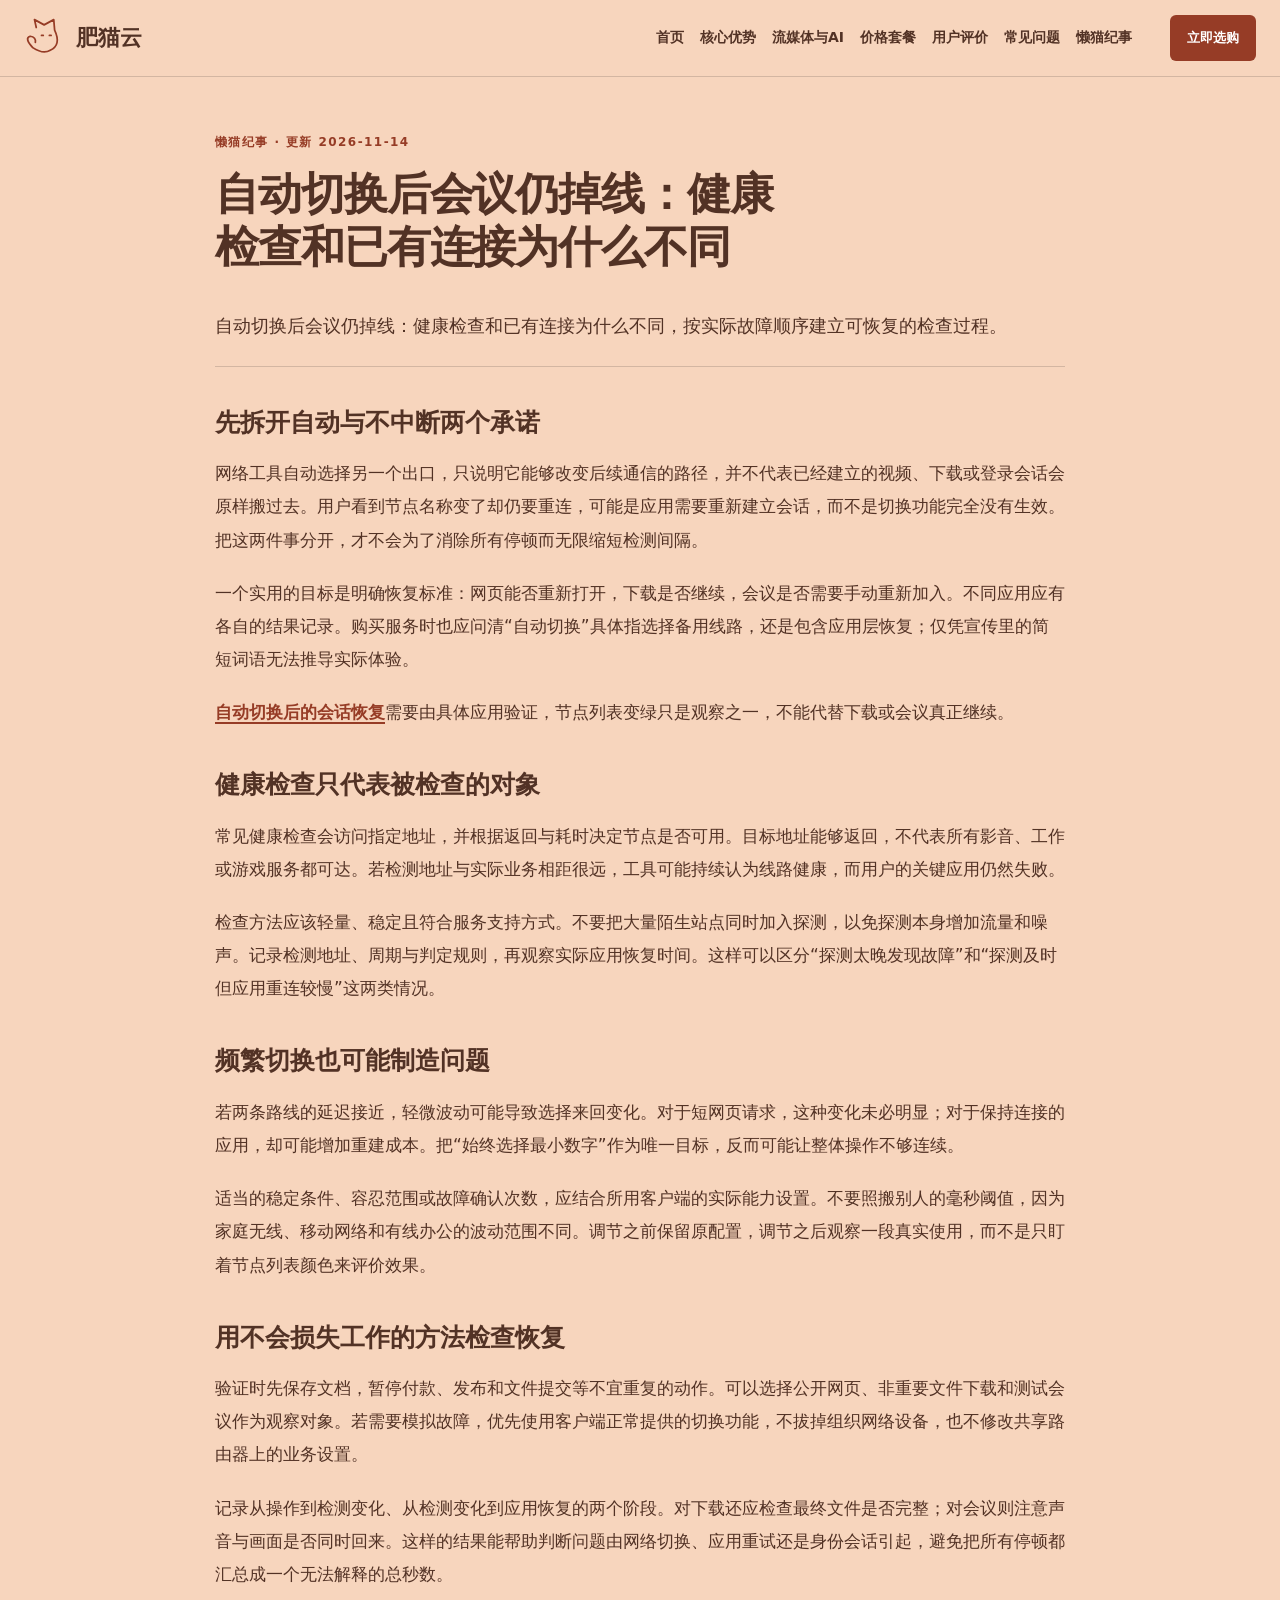
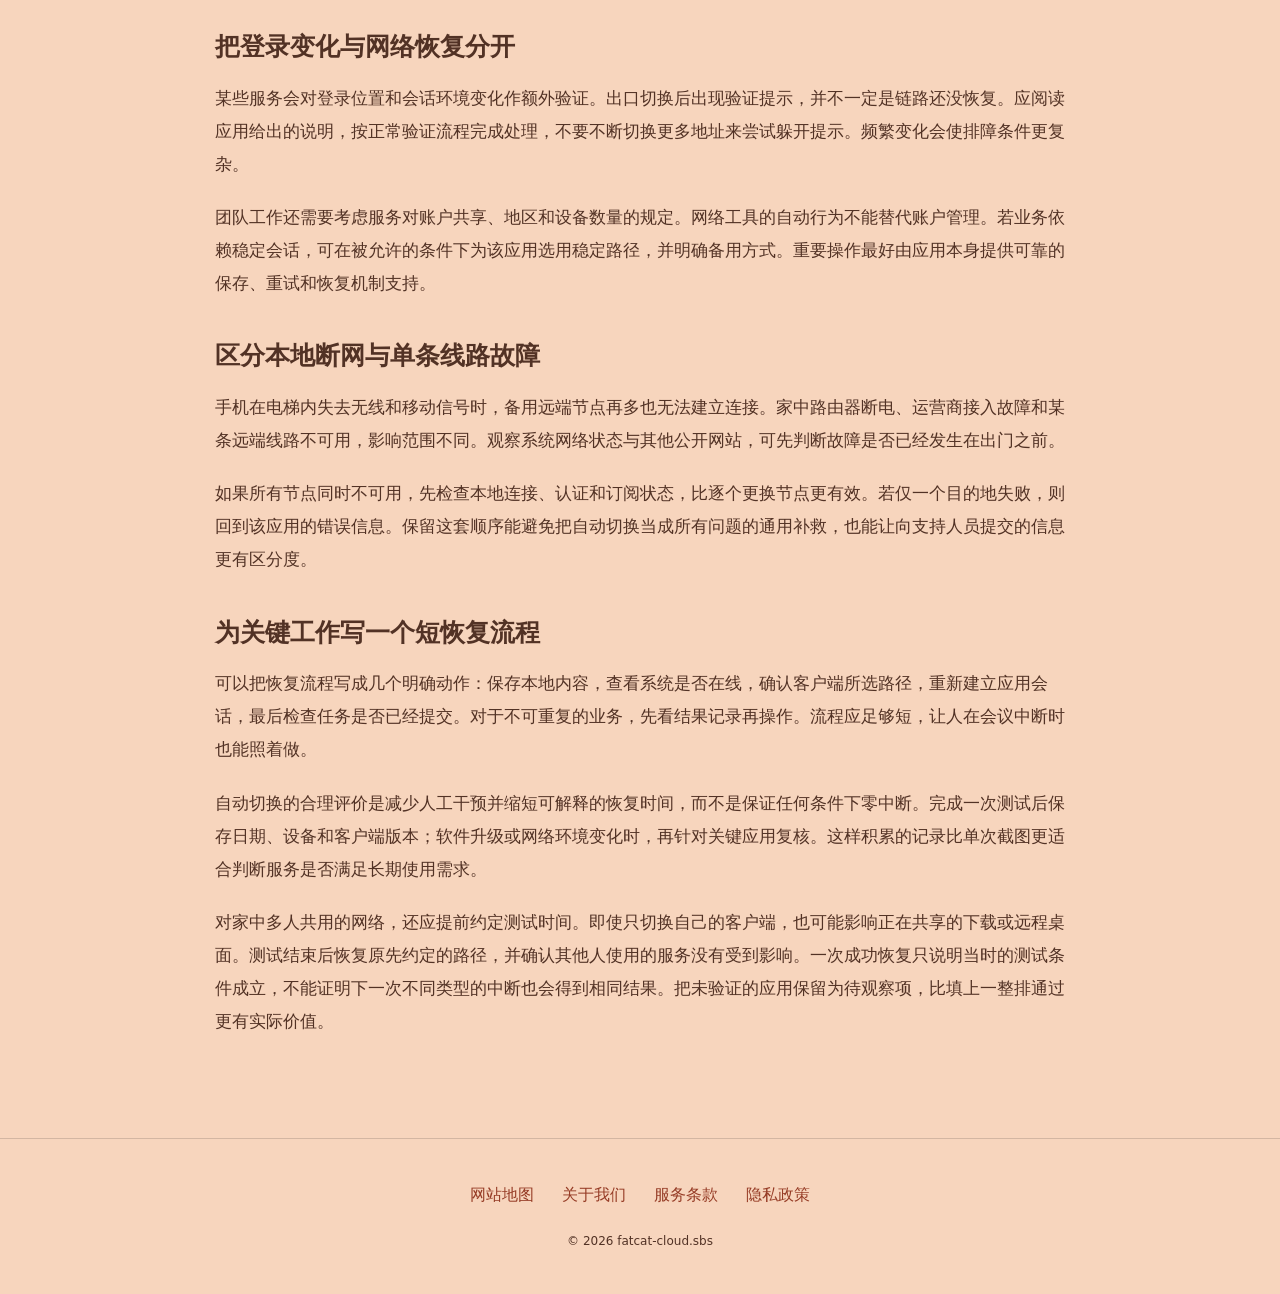
<file: fatcat-smart-failover-zero-interruption.html>
<!DOCTYPE html>
<html lang="zh-CN"><head><meta charset="UTF-8"><meta name="viewport" content="width=device-width,initial-scale=1"><title>自动切换后会议仍掉线：健康检查和已有连接为什么不同｜肥猫云</title><meta name="description" content="自动切换后会议仍掉线：健康检查和已有连接为什么不同，按实际故障顺序建立可恢复的检查过程。"><meta name="keywords" content="肥猫云,自动切换后会议仍掉线：健康检查和已有连接为什么不同,先拆开自动与不中断两个承诺,网络使用指南"><link rel="canonical" href="https://fatcat-cloud.sbs/fatcat-smart-failover-zero-interruption.html"><meta property="og:type" content="article"><meta property="og:title" content="自动切换后会议仍掉线：健康检查和已有连接为什么不同｜肥猫云"><meta property="og:description" content="自动切换后会议仍掉线：健康检查和已有连接为什么不同，按实际故障顺序建立可恢复的检查过程。"><meta property="og:url" content="https://fatcat-cloud.sbs/fatcat-smart-failover-zero-interruption.html"><meta property="og:image" content="https://fatcat-cloud.sbs/share.png"><meta property="og:locale" content="zh_CN"><link rel="icon" href="favicon.svg" type="image/svg+xml"><link rel="stylesheet" href="style.css"><script defer src="menu.js"></script><script type="application/ld+json">{"@context": "https://schema.org", "@type": "Article", "name": "自动切换后会议仍掉线：健康检查和已有连接为什么不同｜肥猫云", "url": "https://fatcat-cloud.sbs/fatcat-smart-failover-zero-interruption.html", "description": "自动切换后会议仍掉线：健康检查和已有连接为什么不同，按实际故障顺序建立可恢复的检查过程。", "inLanguage": "zh-CN", "headline": "自动切换后会议仍掉线：健康检查和已有连接为什么不同｜肥猫云", "dateModified": "2026-11-14", "image": "https://fatcat-cloud.sbs/share.png"}</script></head><body class="site-7 hero-C review-1 faq-2 nav-1"><header class="site-header"><div class="nav-wrap"><a class="brand" href="index.html"><svg class="brand-mark" viewBox="0 0 48 48" aria-hidden="true"><path d="M14 12L12 3L23 9L34 3L35 15Q43 32 30 38Q22 43 10 35 M10 35Q0 24 7 22Q14 23 13 29 M20 21H22 M29 21H31" fill="none" stroke="currentColor" stroke-width="2" stroke-linecap="round" stroke-linejoin="round"/></svg><span>肥猫云</span></a><nav id="site-menu" aria-label="主导航"><a href="index.html">首页</a><a href="index.html#features">核心优势</a><a href="index.html#streaming">流媒体与AI</a><a href="index.html#pricing">价格套餐</a><a href="index.html#testimonials">用户评价</a><a href="index.html#faq">常见问题</a><a href="lazy-cat-chronicles.html">懒猫纪事</a></nav><div class="nav-actions"><a class="button compact" href="https://ww012.twilightaff.com/#/?code=A56DH1Af" target="_blank" rel="sponsored nofollow noopener">立即选购</a><button type="button" class="menu-toggle" aria-label="切换主导航菜单" aria-controls="site-menu" aria-expanded="false"><span></span><span></span></button></div></div></header><main class="site-main"><article class="article-page"><header><span class="eyebrow">懒猫纪事 · 更新 2026-11-14</span><h1>自动切换后会议仍掉线：健康检查和已有连接为什么不同</h1><p class="lead">自动切换后会议仍掉线：健康检查和已有连接为什么不同，按实际故障顺序建立可恢复的检查过程。</p></header><div class="article-body"><h2>先拆开自动与不中断两个承诺</h2><p>网络工具自动选择另一个出口，只说明它能够改变后续通信的路径，并不代表已经建立的视频、下载或登录会话会原样搬过去。用户看到节点名称变了却仍要重连，可能是应用需要重新建立会话，而不是切换功能完全没有生效。把这两件事分开，才不会为了消除所有停顿而无限缩短检测间隔。</p><p>一个实用的目标是明确恢复标准：网页能否重新打开，下载是否继续，会议是否需要手动重新加入。不同应用应有各自的结果记录。购买服务时也应问清“自动切换”具体指选择备用线路，还是包含应用层恢复；仅凭宣传里的简短词语无法推导实际体验。</p><p><a href="https://dajichang.mom/" target="_blank" rel="noopener">自动切换后的会话恢复</a>需要由具体应用验证，节点列表变绿只是观察之一，不能代替下载或会议真正继续。</p><h2>健康检查只代表被检查的对象</h2><p>常见健康检查会访问指定地址，并根据返回与耗时决定节点是否可用。目标地址能够返回，不代表所有影音、工作或游戏服务都可达。若检测地址与实际业务相距很远，工具可能持续认为线路健康，而用户的关键应用仍然失败。</p><p>检查方法应该轻量、稳定且符合服务支持方式。不要把大量陌生站点同时加入探测，以免探测本身增加流量和噪声。记录检测地址、周期与判定规则，再观察实际应用恢复时间。这样可以区分“探测太晚发现故障”和“探测及时但应用重连较慢”这两类情况。</p><h2>频繁切换也可能制造问题</h2><p>若两条路线的延迟接近，轻微波动可能导致选择来回变化。对于短网页请求，这种变化未必明显；对于保持连接的应用，却可能增加重建成本。把“始终选择最小数字”作为唯一目标，反而可能让整体操作不够连续。</p><p>适当的稳定条件、容忍范围或故障确认次数，应结合所用客户端的实际能力设置。不要照搬别人的毫秒阈值，因为家庭无线、移动网络和有线办公的波动范围不同。调节之前保留原配置，调节之后观察一段真实使用，而不是只盯着节点列表颜色来评价效果。</p><h2>用不会损失工作的方法检查恢复</h2><p>验证时先保存文档，暂停付款、发布和文件提交等不宜重复的动作。可以选择公开网页、非重要文件下载和测试会议作为观察对象。若需要模拟故障，优先使用客户端正常提供的切换功能，不拔掉组织网络设备，也不修改共享路由器上的业务设置。</p><p>记录从操作到检测变化、从检测变化到应用恢复的两个阶段。对下载还应检查最终文件是否完整；对会议则注意声音与画面是否同时回来。这样的结果能帮助判断问题由网络切换、应用重试还是身份会话引起，避免把所有停顿都汇总成一个无法解释的总秒数。</p><h2>把登录变化与网络恢复分开</h2><p>某些服务会对登录位置和会话环境变化作额外验证。出口切换后出现验证提示，并不一定是链路还没恢复。应阅读应用给出的说明，按正常验证流程完成处理，不要不断切换更多地址来尝试躲开提示。频繁变化会使排障条件更复杂。</p><p>团队工作还需要考虑服务对账户共享、地区和设备数量的规定。网络工具的自动行为不能替代账户管理。若业务依赖稳定会话，可在被允许的条件下为该应用选用稳定路径，并明确备用方式。重要操作最好由应用本身提供可靠的保存、重试和恢复机制支持。</p><h2>区分本地断网与单条线路故障</h2><p>手机在电梯内失去无线和移动信号时，备用远端节点再多也无法建立连接。家中路由器断电、运营商接入故障和某条远端线路不可用，影响范围不同。观察系统网络状态与其他公开网站，可先判断故障是否已经发生在出门之前。</p><p>如果所有节点同时不可用，先检查本地连接、认证和订阅状态，比逐个更换节点更有效。若仅一个目的地失败，则回到该应用的错误信息。保留这套顺序能避免把自动切换当成所有问题的通用补救，也能让向支持人员提交的信息更有区分度。</p><h2>为关键工作写一个短恢复流程</h2><p>可以把恢复流程写成几个明确动作：保存本地内容，查看系统是否在线，确认客户端所选路径，重新建立应用会话，最后检查任务是否已经提交。对于不可重复的业务，先看结果记录再操作。流程应足够短，让人在会议中断时也能照着做。</p><p>自动切换的合理评价是减少人工干预并缩短可解释的恢复时间，而不是保证任何条件下零中断。完成一次测试后保存日期、设备和客户端版本；软件升级或网络环境变化时，再针对关键应用复核。这样积累的记录比单次截图更适合判断服务是否满足长期使用需求。</p><p>对家中多人共用的网络，还应提前约定测试时间。即使只切换自己的客户端，也可能影响正在共享的下载或远程桌面。测试结束后恢复原先约定的路径，并确认其他人使用的服务没有受到影响。一次成功恢复只说明当时的测试条件成立，不能证明下一次不同类型的中断也会得到相同结果。把未验证的应用保留为待观察项，比填上一整排通过更有实际价值。</p></div></article></main><footer class="site-footer"><nav aria-label="页脚导航"><a href="sitemap.html">网站地图</a><a href="about.html">关于我们</a><a href="terms.html">服务条款</a><a href="privacy.html">隐私政策</a></nav><p>© 2026 fatcat-cloud.sbs</p></footer></body></html>
</file>
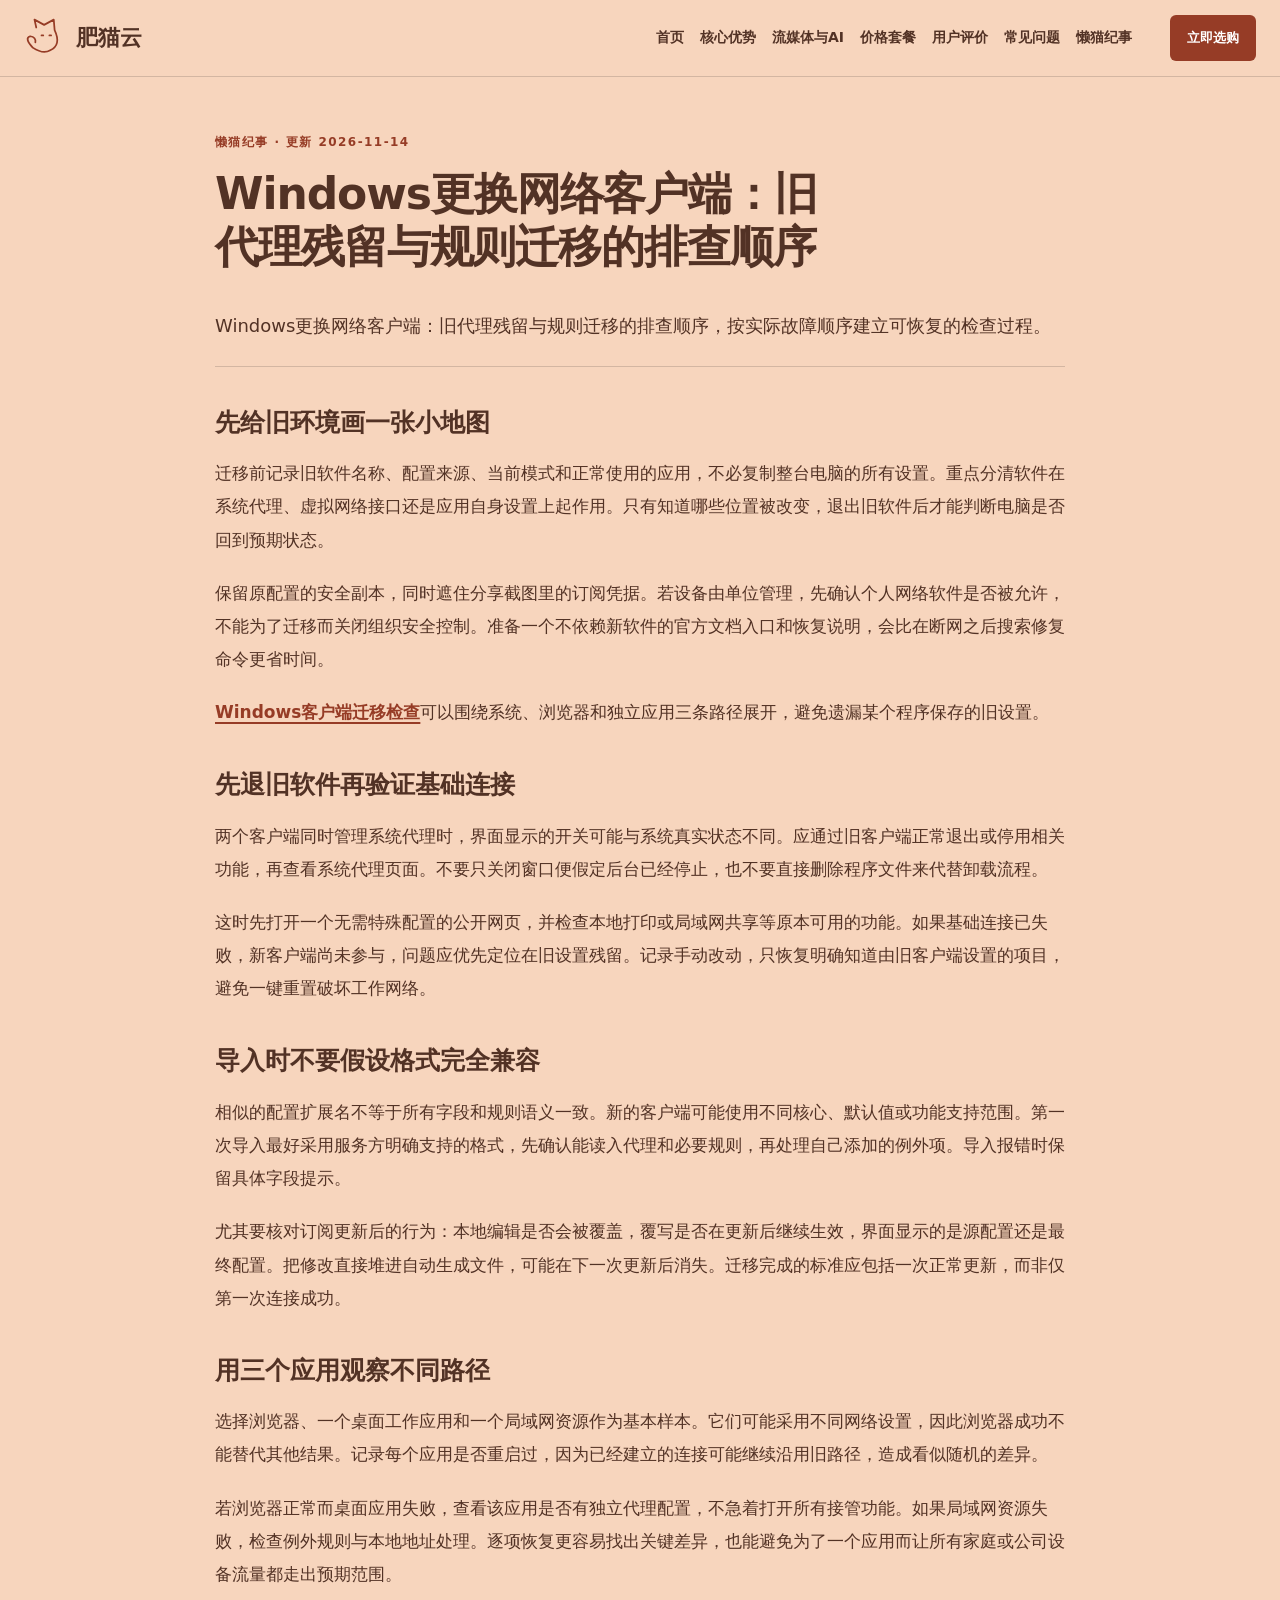
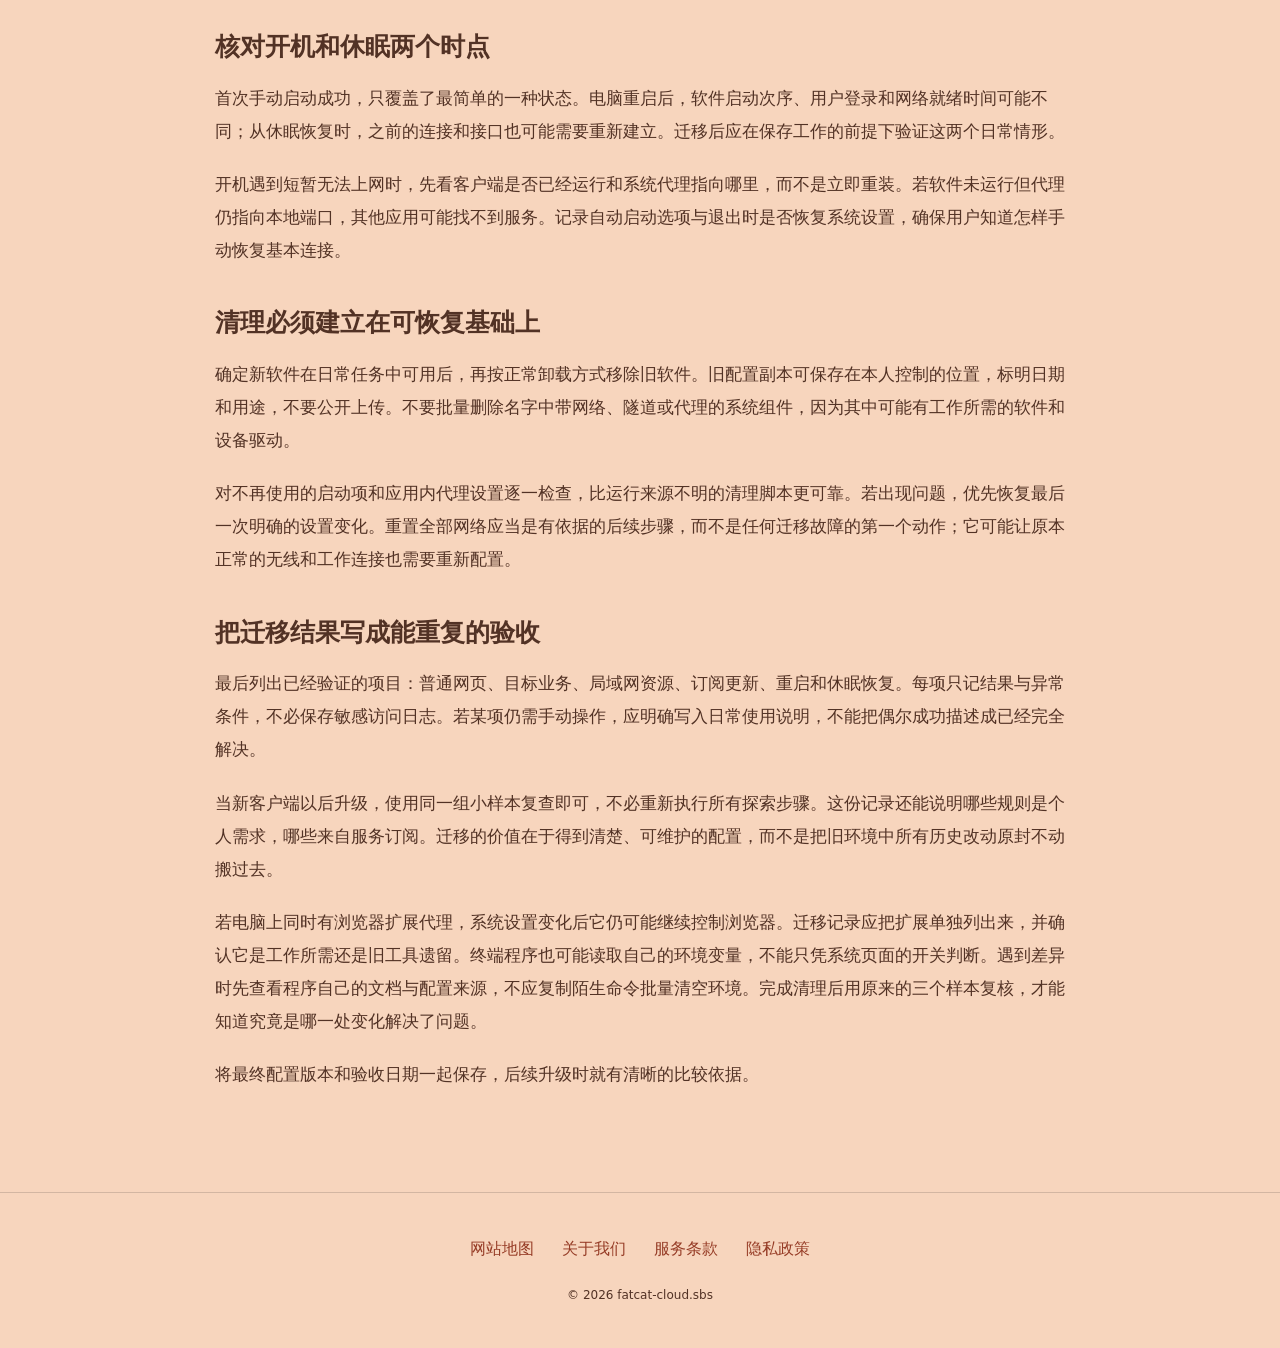
<file: fatcat-windows-flclash-smooth-migration.html>
<!DOCTYPE html>
<html lang="zh-CN"><head><meta charset="UTF-8"><meta name="viewport" content="width=device-width,initial-scale=1"><title>Windows更换网络客户端：旧代理残留与规则迁移的排查顺序｜肥猫云</title><meta name="description" content="Windows更换网络客户端：旧代理残留与规则迁移的排查顺序，按实际故障顺序建立可恢复的检查过程。"><meta name="keywords" content="肥猫云,Windows更换网络客户端：旧代理残留与规则迁移的排查顺序,先给旧环境画一张小地图,网络使用指南"><link rel="canonical" href="https://fatcat-cloud.sbs/fatcat-windows-flclash-smooth-migration.html"><meta property="og:type" content="article"><meta property="og:title" content="Windows更换网络客户端：旧代理残留与规则迁移的排查顺序｜肥猫云"><meta property="og:description" content="Windows更换网络客户端：旧代理残留与规则迁移的排查顺序，按实际故障顺序建立可恢复的检查过程。"><meta property="og:url" content="https://fatcat-cloud.sbs/fatcat-windows-flclash-smooth-migration.html"><meta property="og:image" content="https://fatcat-cloud.sbs/share.png"><meta property="og:locale" content="zh_CN"><link rel="icon" href="favicon.svg" type="image/svg+xml"><link rel="stylesheet" href="style.css"><script defer src="menu.js"></script><script type="application/ld+json">{"@context": "https://schema.org", "@type": "Article", "name": "Windows更换网络客户端：旧代理残留与规则迁移的排查顺序｜肥猫云", "url": "https://fatcat-cloud.sbs/fatcat-windows-flclash-smooth-migration.html", "description": "Windows更换网络客户端：旧代理残留与规则迁移的排查顺序，按实际故障顺序建立可恢复的检查过程。", "inLanguage": "zh-CN", "headline": "Windows更换网络客户端：旧代理残留与规则迁移的排查顺序｜肥猫云", "dateModified": "2026-11-14", "image": "https://fatcat-cloud.sbs/share.png"}</script></head><body class="site-7 hero-C review-1 faq-2 nav-1"><header class="site-header"><div class="nav-wrap"><a class="brand" href="index.html"><svg class="brand-mark" viewBox="0 0 48 48" aria-hidden="true"><path d="M14 12L12 3L23 9L34 3L35 15Q43 32 30 38Q22 43 10 35 M10 35Q0 24 7 22Q14 23 13 29 M20 21H22 M29 21H31" fill="none" stroke="currentColor" stroke-width="2" stroke-linecap="round" stroke-linejoin="round"/></svg><span>肥猫云</span></a><nav id="site-menu" aria-label="主导航"><a href="index.html">首页</a><a href="index.html#features">核心优势</a><a href="index.html#streaming">流媒体与AI</a><a href="index.html#pricing">价格套餐</a><a href="index.html#testimonials">用户评价</a><a href="index.html#faq">常见问题</a><a href="lazy-cat-chronicles.html">懒猫纪事</a></nav><div class="nav-actions"><a class="button compact" href="https://ww012.twilightaff.com/#/?code=A56DH1Af" target="_blank" rel="sponsored nofollow noopener">立即选购</a><button type="button" class="menu-toggle" aria-label="切换主导航菜单" aria-controls="site-menu" aria-expanded="false"><span></span><span></span></button></div></div></header><main class="site-main"><article class="article-page"><header><span class="eyebrow">懒猫纪事 · 更新 2026-11-14</span><h1>Windows更换网络客户端：旧代理残留与规则迁移的排查顺序</h1><p class="lead">Windows更换网络客户端：旧代理残留与规则迁移的排查顺序，按实际故障顺序建立可恢复的检查过程。</p></header><div class="article-body"><h2>先给旧环境画一张小地图</h2><p>迁移前记录旧软件名称、配置来源、当前模式和正常使用的应用，不必复制整台电脑的所有设置。重点分清软件在系统代理、虚拟网络接口还是应用自身设置上起作用。只有知道哪些位置被改变，退出旧软件后才能判断电脑是否回到预期状态。</p><p>保留原配置的安全副本，同时遮住分享截图里的订阅凭据。若设备由单位管理，先确认个人网络软件是否被允许，不能为了迁移而关闭组织安全控制。准备一个不依赖新软件的官方文档入口和恢复说明，会比在断网之后搜索修复命令更省时间。</p><p><a href="https://dajichang.mom/" target="_blank" rel="noopener">Windows客户端迁移检查</a>可以围绕系统、浏览器和独立应用三条路径展开，避免遗漏某个程序保存的旧设置。</p><h2>先退旧软件再验证基础连接</h2><p>两个客户端同时管理系统代理时，界面显示的开关可能与系统真实状态不同。应通过旧客户端正常退出或停用相关功能，再查看系统代理页面。不要只关闭窗口便假定后台已经停止，也不要直接删除程序文件来代替卸载流程。</p><p>这时先打开一个无需特殊配置的公开网页，并检查本地打印或局域网共享等原本可用的功能。如果基础连接已失败，新客户端尚未参与，问题应优先定位在旧设置残留。记录手动改动，只恢复明确知道由旧客户端设置的项目，避免一键重置破坏工作网络。</p><h2>导入时不要假设格式完全兼容</h2><p>相似的配置扩展名不等于所有字段和规则语义一致。新的客户端可能使用不同核心、默认值或功能支持范围。第一次导入最好采用服务方明确支持的格式，先确认能读入代理和必要规则，再处理自己添加的例外项。导入报错时保留具体字段提示。</p><p>尤其要核对订阅更新后的行为：本地编辑是否会被覆盖，覆写是否在更新后继续生效，界面显示的是源配置还是最终配置。把修改直接堆进自动生成文件，可能在下一次更新后消失。迁移完成的标准应包括一次正常更新，而非仅第一次连接成功。</p><h2>用三个应用观察不同路径</h2><p>选择浏览器、一个桌面工作应用和一个局域网资源作为基本样本。它们可能采用不同网络设置，因此浏览器成功不能替代其他结果。记录每个应用是否重启过，因为已经建立的连接可能继续沿用旧路径，造成看似随机的差异。</p><p>若浏览器正常而桌面应用失败，查看该应用是否有独立代理配置，不急着打开所有接管功能。如果局域网资源失败，检查例外规则与本地地址处理。逐项恢复更容易找出关键差异，也能避免为了一个应用而让所有家庭或公司设备流量都走出预期范围。</p><h2>核对开机和休眠两个时点</h2><p>首次手动启动成功，只覆盖了最简单的一种状态。电脑重启后，软件启动次序、用户登录和网络就绪时间可能不同；从休眠恢复时，之前的连接和接口也可能需要重新建立。迁移后应在保存工作的前提下验证这两个日常情形。</p><p>开机遇到短暂无法上网时，先看客户端是否已经运行和系统代理指向哪里，而不是立即重装。若软件未运行但代理仍指向本地端口，其他应用可能找不到服务。记录自动启动选项与退出时是否恢复系统设置，确保用户知道怎样手动恢复基本连接。</p><h2>清理必须建立在可恢复基础上</h2><p>确定新软件在日常任务中可用后，再按正常卸载方式移除旧软件。旧配置副本可保存在本人控制的位置，标明日期和用途，不要公开上传。不要批量删除名字中带网络、隧道或代理的系统组件，因为其中可能有工作所需的软件和设备驱动。</p><p>对不再使用的启动项和应用内代理设置逐一检查，比运行来源不明的清理脚本更可靠。若出现问题，优先恢复最后一次明确的设置变化。重置全部网络应当是有依据的后续步骤，而不是任何迁移故障的第一个动作；它可能让原本正常的无线和工作连接也需要重新配置。</p><h2>把迁移结果写成能重复的验收</h2><p>最后列出已经验证的项目：普通网页、目标业务、局域网资源、订阅更新、重启和休眠恢复。每项只记结果与异常条件，不必保存敏感访问日志。若某项仍需手动操作，应明确写入日常使用说明，不能把偶尔成功描述成已经完全解决。</p><p>当新客户端以后升级，使用同一组小样本复查即可，不必重新执行所有探索步骤。这份记录还能说明哪些规则是个人需求，哪些来自服务订阅。迁移的价值在于得到清楚、可维护的配置，而不是把旧环境中所有历史改动原封不动搬过去。</p><p>若电脑上同时有浏览器扩展代理，系统设置变化后它仍可能继续控制浏览器。迁移记录应把扩展单独列出来，并确认它是工作所需还是旧工具遗留。终端程序也可能读取自己的环境变量，不能只凭系统页面的开关判断。遇到差异时先查看程序自己的文档与配置来源，不应复制陌生命令批量清空环境。完成清理后用原来的三个样本复核，才能知道究竟是哪一处变化解决了问题。</p><p>将最终配置版本和验收日期一起保存，后续升级时就有清晰的比较依据。</p></div></article></main><footer class="site-footer"><nav aria-label="页脚导航"><a href="sitemap.html">网站地图</a><a href="about.html">关于我们</a><a href="terms.html">服务条款</a><a href="privacy.html">隐私政策</a></nav><p>© 2026 fatcat-cloud.sbs</p></footer></body></html>
</file>
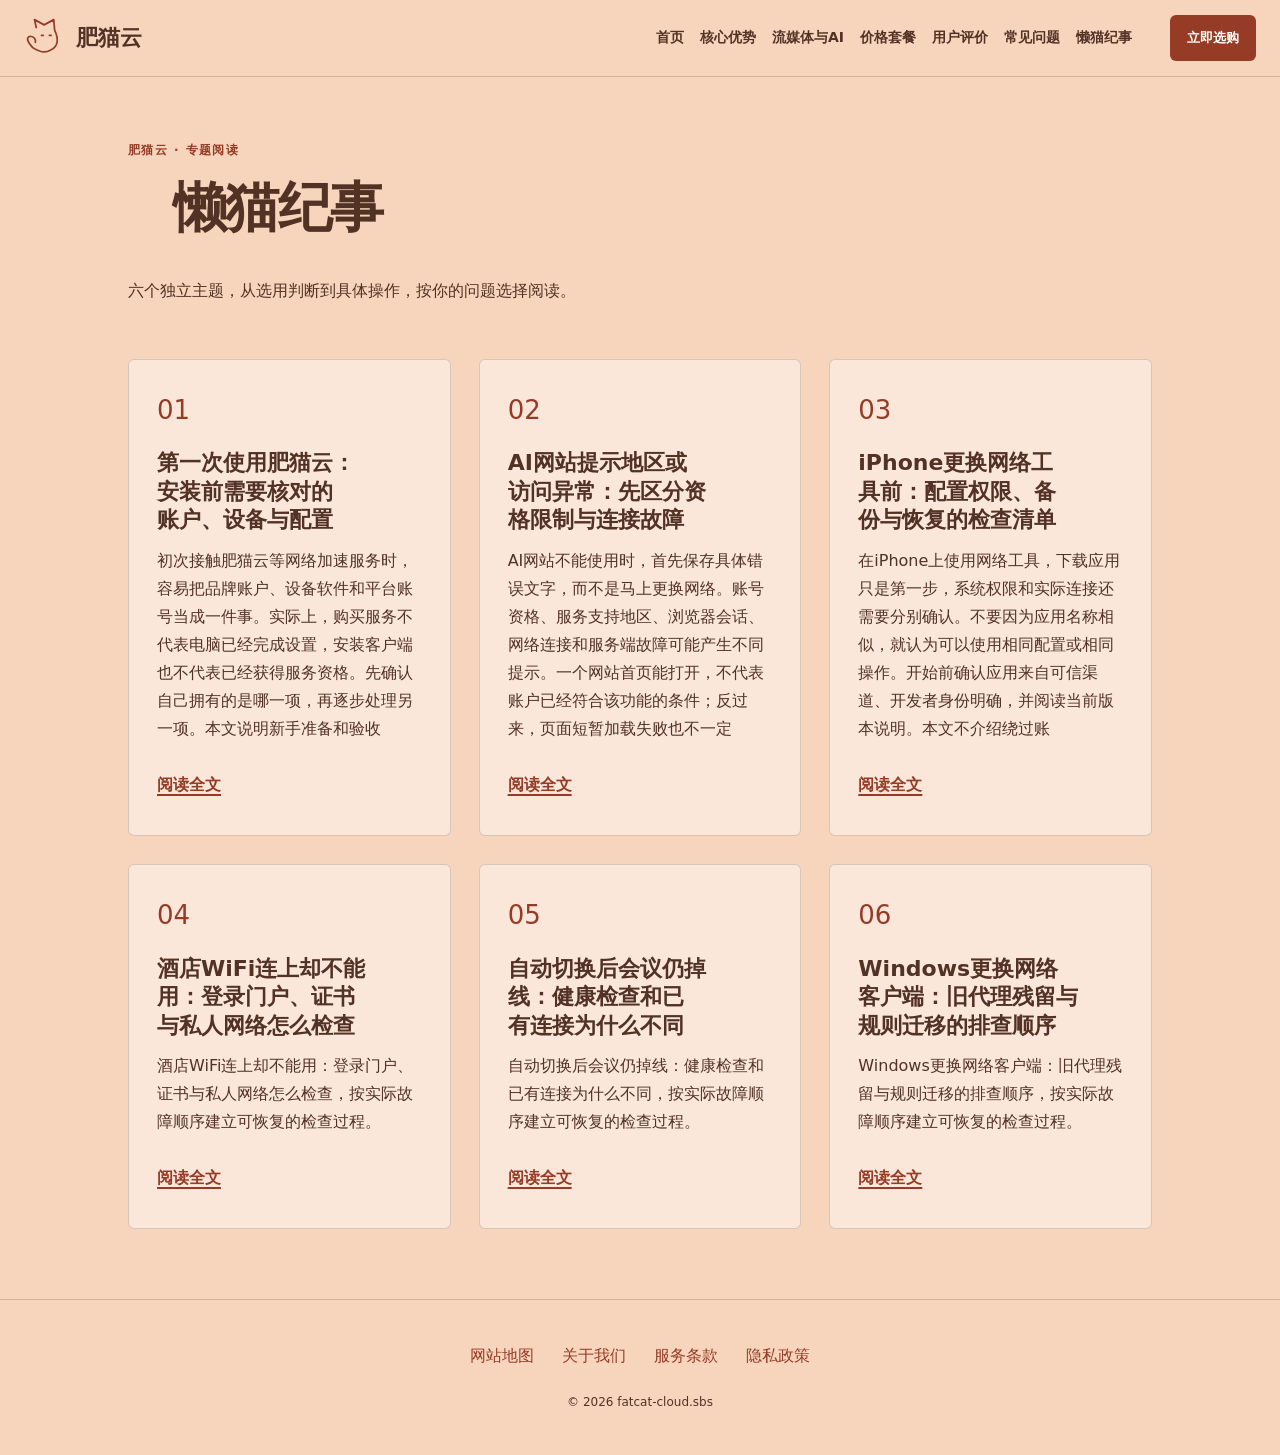
<file: lazy-cat-chronicles.html>
<!DOCTYPE html>
<html lang="zh-CN"><head><meta charset="UTF-8"><meta name="viewport" content="width=device-width,initial-scale=1"><title>懒猫纪事｜肥猫云专题文章</title><meta name="description" content="懒猫纪事收录六篇独立专题，围绕从旧设备迁移到新客户端，先整理配置与账号，再尝试连接展开阅读。"><meta name="keywords" content="肥猫云,懒猫纪事,懒猫纪事,网络使用指南"><link rel="canonical" href="https://fatcat-cloud.sbs/lazy-cat-chronicles.html"><meta property="og:type" content="website"><meta property="og:title" content="懒猫纪事｜肥猫云专题文章"><meta property="og:description" content="懒猫纪事收录六篇独立专题，围绕从旧设备迁移到新客户端，先整理配置与账号，再尝试连接展开阅读。"><meta property="og:url" content="https://fatcat-cloud.sbs/lazy-cat-chronicles.html"><meta property="og:image" content="https://fatcat-cloud.sbs/share.png"><meta property="og:locale" content="zh_CN"><link rel="icon" href="favicon.svg" type="image/svg+xml"><link rel="stylesheet" href="style.css"><script defer src="menu.js"></script><script type="application/ld+json">{"@context": "https://schema.org", "@type": "WebPage", "name": "懒猫纪事｜肥猫云专题文章", "url": "https://fatcat-cloud.sbs/lazy-cat-chronicles.html", "description": "懒猫纪事收录六篇独立专题，围绕从旧设备迁移到新客户端，先整理配置与账号，再尝试连接展开阅读。", "inLanguage": "zh-CN"}</script></head><body class="site-7 hero-C review-1 faq-2 nav-1"><header class="site-header"><div class="nav-wrap"><a class="brand" href="index.html"><svg class="brand-mark" viewBox="0 0 48 48" aria-hidden="true"><path d="M14 12L12 3L23 9L34 3L35 15Q43 32 30 38Q22 43 10 35 M10 35Q0 24 7 22Q14 23 13 29 M20 21H22 M29 21H31" fill="none" stroke="currentColor" stroke-width="2" stroke-linecap="round" stroke-linejoin="round"/></svg><span>肥猫云</span></a><nav id="site-menu" aria-label="主导航"><a href="index.html">首页</a><a href="index.html#features">核心优势</a><a href="index.html#streaming">流媒体与AI</a><a href="index.html#pricing">价格套餐</a><a href="index.html#testimonials">用户评价</a><a href="index.html#faq">常见问题</a><a href="lazy-cat-chronicles.html">懒猫纪事</a></nav><div class="nav-actions"><a class="button compact" href="https://ww012.twilightaff.com/#/?code=A56DH1Af" target="_blank" rel="sponsored nofollow noopener">立即选购</a><button type="button" class="menu-toggle" aria-label="切换主导航菜单" aria-controls="site-menu" aria-expanded="false"><span></span><span></span></button></div></div></header><main class="site-main"><header class="page-heading"><span class="eyebrow">肥猫云 · 专题阅读</span><h1>懒猫纪事</h1><p>六个独立主题，从选用判断到具体操作，按你的问题选择阅读。</p></header><div class="article-list mosaic"><article class="article-card"><h2>第一次使用肥猫云：安装前需要核对的账户、设备与配置</h2><p>初次接触肥猫云等网络加速服务时，容易把品牌账户、设备软件和平台账号当成一件事。实际上，购买服务不代表电脑已经完成设置，安装客户端也不代表已经获得服务资格。先确认自己拥有的是哪一项，再逐步处理另一项。本文说明新手准备和验收</p><a href="fatcat-beginner-friendly-client-setup.html">阅读全文</a></article><article class="article-card"><h2>AI网站提示地区或访问异常：先区分资格限制与连接故障</h2><p>AI网站不能使用时，首先保存具体错误文字，而不是马上更换网络。账号资格、服务支持地区、浏览器会话、网络连接和服务端故障可能产生不同提示。一个网站首页能打开，不代表账户已经符合该功能的条件；反过来，页面短暂加载失败也不一定</p><a href="fatcat-chatgpt-claude-region-unlock-fix.html">阅读全文</a></article><article class="article-card"><h2>iPhone更换网络工具前：配置权限、备份与恢复的检查清单</h2><p>在iPhone上使用网络工具，下载应用只是第一步，系统权限和实际连接还需要分别确认。不要因为应用名称相似，就认为可以使用相同配置或相同操作。开始前确认应用来自可信渠道、开发者身份明确，并阅读当前版本说明。本文不介绍绕过账</p><a href="fatcat-ios-shadowrocket-config-sharing.html">阅读全文</a></article><article class="article-card"><h2>酒店WiFi连上却不能用：登录门户、证书与私人网络怎么检查</h2><p>酒店WiFi连上却不能用：登录门户、证书与私人网络怎么检查，按实际故障顺序建立可恢复的检查过程。</p><a href="fatcat-public-wifi-encryption-shield.html">阅读全文</a></article><article class="article-card"><h2>自动切换后会议仍掉线：健康检查和已有连接为什么不同</h2><p>自动切换后会议仍掉线：健康检查和已有连接为什么不同，按实际故障顺序建立可恢复的检查过程。</p><a href="fatcat-smart-failover-zero-interruption.html">阅读全文</a></article><article class="article-card"><h2>Windows更换网络客户端：旧代理残留与规则迁移的排查顺序</h2><p>Windows更换网络客户端：旧代理残留与规则迁移的排查顺序，按实际故障顺序建立可恢复的检查过程。</p><a href="fatcat-windows-flclash-smooth-migration.html">阅读全文</a></article></div></main><footer class="site-footer"><nav aria-label="页脚导航"><a href="sitemap.html">网站地图</a><a href="about.html">关于我们</a><a href="terms.html">服务条款</a><a href="privacy.html">隐私政策</a></nav><p>© 2026 fatcat-cloud.sbs</p></footer></body></html>
</file>
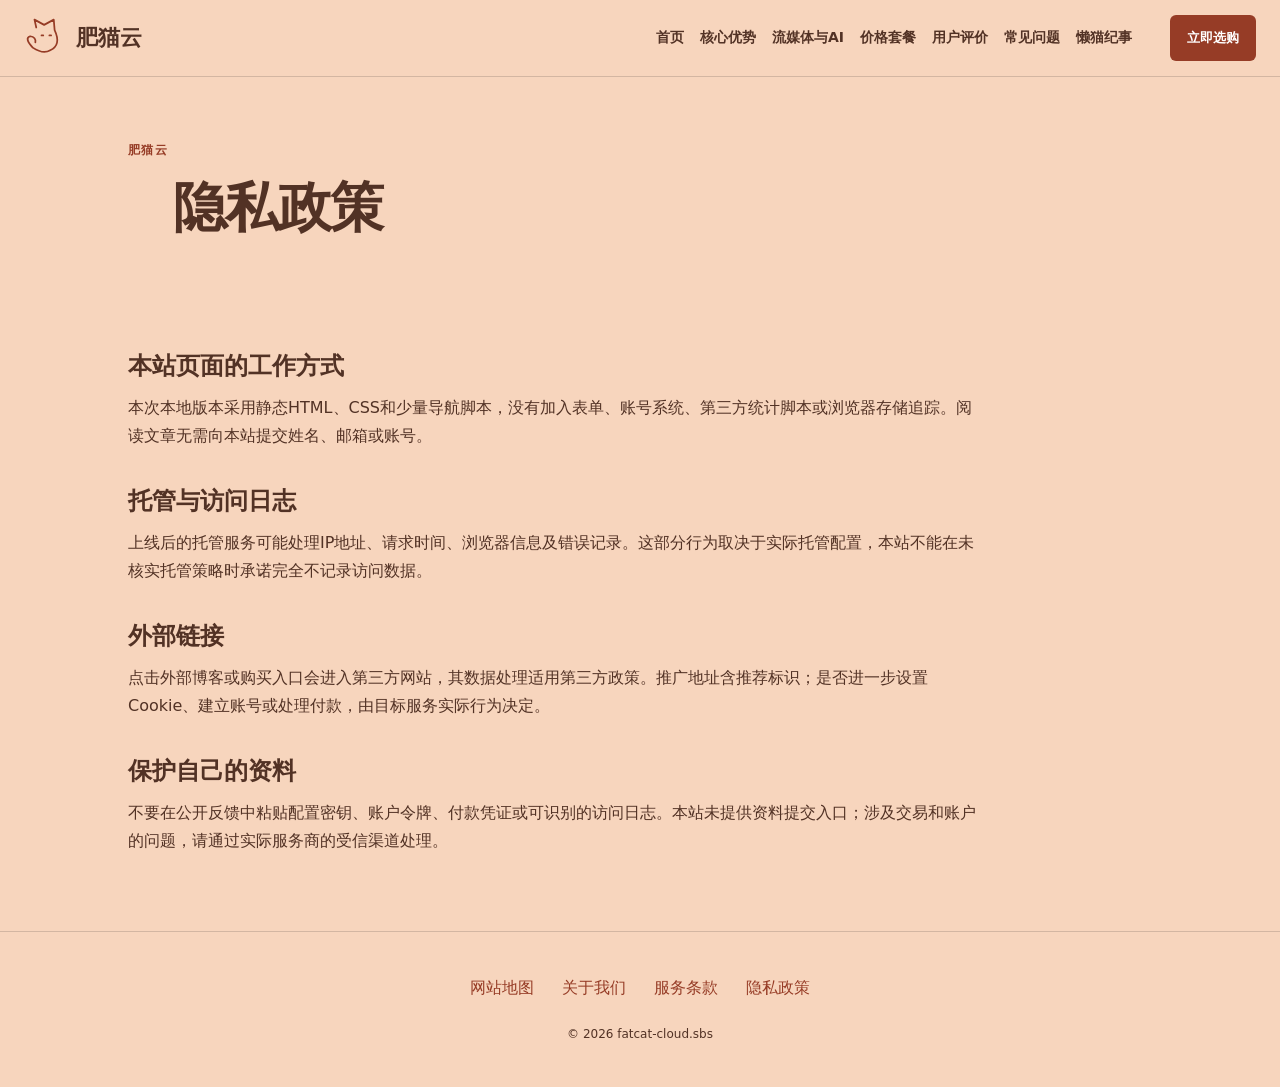
<file: privacy.html>
<!DOCTYPE html>
<html lang="zh-CN"><head><meta charset="UTF-8"><meta name="viewport" content="width=device-width,initial-scale=1"><title>隐私政策｜肥猫云·懒猫纪事</title><meta name="description" content="懒猫纪事的隐私政策：说明肥猫云资料整理、内容使用与第三方服务边界。"><meta name="keywords" content="肥猫云,隐私政策,懒猫纪事,网络使用指南"><link rel="canonical" href="https://fatcat-cloud.sbs/privacy.html"><meta property="og:type" content="website"><meta property="og:title" content="隐私政策｜肥猫云·懒猫纪事"><meta property="og:description" content="懒猫纪事的隐私政策：说明肥猫云资料整理、内容使用与第三方服务边界。"><meta property="og:url" content="https://fatcat-cloud.sbs/privacy.html"><meta property="og:image" content="https://fatcat-cloud.sbs/share.png"><meta property="og:locale" content="zh_CN"><link rel="icon" href="favicon.svg" type="image/svg+xml"><link rel="stylesheet" href="style.css"><script defer src="menu.js"></script><script type="application/ld+json">{"@context": "https://schema.org", "@type": "WebPage", "name": "隐私政策｜肥猫云·懒猫纪事", "url": "https://fatcat-cloud.sbs/privacy.html", "description": "懒猫纪事的隐私政策：说明肥猫云资料整理、内容使用与第三方服务边界。", "inLanguage": "zh-CN"}</script></head><body class="site-7 hero-C review-1 faq-2 nav-1"><header class="site-header"><div class="nav-wrap"><a class="brand" href="index.html"><svg class="brand-mark" viewBox="0 0 48 48" aria-hidden="true"><path d="M14 12L12 3L23 9L34 3L35 15Q43 32 30 38Q22 43 10 35 M10 35Q0 24 7 22Q14 23 13 29 M20 21H22 M29 21H31" fill="none" stroke="currentColor" stroke-width="2" stroke-linecap="round" stroke-linejoin="round"/></svg><span>肥猫云</span></a><nav id="site-menu" aria-label="主导航"><a href="index.html">首页</a><a href="index.html#features">核心优势</a><a href="index.html#streaming">流媒体与AI</a><a href="index.html#pricing">价格套餐</a><a href="index.html#testimonials">用户评价</a><a href="index.html#faq">常见问题</a><a href="lazy-cat-chronicles.html">懒猫纪事</a></nav><div class="nav-actions"><a class="button compact" href="https://ww012.twilightaff.com/#/?code=A56DH1Af" target="_blank" rel="sponsored nofollow noopener">立即选购</a><button type="button" class="menu-toggle" aria-label="切换主导航菜单" aria-controls="site-menu" aria-expanded="false"><span></span><span></span></button></div></div></header><main class="site-main"><header class="page-heading"><span class="eyebrow">肥猫云</span><h1>隐私政策</h1></header><div class="prose"><h2>本站页面的工作方式</h2><p>本次本地版本采用静态HTML、CSS和少量导航脚本，没有加入表单、账号系统、第三方统计脚本或浏览器存储追踪。阅读文章无需向本站提交姓名、邮箱或账号。</p><h2>托管与访问日志</h2><p>上线后的托管服务可能处理IP地址、请求时间、浏览器信息及错误记录。这部分行为取决于实际托管配置，本站不能在未核实托管策略时承诺完全不记录访问数据。</p><h2>外部链接</h2><p>点击外部博客或购买入口会进入第三方网站，其数据处理适用第三方政策。推广地址含推荐标识；是否进一步设置Cookie、建立账号或处理付款，由目标服务实际行为决定。</p><h2>保护自己的资料</h2><p>不要在公开反馈中粘贴配置密钥、账户令牌、付款凭证或可识别的访问日志。本站未提供资料提交入口；涉及交易和账户的问题，请通过实际服务商的受信渠道处理。</p></div></main><footer class="site-footer"><nav aria-label="页脚导航"><a href="sitemap.html">网站地图</a><a href="about.html">关于我们</a><a href="terms.html">服务条款</a><a href="privacy.html">隐私政策</a></nav><p>© 2026 fatcat-cloud.sbs</p></footer></body></html>
</file>
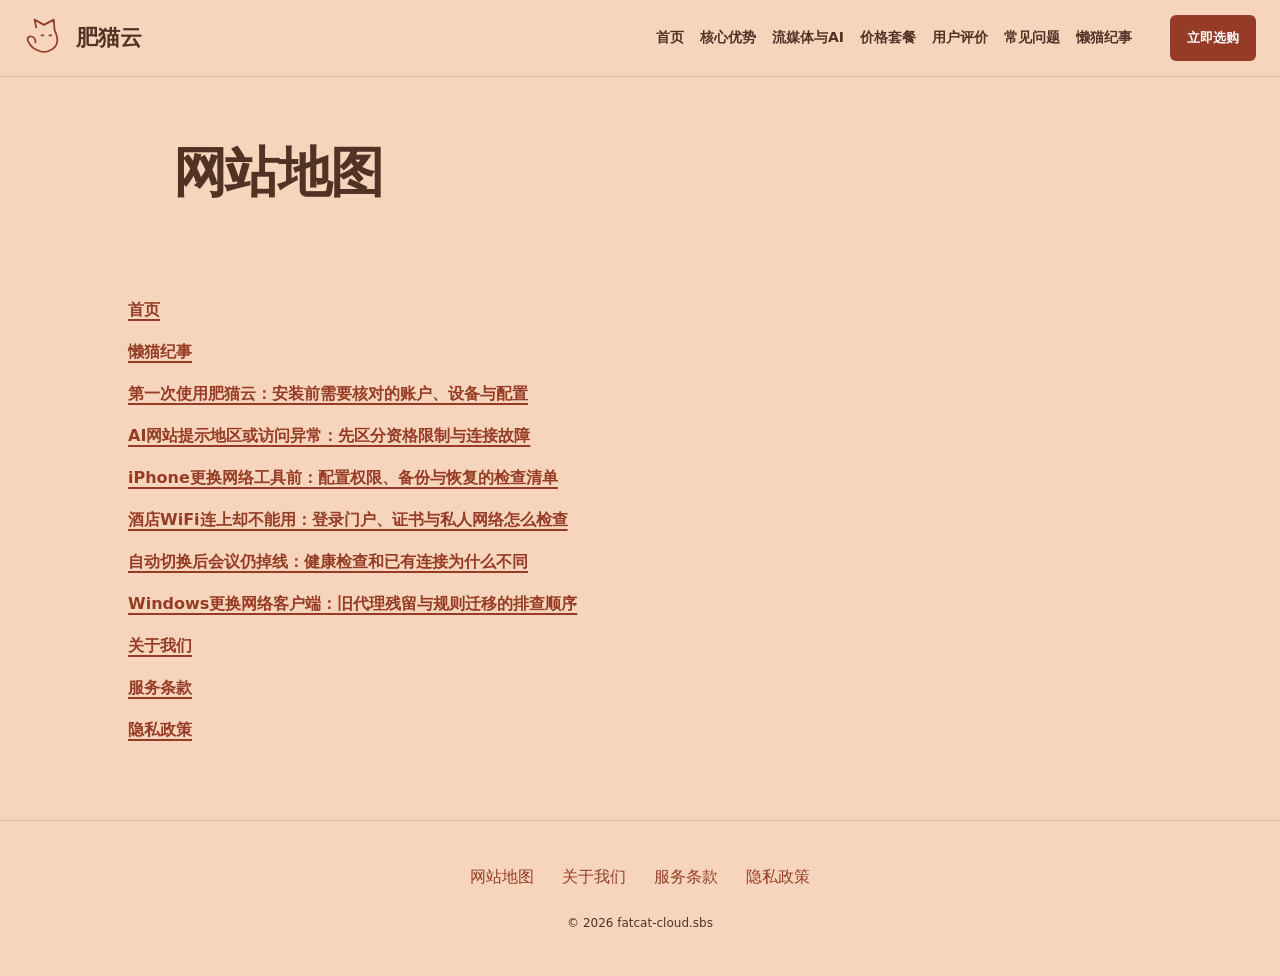
<file: sitemap.html>
<!DOCTYPE html>
<html lang="zh-CN"><head><meta charset="UTF-8"><meta name="viewport" content="width=device-width,initial-scale=1"><title>网站地图｜肥猫云·懒猫纪事</title><meta name="description" content="懒猫纪事及肥猫云资料站的首页、六篇专题文章与辅助说明入口。"><meta name="keywords" content="肥猫云,网站地图,懒猫纪事,网络使用指南"><link rel="canonical" href="https://fatcat-cloud.sbs/sitemap.html"><meta property="og:type" content="website"><meta property="og:title" content="网站地图｜肥猫云·懒猫纪事"><meta property="og:description" content="懒猫纪事及肥猫云资料站的首页、六篇专题文章与辅助说明入口。"><meta property="og:url" content="https://fatcat-cloud.sbs/sitemap.html"><meta property="og:image" content="https://fatcat-cloud.sbs/share.png"><meta property="og:locale" content="zh_CN"><link rel="icon" href="favicon.svg" type="image/svg+xml"><link rel="stylesheet" href="style.css"><script defer src="menu.js"></script><script type="application/ld+json">{"@context": "https://schema.org", "@type": "WebPage", "name": "网站地图｜肥猫云·懒猫纪事", "url": "https://fatcat-cloud.sbs/sitemap.html", "description": "懒猫纪事及肥猫云资料站的首页、六篇专题文章与辅助说明入口。", "inLanguage": "zh-CN"}</script></head><body class="site-7 hero-C review-1 faq-2 nav-1"><header class="site-header"><div class="nav-wrap"><a class="brand" href="index.html"><svg class="brand-mark" viewBox="0 0 48 48" aria-hidden="true"><path d="M14 12L12 3L23 9L34 3L35 15Q43 32 30 38Q22 43 10 35 M10 35Q0 24 7 22Q14 23 13 29 M20 21H22 M29 21H31" fill="none" stroke="currentColor" stroke-width="2" stroke-linecap="round" stroke-linejoin="round"/></svg><span>肥猫云</span></a><nav id="site-menu" aria-label="主导航"><a href="index.html">首页</a><a href="index.html#features">核心优势</a><a href="index.html#streaming">流媒体与AI</a><a href="index.html#pricing">价格套餐</a><a href="index.html#testimonials">用户评价</a><a href="index.html#faq">常见问题</a><a href="lazy-cat-chronicles.html">懒猫纪事</a></nav><div class="nav-actions"><a class="button compact" href="https://ww012.twilightaff.com/#/?code=A56DH1Af" target="_blank" rel="sponsored nofollow noopener">立即选购</a><button type="button" class="menu-toggle" aria-label="切换主导航菜单" aria-controls="site-menu" aria-expanded="false"><span></span><span></span></button></div></div></header><main class="site-main"><header class="page-heading"><h1>网站地图</h1></header><div class="prose"><ul class="map-links"><li><a href="index.html">首页</a></li><li><a href="lazy-cat-chronicles.html">懒猫纪事</a></li><li><a href="fatcat-beginner-friendly-client-setup.html">第一次使用肥猫云：安装前需要核对的账户、设备与配置</a></li><li><a href="fatcat-chatgpt-claude-region-unlock-fix.html">AI网站提示地区或访问异常：先区分资格限制与连接故障</a></li><li><a href="fatcat-ios-shadowrocket-config-sharing.html">iPhone更换网络工具前：配置权限、备份与恢复的检查清单</a></li><li><a href="fatcat-public-wifi-encryption-shield.html">酒店WiFi连上却不能用：登录门户、证书与私人网络怎么检查</a></li><li><a href="fatcat-smart-failover-zero-interruption.html">自动切换后会议仍掉线：健康检查和已有连接为什么不同</a></li><li><a href="fatcat-windows-flclash-smooth-migration.html">Windows更换网络客户端：旧代理残留与规则迁移的排查顺序</a></li><li><a href="about.html">关于我们</a></li><li><a href="terms.html">服务条款</a></li><li><a href="privacy.html">隐私政策</a></li></ul></div></main><footer class="site-footer"><nav aria-label="页脚导航"><a href="sitemap.html">网站地图</a><a href="about.html">关于我们</a><a href="terms.html">服务条款</a><a href="privacy.html">隐私政策</a></nav><p>© 2026 fatcat-cloud.sbs</p></footer></body></html>
</file>
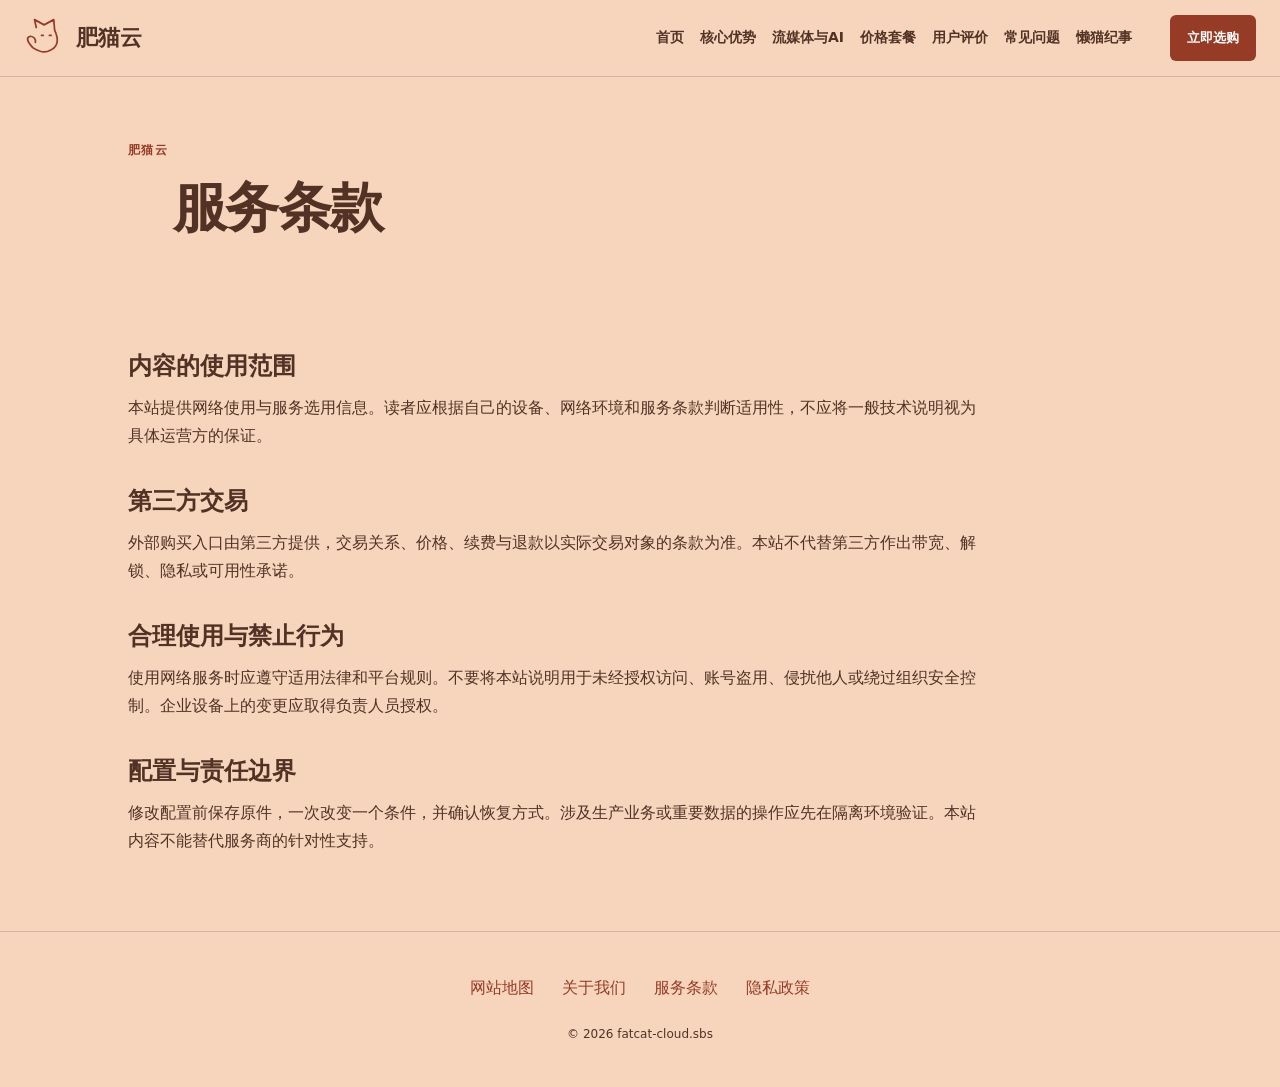
<file: terms.html>
<!DOCTYPE html>
<html lang="zh-CN"><head><meta charset="UTF-8"><meta name="viewport" content="width=device-width,initial-scale=1"><title>服务条款｜肥猫云·懒猫纪事</title><meta name="description" content="懒猫纪事的服务条款：说明肥猫云资料整理、内容使用与第三方服务边界。"><meta name="keywords" content="肥猫云,服务条款,懒猫纪事,网络使用指南"><link rel="canonical" href="https://fatcat-cloud.sbs/terms.html"><meta property="og:type" content="website"><meta property="og:title" content="服务条款｜肥猫云·懒猫纪事"><meta property="og:description" content="懒猫纪事的服务条款：说明肥猫云资料整理、内容使用与第三方服务边界。"><meta property="og:url" content="https://fatcat-cloud.sbs/terms.html"><meta property="og:image" content="https://fatcat-cloud.sbs/share.png"><meta property="og:locale" content="zh_CN"><link rel="icon" href="favicon.svg" type="image/svg+xml"><link rel="stylesheet" href="style.css"><script defer src="menu.js"></script><script type="application/ld+json">{"@context": "https://schema.org", "@type": "WebPage", "name": "服务条款｜肥猫云·懒猫纪事", "url": "https://fatcat-cloud.sbs/terms.html", "description": "懒猫纪事的服务条款：说明肥猫云资料整理、内容使用与第三方服务边界。", "inLanguage": "zh-CN"}</script></head><body class="site-7 hero-C review-1 faq-2 nav-1"><header class="site-header"><div class="nav-wrap"><a class="brand" href="index.html"><svg class="brand-mark" viewBox="0 0 48 48" aria-hidden="true"><path d="M14 12L12 3L23 9L34 3L35 15Q43 32 30 38Q22 43 10 35 M10 35Q0 24 7 22Q14 23 13 29 M20 21H22 M29 21H31" fill="none" stroke="currentColor" stroke-width="2" stroke-linecap="round" stroke-linejoin="round"/></svg><span>肥猫云</span></a><nav id="site-menu" aria-label="主导航"><a href="index.html">首页</a><a href="index.html#features">核心优势</a><a href="index.html#streaming">流媒体与AI</a><a href="index.html#pricing">价格套餐</a><a href="index.html#testimonials">用户评价</a><a href="index.html#faq">常见问题</a><a href="lazy-cat-chronicles.html">懒猫纪事</a></nav><div class="nav-actions"><a class="button compact" href="https://ww012.twilightaff.com/#/?code=A56DH1Af" target="_blank" rel="sponsored nofollow noopener">立即选购</a><button type="button" class="menu-toggle" aria-label="切换主导航菜单" aria-controls="site-menu" aria-expanded="false"><span></span><span></span></button></div></div></header><main class="site-main"><header class="page-heading"><span class="eyebrow">肥猫云</span><h1>服务条款</h1></header><div class="prose"><h2>内容的使用范围</h2><p>本站提供网络使用与服务选用信息。读者应根据自己的设备、网络环境和服务条款判断适用性，不应将一般技术说明视为具体运营方的保证。</p><h2>第三方交易</h2><p>外部购买入口由第三方提供，交易关系、价格、续费与退款以实际交易对象的条款为准。本站不代替第三方作出带宽、解锁、隐私或可用性承诺。</p><h2>合理使用与禁止行为</h2><p>使用网络服务时应遵守适用法律和平台规则。不要将本站说明用于未经授权访问、账号盗用、侵扰他人或绕过组织安全控制。企业设备上的变更应取得负责人员授权。</p><h2>配置与责任边界</h2><p>修改配置前保存原件，一次改变一个条件，并确认恢复方式。涉及生产业务或重要数据的操作应先在隔离环境验证。本站内容不能替代服务商的针对性支持。</p></div></main><footer class="site-footer"><nav aria-label="页脚导航"><a href="sitemap.html">网站地图</a><a href="about.html">关于我们</a><a href="terms.html">服务条款</a><a href="privacy.html">隐私政策</a></nav><p>© 2026 fatcat-cloud.sbs</p></footer></body></html>
</file>
<file: style.css>
:root{--bg:#f7d5bd;--ink:#523225;--accent:#963c26;--panel:#ffffff70;--line:#00000025;--button-ink:#ffffff;--font:system-ui,-apple-system,"Microsoft YaHei",sans-serif;--width:1080px;--radius:6px;}
*{box-sizing:border-box}html{scroll-behavior:smooth}body{margin:0;background:var(--bg);color:var(--ink);font-family:var(--font);line-height:1.75}a{color:var(--accent);text-decoration-thickness:1px;text-underline-offset:4px}a:visited{color:var(--accent)}a:hover{text-decoration:underline}button,a{-webkit-tap-highlight-color:transparent}button{font:inherit}a:focus-visible,button:focus-visible,summary:focus-visible{outline:3px solid var(--accent);outline-offset:5px}svg{max-width:100%}h1,h2,h3,p{margin-top:0}h1{font-size:clamp(30px,4.2vw,58px);line-height:1.2;letter-spacing:-.025em;max-width:19ch}h2{font-size:clamp(25px,3vw,38px);line-height:1.3;margin-bottom:12px}h3{font-size:19px;line-height:1.5}p{overflow-wrap:anywhere}img{max-width:100%;height:auto}.site-header{position:sticky;top:0;z-index:20;background:var(--bg);border-bottom:1px solid var(--line)}.nav-wrap{max-width:1440px;padding:15px 24px;margin:auto;display:flex;align-items:center;gap:24px}.brand{color:var(--ink)!important;display:flex;align-items:center;gap:10px;font-weight:800;white-space:nowrap;text-decoration:none;font-size:22px}.brand-mark{width:42px;height:42px;color:var(--accent)}#site-menu{display:flex;gap:17px;margin-left:auto;align-items:center}#site-menu a{font:600 13px/1.4 system-ui,sans-serif;text-decoration:none;color:var(--ink);white-space:nowrap}#site-menu a:hover{color:var(--accent)}.nav-actions{display:flex;align-items:center;gap:10px;margin-left:auto}.button{display:inline-flex;align-items:center;justify-content:center;background:var(--accent);color:var(--button-ink)!important;padding:13px 24px;border-radius:var(--radius);font:700 15px/1.5 system-ui,sans-serif;text-decoration:none;min-height:46px;white-space:nowrap}.button:hover{filter:brightness(.94);text-decoration:none}.compact{font-size:13px;padding:10px 17px}.menu-toggle{display:none;width:44px;height:44px;border:1px solid var(--line);background:transparent;border-radius:8px;color:var(--ink);align-items:center;justify-content:center;flex-direction:column;gap:6px}.menu-toggle span{display:block;width:20px;height:2px;background:currentColor}.site-main{max-width:var(--width);margin:auto;padding:0 28px;position:relative;z-index:1}.hero-section{min-height:600px;padding:72px 0;display:grid;grid-template-columns:1.1fr .9fr;gap:52px;align-items:center}.hero-intro{font-size:18px;max-width:40em}.eyebrow{display:block;color:var(--accent);font:700 12px/1.6 system-ui,sans-serif;letter-spacing:.12em;margin-bottom:16px}.hero-actions{display:flex;gap:24px;align-items:center;flex-wrap:wrap;margin-top:30px}.text-button{font-weight:700;min-height:44px;display:inline-flex;align-items:center}.hero-art{min-width:0;width:100%;display:flex;justify-content:center;align-items:center;animation:art-sway 9s ease-in-out infinite}.hero-art>svg{width:100%;height:auto!important;aspect-ratio:13/11;max-height:460px!important}.hero-A .hero-art{grid-column:1;grid-row:1}.hero-A .hero-copy{grid-column:2}.hero-C .hero-section{grid-template-columns:1fr;text-align:center;gap:28px;padding-bottom:40px}.hero-C h1,.hero-C .hero-intro{margin-left:auto;margin-right:auto}.hero-C .hero-actions{justify-content:center}.hero-C .hero-art{width:min(660px,100%);margin:auto}.hero-D .hero-section{display:block;text-align:center;min-height:620px;padding-top:130px}.hero-D h1,.hero-D .hero-intro{margin-left:auto;margin-right:auto}.hero-D .hero-actions{justify-content:center}.hero-D .hero-section>.hero-art{display:none}.site-art{position:fixed;inset:70px 0 0;pointer-events:none;z-index:0;display:flex;align-items:center;justify-content:center;opacity:.15;animation:art-sway 12s ease-in-out infinite}.site-art>svg{width:85vw;height:80vh!important;max-height:none!important}.section{padding:70px 0;border-top:1px solid var(--line);scroll-margin-top:100px}.section-heading{margin-bottom:32px}.section-intro{max-width:750px;margin-bottom:26px}.features{display:grid;gap:24px}.feature{display:flex;gap:20px;padding:24px;border:1px solid var(--line);border-radius:var(--radius);background:var(--panel)}.feature>svg{width:46px;height:46px;flex-shrink:0;color:var(--accent)}.feature p{margin-bottom:0}.features.tiles{grid-template-columns:repeat(2,minmax(0,1fr))}.features.rail{grid-template-columns:repeat(4,minmax(0,1fr))}.features.rail .feature{display:block;padding:22px 18px}.features.rail .feature svg{margin-bottom:14px}.features.list .feature{border-width:0 0 1px;border-radius:0;background:transparent}.features.list{grid-template-columns:1fr}.features.list .feature>div{display:grid;grid-template-columns:220px 1fr;gap:28px}.use-cases{display:grid;gap:24px}.use-cases.columns{grid-template-columns:repeat(3,minmax(0,1fr))}.use-case{padding:28px;background:var(--panel);border-radius:var(--radius);position:relative;border:1px solid var(--line)}.use-cases.rows .use-case{display:grid;grid-template-columns:50px 170px 1fr;gap:12px 24px;align-items:start}.use-cases.rows .use-case>p:not(.platforms),.use-cases.rows .status{grid-column:3}.use-cases.steps .use-case:nth-child(2){margin-left:7%}.use-cases.steps .use-case:nth-child(3){margin-left:14%}.item-no,.review-mark{color:var(--accent);font-size:26px;font-weight:700}.platforms{font-size:14px;color:var(--accent)}.status{font-size:12px;border-top:1px solid var(--line);padding-top:10px;display:block}.plans{display:grid;gap:22px}.plans.cards{grid-template-columns:repeat(3,minmax(0,1fr))}.plan{padding:28px;border:1px solid var(--line);border-radius:var(--radius);background:var(--panel)}.price-value{font-size:24px;font-weight:700;color:var(--accent)}dl{margin:20px 0}dl>div{display:flex;justify-content:space-between;gap:12px;padding:10px 0;border-bottom:1px solid var(--line);font-size:14px}dd{margin:0}.plans.table .plan{display:grid;grid-template-columns:1fr 1fr 2fr;gap:8px 24px;align-items:center}.plans.table .plan>h3{grid-column:1}.plans.table .price-value{grid-column:2;grid-row:1/3}.plans.table dl{grid-column:3;grid-row:1/4;margin:0}.plans.table .small{grid-column:1/3}.small{font-size:12px;opacity:.8}.reviews{display:grid;grid-template-columns:repeat(3,minmax(0,1fr));gap:28px}.review{padding:28px 0;border-top:3px solid var(--accent)}.review h3{margin-top:16px}.faq-list{max-width:900px}.faq-list details{padding:18px 0;border-bottom:1px solid var(--line)}summary{cursor:pointer;font-weight:700;padding-right:20px}details p{margin:16px 0 4px;max-width:75ch}.site-footer{position:relative;z-index:1;padding:42px 24px;border-top:1px solid var(--line);background:var(--bg);text-align:center}.site-footer nav{display:flex;gap:28px;justify-content:center;flex-wrap:wrap}.site-footer p{font-size:12px;margin:22px 0 0}.page-heading{padding:64px 0 38px}.page-heading h1{max-width:25ch}.article-list{display:grid;gap:28px;padding-bottom:70px;counter-reset:stories}.article-card{border:1px solid var(--line);background:var(--panel);border-radius:var(--radius);padding:30px;counter-increment:stories;position:relative}.article-card::before{content:counter(stories,decimal-leading-zero);display:block;font-size:26px;color:var(--accent);margin-bottom:16px}.article-card h2{font-size:23px}.article-card p{margin-bottom:20px}.article-list.split{grid-template-columns:repeat(2,minmax(0,1fr))}.article-list.stack{grid-template-columns:1fr}.article-list.stack .article-card{display:grid;grid-template-columns:64px 1fr 1fr;gap:20px}.article-list.stack .article-card a{grid-column:2}.article-list.mosaic{grid-template-columns:repeat(3,minmax(0,1fr))}.article-list.mosaic .article-card:first-child{grid-column:span 2}.article-page{max-width:850px;margin:auto;padding:56px 0 80px}.article-page h1{max-width:100%;font-size:clamp(28px,3.5vw,44px)}.article-page .lead{font-size:18px;padding-bottom:24px;border-bottom:1px solid var(--line)}.article-body h2{font-size:25px;margin:40px 0 18px}.article-body p{font-size:17px;line-height:1.95;margin-bottom:20px}.article-body a,.article-body a:visited{color:var(--accent);font-weight:700}.sources{margin-top:40px;padding-top:20px;border-top:1px solid var(--line);font-size:12px}.sources p{overflow-wrap:anywhere}.prose{max-width:850px;padding-bottom:60px}.prose h2{font-size:24px;margin-top:36px}.map-links{list-style:none;padding:0;display:grid;gap:14px}.site-0 .section-heading,.site-6 .section-heading,.site-12 .section-heading{border-left:5px solid var(--accent);padding-left:22px}.site-1 .section-heading,.site-7 .section-heading,.site-13 .section-heading{text-align:center}.site-2 .section-heading,.site-8 .section-heading,.site-14 .section-heading{display:flex;align-items:baseline;gap:30px;flex-wrap:wrap}.site-3 .section,.site-9 .section,.site-15 .section{border-top-width:3px}.site-4 .feature,.site-10 .feature,.site-16 .feature{border-inline-start:5px solid var(--accent)}.site-5 .use-case,.site-11 .use-case,.site-17 .use-case{border-top:4px solid var(--accent)}@keyframes art-sway{0%,100%{transform:translateY(0)}50%{transform:translateY(-8px)}}
@media(max-width:1240px){#site-menu{display:none;position:absolute;left:0;right:0;top:100%;padding:22px;background:var(--bg);border-bottom:1px solid var(--line);box-shadow:0 12px 20px #0001;margin:0;flex-direction:column;align-items:stretch;gap:0}#site-menu.is-open{display:flex}#site-menu a{padding:12px}.menu-toggle{display:flex}.features.rail{grid-template-columns:repeat(2,minmax(0,1fr))}.nav-wrap{position:relative}.nav-actions{margin-left:auto}}
@media(max-width:768px){.site-main{padding:0 22px}.hero-section,.hero-A .hero-section{grid-template-columns:1fr;gap:24px;padding:42px 0;min-height:0}.hero-A .hero-copy,.hero-A .hero-art{grid-column:auto;grid-row:auto}.hero-A .hero-copy{order:0}.hero-A .hero-art{order:1}.hero-art>svg{max-height:340px!important}.hero-D .hero-section{padding:75px 0;min-height:520px}.hero-intro{font-size:16px}.hero-copy h1{max-width:21ch}.section{padding:48px 0}.features.tiles,.features.rail,.use-cases.columns,.plans.cards,.reviews,.article-list.split,.article-list.mosaic{grid-template-columns:1fr}.features.list .feature>div{display:block}.features.rail .feature{display:flex}.use-cases.rows .use-case{display:block}.use-cases.steps .use-case:nth-child(n){margin-left:0}.plans.table .plan{display:block}.article-list.mosaic .article-card:first-child{grid-column:auto}.article-list.stack .article-card{display:block}.page-heading{padding-top:40px}.article-page{padding-top:38px}.article-body p{font-size:16px}.nav-wrap{padding:12px 16px;gap:12px}.brand{font-size:19px;gap:7px}.brand-mark{width:32px;height:32px}.compact{padding:10px 12px;font-size:12px}.site-footer nav{gap:14px 24px}.site-art{opacity:.09}.section-heading{display:block!important}}
@media(max-width:360px){.site-main{padding:0 16px}.nav-wrap{padding:10px 12px}.brand-mark{width:28px}.brand{font-size:17px}.nav-actions{gap:7px}.compact{padding:9px}.menu-toggle{width:38px;height:40px}.hero-actions{gap:18px}.feature,.plan,.use-case,.article-card{padding:21px}.hero-copy h1{font-size:29px}}
@media(prefers-reduced-motion:reduce){html{scroll-behavior:auto}*,*::before,*::after{animation:none!important;transition:none!important}}

.review-1 .reviews{grid-template-columns:1fr}.review-1 .review{display:grid;grid-template-columns:70px 180px 1fr;gap:14px;align-items:baseline;padding:22px 0;border-top-width:1px}.review-1 .review h3{margin:0}.review-1 .review .small{grid-column:3}.review-2 .reviews{grid-template-columns:1.3fr 1fr}.review-2 .review:first-child{grid-row:span 2;padding:36px;border:1px solid var(--line);border-radius:var(--radius);background:var(--panel)}.faq-1 .faq-list{max-width:none;display:grid;grid-template-columns:1fr 1fr;gap:24px}.faq-1 details:last-child{grid-column:span 2}.faq-2 .faq-list{margin-left:22%;border-left:3px solid var(--accent);padding-left:28px}.site-0 .hero-section{grid-template-columns:1.25fr .75fr}.site-1 .hero-section{grid-template-columns:1.1fr 1fr}.site-4 .hero-section{gap:90px}.site-5 .hero-copy{border-left:3px solid var(--accent);padding-left:30px}.site-6 .hero-art{border:1px solid var(--line);border-radius:50%;padding:25px}.site-7 .hero-section{padding-top:52px}.site-7 .hero-art{max-width:520px}.site-9 h1{font-size:clamp(32px,4.8vw,65px)}.site-10 .hero-section{grid-template-columns:.8fr 1.2fr}.site-11 .hero-copy{max-width:900px;margin:auto}.site-13 .hero-art{max-width:570px}.site-14 .hero-copy{border-bottom:4px solid var(--accent);padding-bottom:32px}.site-15 h1{font-weight:500;letter-spacing:-.04em}.site-17 .hero-section{gap:80px}.site-art{opacity:.3}.hero-D .article-page,.hero-D .prose{background:color-mix(in srgb,var(--bg) 88%,transparent);padding:36px}.hero-D .hero-copy{position:relative}.hero-D .hero-copy::before{content:'';position:absolute;inset:-25px -15px;background:radial-gradient(ellipse,var(--bg),transparent 75%);z-index:-1;pointer-events:none}
@media(min-width:1241px){.nav-1 .nav-wrap{display:grid;grid-template-columns:1fr auto 1fr;gap:10px 30px}.nav-1 .brand{grid-column:2;grid-row:1;justify-content:center}.nav-1 .nav-actions{grid-column:3;grid-row:1}.nav-1 #site-menu{grid-column:1/4;grid-row:2;justify-content:center;margin:auto;padding-top:6px}.nav-1 .section{scroll-margin-top:160px}.nav-2 .nav-wrap{display:grid;grid-template-columns:auto 1fr auto;gap:10px 35px}.nav-2 .brand{grid-row:1/3}.nav-2 #site-menu{grid-column:2/4;grid-row:2;justify-content:flex-end;margin:0}.nav-2 .nav-actions{grid-column:3;grid-row:1}.nav-2 .section{scroll-margin-top:150px}}
@media(max-width:768px){.hero-section{grid-template-columns:1fr!important;gap:26px!important}.hero-copy{border-left:0!important;padding-left:0!important}.review-1 .review{display:block}.review-1 .review h3{margin:12px 0}.review-2 .reviews{grid-template-columns:1fr}.review-2 .review:first-child{grid-row:auto;padding:24px}.faq-1 .faq-list{grid-template-columns:1fr;gap:0}.faq-1 details:last-child{grid-column:auto}.faq-2 .faq-list{margin-left:0;padding-left:20px}.site-art{opacity:.22}.hero-D .article-page,.hero-D .prose{padding:26px 10px}}
.site-2 .site-art{opacity:.85}.site-12 .site-art{opacity:1}.site-12 .site-art path{opacity:.65}.site-16 .site-art{opacity:.6}@media(max-width:768px){.site-2 .site-art{opacity:.7}.site-12 .site-art{opacity:1}.site-16 .site-art{opacity:.5}}.site-5 .hero-art{position:relative}.site-5 .hero-art>svg:first-child{position:absolute;inset:0}.site-5 .coffee-mark{position:relative}.roast-bean{animation:roast-rock 9s ease-in-out infinite}@keyframes roast-rock{0%,100%{transform:rotate(-3deg)}50%{transform:rotate(5deg)}}@media(prefers-reduced-motion:reduce){.roast-bean{animation:none!important}}h1,h2{text-wrap:balance}
/* Card presentation revision */
a,a:link,a:visited,a:hover,a:focus{text-decoration:none!important}.features,.features.rail,.features.tiles,.features.list{display:grid;grid-template-columns:repeat(2,minmax(0,1fr));gap:24px}.features.list .feature>div{display:block}.feature,.features.rail .feature{display:block;padding:28px}.feature>svg{margin-bottom:16px}.use-cases,.use-cases.rows,.use-cases.steps,.use-cases.columns{display:grid;grid-template-columns:repeat(3,minmax(0,1fr));gap:24px}.use-cases.rows .use-case{display:block}.use-cases.steps .use-case:nth-child(n){margin-left:0}.plans,.plans.table,.plans.cards{grid-template-columns:repeat(3,minmax(0,1fr));align-items:stretch}.plans.table .plan,.plan{display:flex;flex-direction:column;padding:30px;border-radius:var(--radius)}.plan .price-value{font-size:40px;margin:16px 0}.price-value small{font-size:14px;font-weight:400}.quota{padding:18px 0;border-top:1px solid var(--line);border-bottom:1px solid var(--line)}.quota strong{font-size:28px}.plan ul{padding-left:19px;flex:1}.plan li{margin:14px 0}.reviews,.review-1 .reviews,.review-2 .reviews{display:grid;grid-template-columns:repeat(3,minmax(0,1fr));gap:24px}.review,.review-1 .review,.review-2 .review:first-child{display:block;grid-row:auto;padding:26px;border:1px solid var(--line);border-radius:var(--radius);background:var(--panel)}.faq-1 .faq-list{display:block}.faq-2 .faq-list{margin-left:0}.site-5 .hero-copy{border-left:0;padding-left:0}@media(max-width:768px){.features,.features.rail,.features.tiles,.features.list,.use-cases,.use-cases.rows,.use-cases.steps,.use-cases.columns,.plans,.plans.cards,.plans.table,.reviews,.review-1 .reviews,.review-2 .reviews{grid-template-columns:1fr}}

/* Final vertical cards, including the independent article index. */
.features,.features.rail,.features.tiles,.features.list{grid-template-columns:repeat(4,minmax(0,1fr));align-items:stretch}
.feature,.features.list .feature,.features.rail .feature{display:flex;flex-direction:column;border:1px solid var(--line);border-radius:var(--radius);background:var(--panel);padding:25px 22px;min-height:275px}
.features.list .feature>div{display:block}.feature p{font-size:15px}.feature>svg{margin:0 0 18px}.use-case{min-height:280px;display:flex!important;flex-direction:column}.use-case .platforms{margin-top:0}
.plan{min-height:430px}.plan ul{margin-bottom:0}.reviews .review{min-height:270px}.reviews .review .small{line-height:1.8}
.article-list,.article-list.split,.article-list.stack,.article-list.mosaic{grid-template-columns:repeat(3,minmax(0,1fr));align-items:stretch}
.article-list .article-card,.article-list.stack .article-card{display:flex;flex-direction:column;gap:0;min-height:320px;padding:28px}.article-list.mosaic .article-card:first-child{grid-column:auto}.article-card a{margin-top:auto;align-self:flex-start;padding:8px 0}.article-card h2{font-size:22px}
@media(max-width:1100px) and (min-width:769px){.features,.features.rail,.features.tiles,.features.list{grid-template-columns:repeat(2,minmax(0,1fr))}.article-list,.article-list.split,.article-list.stack,.article-list.mosaic{grid-template-columns:repeat(2,minmax(0,1fr))}.plan{padding:22px!important}.price-value{font-size:34px!important}}
@media(max-width:768px){.features,.features.rail,.features.tiles,.features.list,.article-list,.article-list.split,.article-list.stack,.article-list.mosaic{grid-template-columns:1fr}.feature,.features.list .feature,.features.rail .feature,.use-case,.reviews .review{min-height:0}.plan{min-height:400px}.article-list .article-card{min-height:265px}.hero-art{max-width:100%}.site-art{max-width:100vw}}

/* ==========================================================================
   Navigation Alignment, Article Hyperlinks & Clickable Cards Update
   ========================================================================== */

/* 1. Ensure CTA button and all menu items stay on the exact same row */
.site-header .nav-wrap,
.nav-0 .nav-wrap,
.nav-1 .nav-wrap,
.nav-2 .nav-wrap {
  display: flex !important;
  align-items: center !important;
  justify-content: flex-start !important;
  gap: 20px !important;
  flex-wrap: nowrap !important;
  grid-template-columns: none !important;
  grid-template-rows: none !important;
}

.site-header .brand,
.nav-0 .brand,
.nav-1 .brand,
.nav-2 .brand {
  flex-shrink: 0 !important;
  margin-right: auto !important;
  grid-column: auto !important;
  grid-row: auto !important;
}

.site-header #site-menu,
.nav-0 #site-menu,
.nav-1 #site-menu,
.nav-2 #site-menu {
  display: flex !important;
  align-items: center !important;
  gap: 16px !important;
  margin: 0 !important;
  padding: 0 !important;
  flex-shrink: 0 !important;
  grid-column: auto !important;
  grid-row: auto !important;
}

.site-header #site-menu a,
.nav-0 #site-menu a,
.nav-1 #site-menu a,
.nav-2 #site-menu a {
  white-space: nowrap !important;
  font-size: 14px !important;
}

.site-header .nav-actions,
.nav-0 .nav-actions,
.nav-1 .nav-actions,
.nav-2 .nav-actions {
  display: flex !important;
  align-items: center !important;
  gap: 12px !important;
  margin-left: 18px !important;
  flex-shrink: 0 !important;
  grid-column: auto !important;
  grid-row: auto !important;
}

.site-header .nav-actions .button,
.nav-0 .nav-actions .button,
.nav-1 .nav-actions .button,
.nav-2 .nav-actions .button {
  white-space: nowrap !important;
}

/* Responsive mobile drawer below 980px */
@media (max-width: 980px) {
  .site-header #site-menu,
  .nav-0 #site-menu,
  .nav-1 #site-menu,
  .nav-2 #site-menu {
    display: none !important;
    position: absolute !important;
    left: 0 !important;
    right: 0 !important;
    top: 100% !important;
    padding: 18px 24px !important;
    background: var(--bg) !important;
    border-bottom: 1px solid var(--line) !important;
    box-shadow: 0 12px 24px rgba(0, 0, 0, 0.15) !important;
    flex-direction: column !important;
    align-items: stretch !important;
    gap: 0 !important;
    z-index: 100 !important;
  }
  .site-header #site-menu.is-open,
  .nav-0 #site-menu.is-open,
  .nav-1 #site-menu.is-open,
  .nav-2 #site-menu.is-open {
    display: flex !important;
  }
  .site-header #site-menu a,
  .nav-0 #site-menu a,
  .nav-1 #site-menu a,
  .nav-2 #site-menu a {
    padding: 12px 0 !important;
    border-bottom: 1px solid var(--line) !important;
  }
  .site-header #site-menu a:last-child,
  .nav-0 #site-menu a:last-child,
  .nav-1 #site-menu a:last-child,
  .nav-2 #site-menu a:last-child {
    border-bottom: none !important;
  }
  .site-header .menu-toggle {
    display: flex !important;
  }
}

/* 2. Article & prose hyperlinks prominent colored styling */
.article-page a:not(.button):not(.brand),
.article-body a:not(.button):not(.brand),
.prose a:not(.button):not(.brand),
article a:not(.button):not(.brand) {
  color: var(--accent) !important;
  font-weight: 700 !important;
  text-decoration: underline !important;
  text-decoration-thickness: 2px !important;
  text-underline-offset: 4px !important;
  transition: opacity 0.2s ease !important;
}

.article-page a:not(.button):not(.brand):hover,
.article-body a:not(.button):not(.brand):hover,
.prose a:not(.button):not(.brand):hover,
article a:not(.button):not(.brand):hover {
  text-decoration: underline !important;
  opacity: 0.8 !important;
}

/* 3. Entire Article Card Clickable */
.article-list .article-card,
.article-card {
  position: relative !important;
  cursor: pointer !important;
  transition: transform 0.2s ease, box-shadow 0.2s ease, border-color 0.2s ease !important;
}

.article-list .article-card:hover,
.article-card:hover {
  transform: translateY(-4px) !important;
  box-shadow: 0 10px 24px rgba(0, 0, 0, 0.15) !important;
  border-color: var(--accent) !important;
}

.article-card a {
  color: var(--accent) !important;
  font-weight: 700 !important;
  position: static !important;
}

.article-card a::after {
  content: "" !important;
  position: absolute !important;
  inset: 0 !important;
  z-index: 2 !important;
  cursor: pointer !important;
}

/* 4. Pricing Plan Purchase Button */
.plan .button {
  width: 100% !important;
  margin-top: 24px !important;
  text-align: center !important;
  box-shadow: 0 4px 14px rgba(0, 0, 0, 0.12) !important;
  transition: transform 0.2s ease, filter 0.2s ease, box-shadow 0.2s ease !important;
}
.plan .button:hover {
  transform: translateY(-2px) !important;
  filter: brightness(0.92) !important;
  box-shadow: 0 6px 18px rgba(0, 0, 0, 0.18) !important;
}
</file>
<file: seo-guide.css>
.seo-plan-guide .seo-cost-form{display:grid;grid-template-columns:repeat(3,minmax(0,1fr));gap:1rem;margin:1.5rem 0}.seo-plan-guide label{display:grid;gap:.45rem;min-width:0}.seo-plan-guide input{width:100%;min-width:0;min-height:44px;padding:.7rem;border:1px solid currentColor;border-radius:8px;background:transparent;color:inherit;font:inherit}.seo-plan-guide button{cursor:pointer;min-height:44px;border:1px solid currentColor;font:inherit}.seo-plan-guide output{grid-column:1/-1;display:block;overflow-wrap:anywhere}.seo-reading a{text-decoration:underline;text-underline-offset:3px}.seo-reading li{margin:.7rem 0}#pricing .price-value{font-size:clamp(1.2rem,2vw,1.7rem);line-height:1.5}.hero-section h1{text-wrap:balance}#pricing,#plan-guide{scroll-margin-top:100px}@media(max-width:680px){.seo-plan-guide .seo-cost-form{grid-template-columns:1fr}}
</file>
